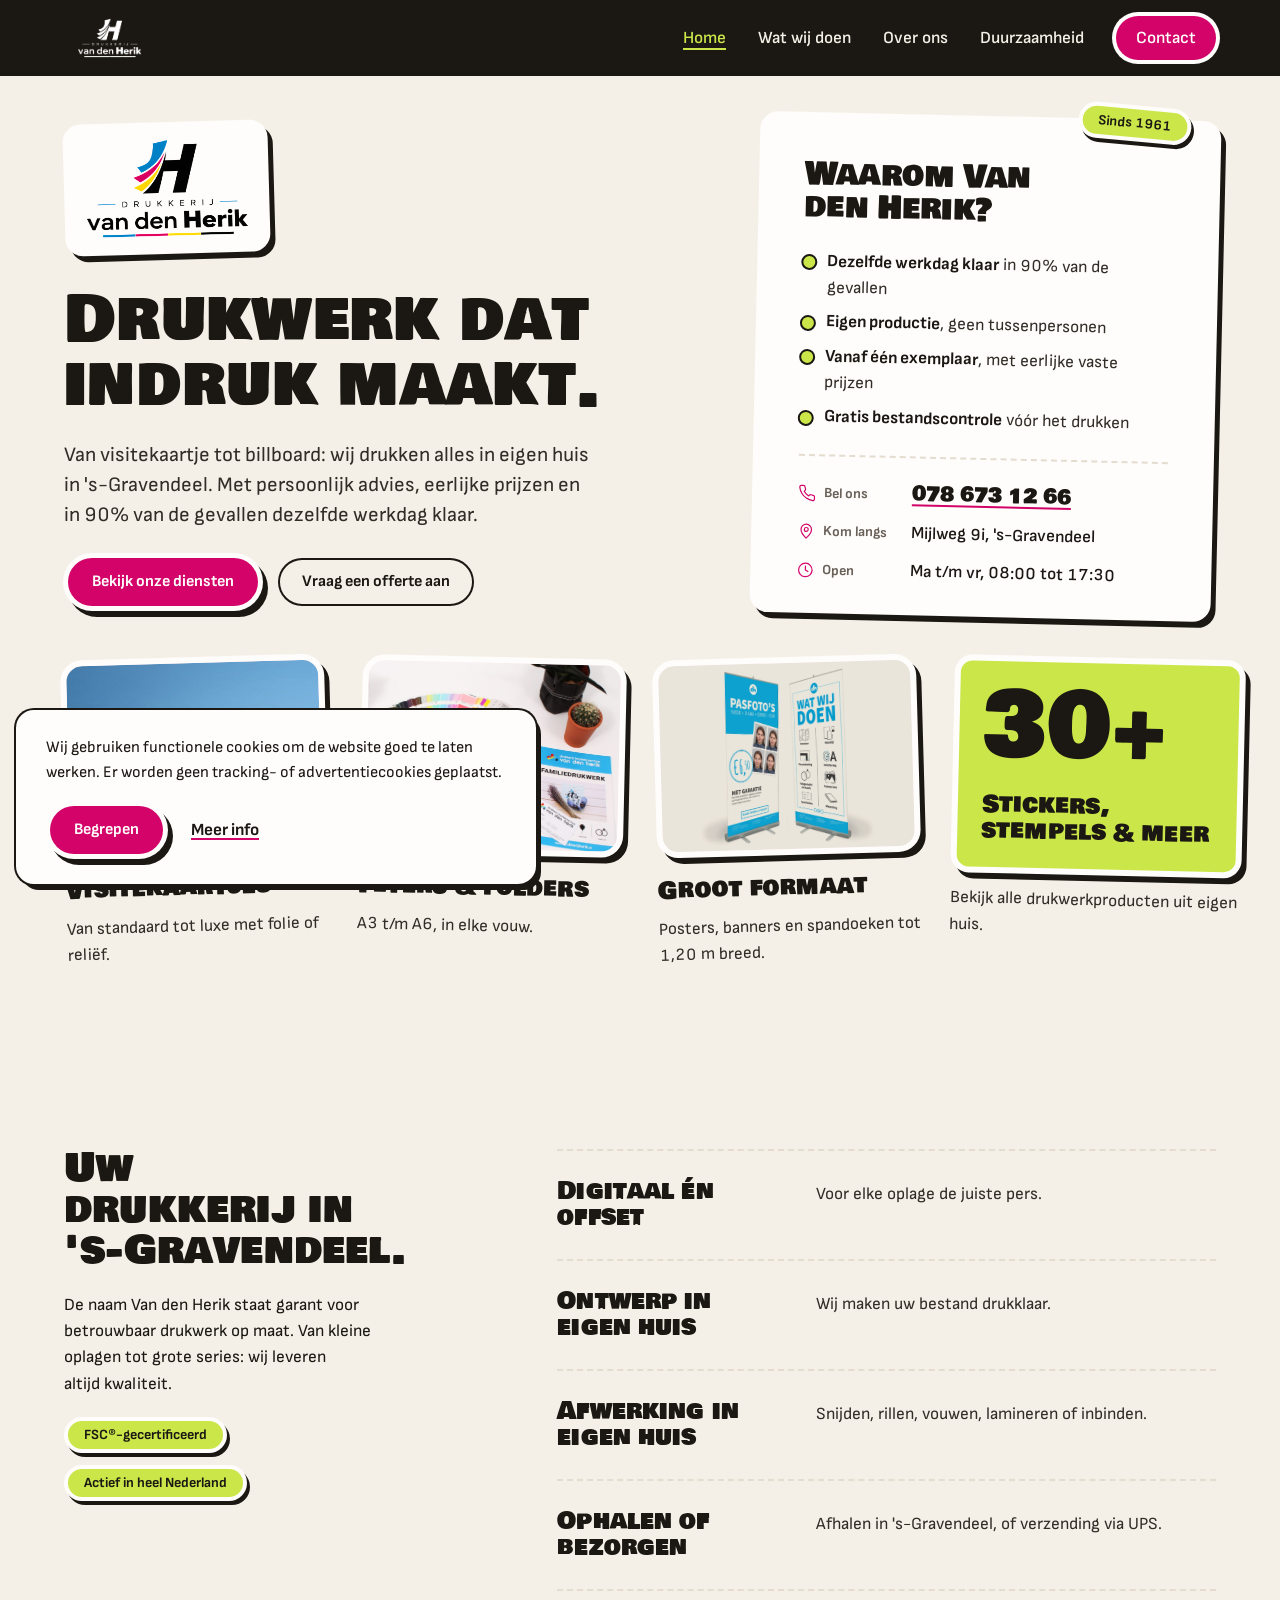
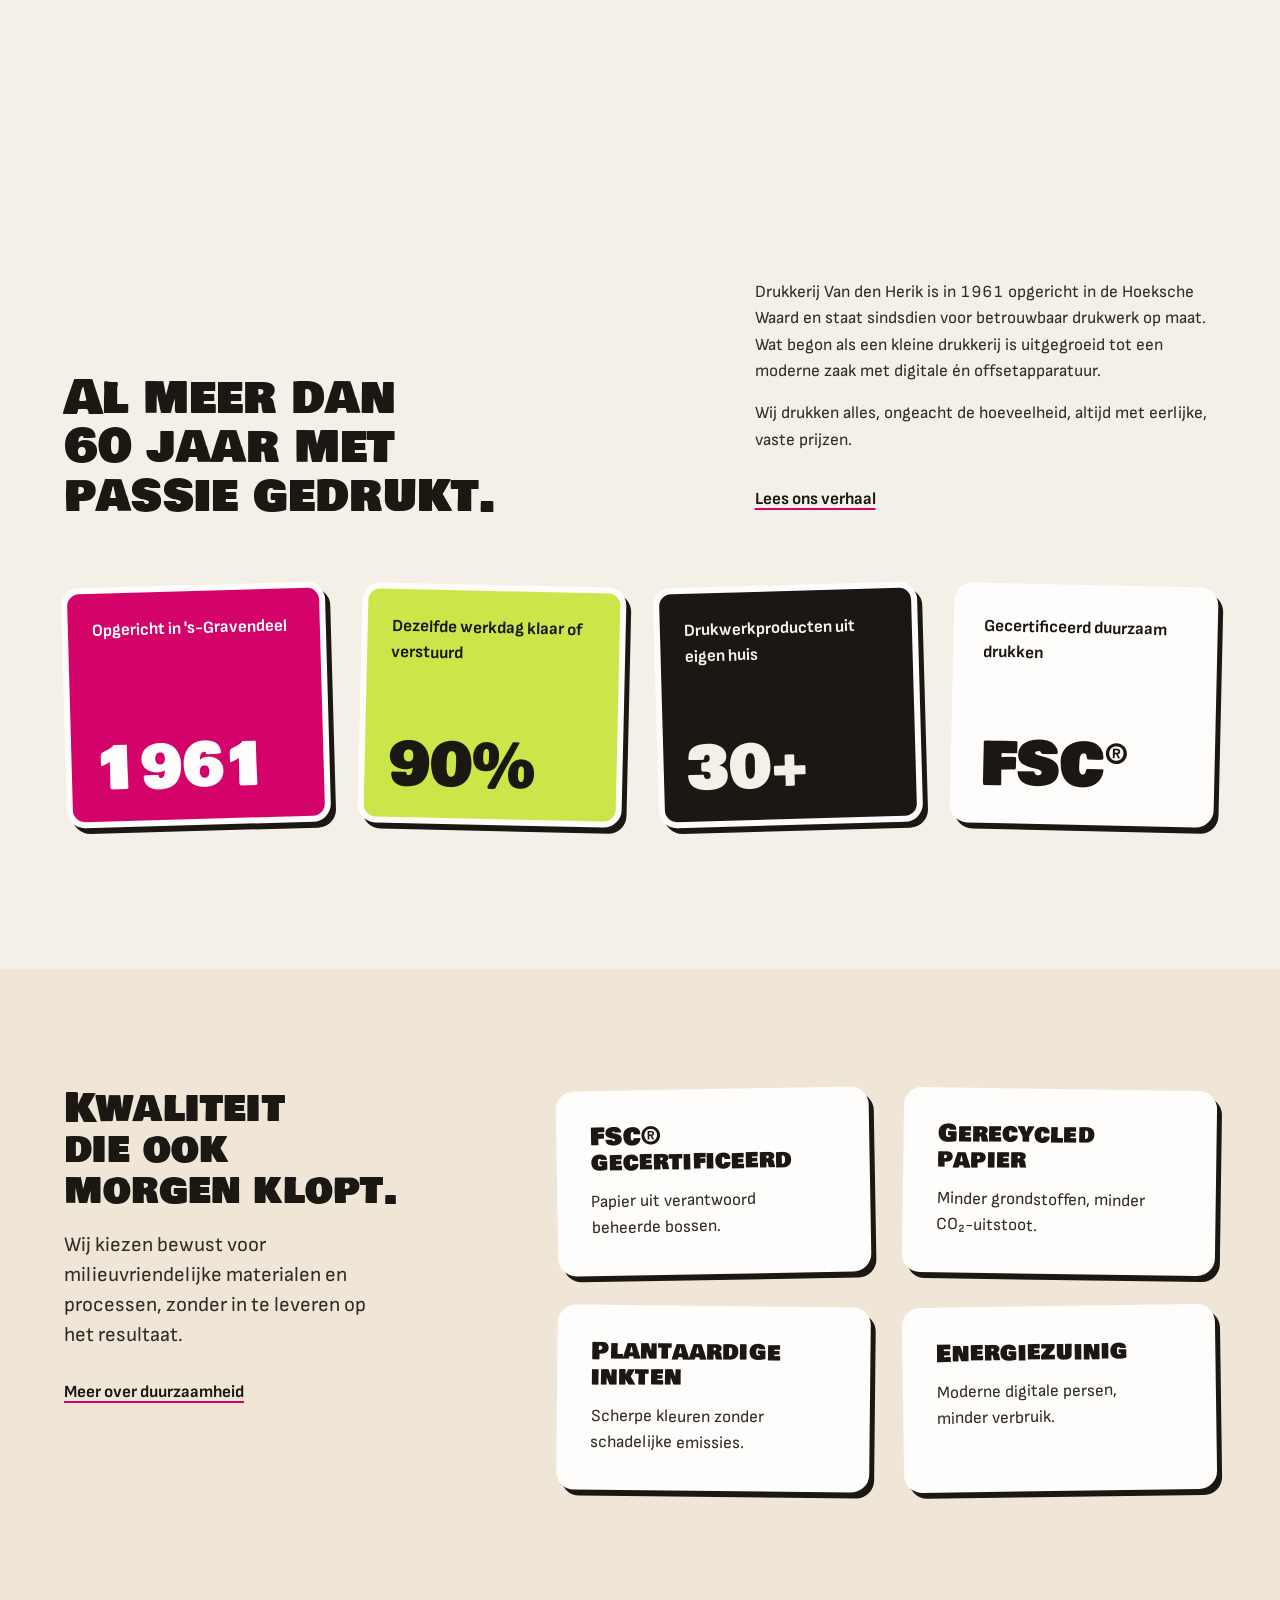
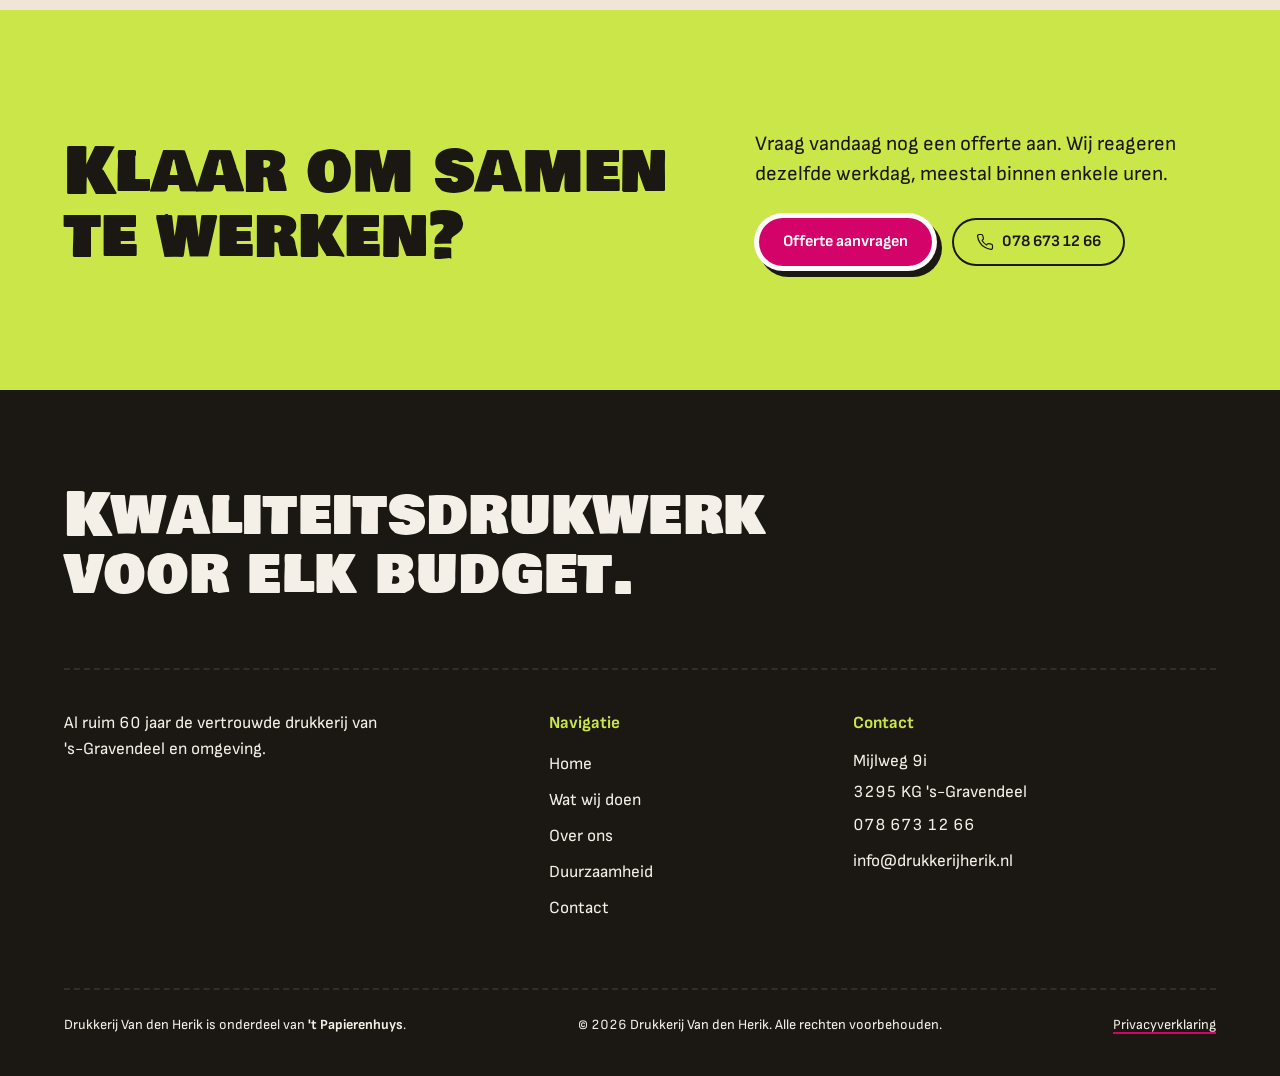
<file: index.html>
<!DOCTYPE html>
<html lang="nl">
<head>
  <meta charset="UTF-8" />
  <meta name="viewport" content="width=device-width, initial-scale=1.0" />
  <title>Drukkerij Van den Herik: kwaliteitsdrukwerk sinds 1961</title>
  <meta name="description" content="Drukkerij Van den Herik levert kwalitatief hoogwaardig drukwerk: visitekaartjes, flyers, folders, banners en meer. Snel, betrouwbaar en scherp geprijsd." />
  <link rel="canonical" href="https://drukkerijherik.nl/" />
  <meta property="og:type" content="website" />
  <meta property="og:site_name" content="Drukkerij Van den Herik" />
  <meta property="og:locale" content="nl_NL" />
  <meta property="og:title" content="Drukkerij Van den Herik: kwaliteitsdrukwerk sinds 1961" />
  <meta property="og:description" content="Drukkerij Van den Herik levert kwalitatief hoogwaardig drukwerk: visitekaartjes, flyers, folders, banners en meer. Snel, betrouwbaar en scherp geprijsd." />
  <meta property="og:url" content="https://drukkerijherik.nl/" />
  <meta property="og:image" content="https://drukkerijherik.nl/og-image.jpg" />
  <meta property="og:image:width" content="1200" />
  <meta property="og:image:height" content="630" />
  <meta property="og:image:alt" content="Drukpers van Drukkerij Van den Herik in volle productie" />
  <meta name="twitter:card" content="summary_large_image" />
  <meta name="twitter:title" content="Drukkerij Van den Herik: kwaliteitsdrukwerk sinds 1961" />
  <meta name="twitter:description" content="Drukkerij Van den Herik levert kwalitatief hoogwaardig drukwerk: visitekaartjes, flyers, folders, banners en meer. Snel, betrouwbaar en scherp geprijsd." />
  <meta name="twitter:image" content="https://drukkerijherik.nl/og-image.jpg" />
  <meta name="twitter:image:alt" content="Drukpers van Drukkerij Van den Herik in volle productie" />
  <link rel="icon" href="logo.png" type="image/png" />
  <link rel="preconnect" href="https://fonts.googleapis.com" />
  <link rel="preconnect" href="https://fonts.gstatic.com" crossorigin />
  <link href="https://fonts.googleapis.com/css2?family=Bowlby+One+SC&amp;family=Sofia+Sans:wght@400;600;700&amp;display=swap" rel="stylesheet" />
  <script>document.documentElement.classList.add('js');</script>
  <link rel="stylesheet" href="css/style.css" />
  <script type="application/ld+json">
  {
    "@context": "https://schema.org",
    "@graph": [
      {
        "@type": "LocalBusiness",
        "@id": "https://drukkerijherik.nl/#bedrijf",
        "name": "Drukkerij Van den Herik",
        "alternateName": "'t Papierenhuys",
        "image": "https://drukkerijherik.nl/logo.png",
        "logo": "https://drukkerijherik.nl/logo.png",
        "url": "https://drukkerijherik.nl/",
        "telephone": "+31786731266",
        "email": "info@drukkerijherik.nl",
        "priceRange": "€€",
        "foundingDate": "1961",
        "address": {
          "@type": "PostalAddress",
          "streetAddress": "Mijlweg 9i",
          "postalCode": "3295 KG",
          "addressLocality": "'s-Gravendeel",
          "addressRegion": "Zuid-Holland",
          "addressCountry": "NL"
        },
        "openingHoursSpecification": [{
          "@type": "OpeningHoursSpecification",
          "dayOfWeek": ["Monday", "Tuesday", "Wednesday", "Thursday", "Friday"],
          "opens": "08:00",
          "closes": "17:30"
        }]
      },
      {
        "@type": "WebSite",
        "@id": "https://drukkerijherik.nl/#website",
        "name": "Drukkerij Van den Herik",
        "url": "https://drukkerijherik.nl/",
        "publisher": { "@id": "https://drukkerijherik.nl/#bedrijf" },
        "inLanguage": "nl-NL"
      },
      {
        "@type": "WebPage",
        "@id": "https://drukkerijherik.nl/#webpagina",
        "url": "https://drukkerijherik.nl/",
        "name": "Drukkerij Van den Herik: kwaliteitsdrukwerk sinds 1961",
        "isPartOf": { "@id": "https://drukkerijherik.nl/#website" },
        "about": { "@id": "https://drukkerijherik.nl/#bedrijf" },
        "inLanguage": "nl-NL"
      }
    ]
  }
  </script>
</head>
<body>
  <a class="skip-link" href="#main">Naar de inhoud</a>
  <svg class="icoon-sprite" aria-hidden="true" focusable="false" width="0" height="0">
    <symbol id="i-klok" viewBox="0 0 24 24" fill="none" stroke="currentColor" stroke-width="1.6" stroke-linecap="round" stroke-linejoin="round">
      <circle cx="12" cy="12" r="9"/><path d="M12 6.8V12l3.4 2"/>
    </symbol>
    <symbol id="i-zegel" viewBox="0 0 24 24" fill="none" stroke="currentColor" stroke-width="1.6" stroke-linecap="round" stroke-linejoin="round">
      <circle cx="12" cy="9" r="6"/><path d="M8.4 14.2 7 22l5-2.6 5 2.6-1.4-7.8"/>
    </symbol>
    <symbol id="i-gesprek" viewBox="0 0 24 24" fill="none" stroke="currentColor" stroke-width="1.6" stroke-linecap="round" stroke-linejoin="round">
      <path d="M21 11.5a8.4 8.4 0 0 1-9 8.4 8.9 8.9 0 0 1-3.4-.7L3 21l1.8-5.4A8.4 8.4 0 1 1 21 11.5z"/>
    </symbol>
    <symbol id="i-prijs" viewBox="0 0 24 24" fill="none" stroke="currentColor" stroke-width="1.6" stroke-linecap="round" stroke-linejoin="round">
      <path d="M3.5 3.5h7.6l9.4 9.4-7.6 7.6-9.4-9.4z"/><circle cx="7.8" cy="7.8" r="1.5"/>
    </symbol>
    <symbol id="i-blad" viewBox="0 0 24 24" fill="none" stroke="currentColor" stroke-width="1.6" stroke-linecap="round" stroke-linejoin="round">
      <path d="M11 20.5a7 7 0 0 1-1.2-13.9C15.5 5.5 19 2.5 19 2.5s2 6-1 11a7 7 0 0 1-7 7z"/><path d="M6 21.5c0-4 2-8 5-10"/>
    </symbol>
    <symbol id="i-boom" viewBox="0 0 24 24" fill="none" stroke="currentColor" stroke-width="1.6" stroke-linecap="round" stroke-linejoin="round">
      <path d="M12 3 7 10h3l-4 6h4v5h4v-5h4l-4-6h3z"/>
    </symbol>
    <symbol id="i-kringloop" viewBox="0 0 24 24" fill="none" stroke="currentColor" stroke-width="1.6" stroke-linecap="round" stroke-linejoin="round">
      <path d="M20 12a8 8 0 1 1-2.3-5.6"/><path d="M20 3v4h-4"/>
    </symbol>
    <symbol id="i-bliksem" viewBox="0 0 24 24" fill="none" stroke="currentColor" stroke-width="1.6" stroke-linecap="round" stroke-linejoin="round">
      <path d="M13 2 4 14h6l-1 8 9-12h-6z"/>
    </symbol>
    <symbol id="i-pin" viewBox="0 0 24 24" fill="none" stroke="currentColor" stroke-width="1.6" stroke-linecap="round" stroke-linejoin="round">
      <path d="M12 21.5s-7-6.1-7-11.5a7 7 0 0 1 14 0c0 5.4-7 11.5-7 11.5z"/><circle cx="12" cy="10" r="2.6"/>
    </symbol>
    <symbol id="i-telefoon" viewBox="0 0 24 24" fill="none" stroke="currentColor" stroke-width="1.6" stroke-linecap="round" stroke-linejoin="round">
      <path d="M22 16.9v3a2 2 0 0 1-2.2 2 19.8 19.8 0 0 1-8.6-3.1 19.5 19.5 0 0 1-6-6A19.8 19.8 0 0 1 2.1 4.2 2 2 0 0 1 4.1 2h3a2 2 0 0 1 2 1.7c.1 1 .4 1.9.7 2.8a2 2 0 0 1-.5 2.1L8.1 9.9a16 16 0 0 0 6 6l1.3-1.3a2 2 0 0 1 2.1-.4c.9.3 1.8.6 2.8.7a2 2 0 0 1 1.7 2z"/>
    </symbol>
  </svg>
  <div id="scroll-voortgang" aria-hidden="true"></div>

  <!-- ===== NAVIGATIE ===== -->
  <nav class="navbar">
    <div class="container navbar__inner">
      <a href="/" class="navbar__logo">
        <img src="logo-licht.png" width="1774" height="887" alt="Drukkerij Van den Herik" class="navbar__logo-img" />
      </a>

      <button class="hamburger" id="hamburger" aria-label="Menu openen">
        <span></span><span></span><span></span>
      </button>

      <ul class="navbar__menu" id="nav-menu">
        <li><a href="/" class="actief">Home</a></li>
        <li><a href="diensten">Wat wij doen</a></li>
        <li><a href="over-ons">Over ons</a></li>
        <li><a href="duurzaamheid">Duurzaamheid</a></li>
        <li><a href="contact" class="knop--nav-cta">Contact</a></li>
      </ul>
    </div>
  </nav>

  <main id="main">

    <!-- ===== HERO: Index, de producten zijn het beeld ===== -->
    <header class="hero hero--index" id="hero">
      <div class="container">
        <div class="hero__kop hero__kop--balie">
          <div class="hero__merk">
            <img src="logo-kleur.png" width="640" height="384" alt="Logo Drukkerij Van den Herik" class="hero__logo diecut kantel-l" />
            <h1>Drukwerk dat indruk maakt.</h1>
            <p class="lead">Van visitekaartje tot billboard: wij drukken alles in eigen huis in <span class="heel">'s-Gravendeel</span>. Met persoonlijk advies, eerlijke prijzen en in 90% van de gevallen dezelfde werkdag klaar.</p>
            <div class="knoppen">
              <a href="diensten" class="knop knop--primair">Bekijk onze diensten</a>
              <a href="contact" class="knop">Vraag een offerte aan</a>
            </div>
          </div>
          <aside class="balie diecut kantel-r" aria-labelledby="balie-titel">
            <span class="tag balie__tag">Sinds 1961</span>
            <h2 class="balie__titel" id="balie-titel">Waarom Van den Herik?</h2>
            <ul class="product__lijst balie__lijst">
              <li><strong>Dezelfde werkdag klaar</strong> in 90% van de gevallen</li>
              <li><strong>Eigen productie</strong>, geen tussenpersonen</li>
              <li><strong>Vanaf één exemplaar</strong>, met eerlijke vaste prijzen</li>
              <li><strong>Gratis bestandscontrole</strong> vóór het drukken</li>
            </ul>
            <dl class="balie__info">
              <div class="balie__rij"><dt><svg aria-hidden="true"><use href="#i-telefoon"/></svg>Bel ons</dt><dd><a href="tel:+31786731266" class="balie__tel">078 673 12 66</a></dd></div>
              <div class="balie__rij"><dt><svg aria-hidden="true"><use href="#i-pin"/></svg>Kom langs</dt><dd>Mijlweg 9i, <span class="heel">'s-Gravendeel</span></dd></div>
              <div class="balie__rij"><dt><svg aria-hidden="true"><use href="#i-klok"/></svg>Open</dt><dd>Ma t/m vr, 08:00 tot 17:30</dd></div>
            </dl>
          </aside>
        </div>

        <ul class="catalogus" aria-label="Wat wij drukken">
          <li>
            <a href="diensten" class="kaart">
              <span class="foto"><img src="foto-visitekaartjes.jpg" width="1200" height="900" alt="Uitgewaaierde visitekaartjes van Drukkerij Van den Herik" fetchpriority="high" /></span>
              <span class="kaart__titel">Visitekaartjes</span>
              <span class="kaart__regel">Van standaard tot luxe met folie of reliëf.</span>
            </a>
          </li>
          <li>
            <a href="diensten" class="kaart">
              <span class="foto"><img src="foto-flyers.jpg" width="1200" height="900" alt="Flyer Familiedrukwerk met envelop, pen en kleurwaaier" /></span>
              <span class="kaart__titel">Flyers &amp; folders</span>
              <span class="kaart__regel">A3 t/m A6, in elke vouw.</span>
            </a>
          </li>
          <li>
            <a href="diensten" class="kaart">
              <span class="foto"><img src="foto-spandoeken.jpg" width="1200" height="900" alt="Twee roll-up banners van Drukkerij Van den Herik" /></span>
              <span class="kaart__titel">Groot formaat</span>
              <span class="kaart__regel">Posters, banners en spandoeken tot 1,20&nbsp;m breed.</span>
            </a>
          </li>
          <li>
            <a href="diensten" class="kaart">
              <span class="vulling vulling--limoen">
                <span class="kaart__getal">30+</span>
                <span class="kaart__titel">Stickers, stempels &amp; meer</span>
              </span>
              <span class="kaart__regel">Bekijk alle drukwerkproducten uit eigen huis.</span>
            </a>
          </li>
        </ul>
      </div>
    </header>

    <!-- ===== WAT U VAN ONS KRIJGT: rijen ===== -->
    <section class="sectie" id="intro">
      <div class="container raster">
        <div class="zij">
          <h2>Uw drukkerij in <span class="heel">'s-Gravendeel.</span></h2>
          <p>De naam Van den Herik staat garant voor betrouwbaar drukwerk op maat. Van kleine oplagen tot grote series: wij leveren altijd kwaliteit.</p>
          <ul class="tags" aria-label="In het kort">
            <li class="tag">FSC®-gecertificeerd</li>
            <li class="tag">Actief in heel Nederland</li>
          </ul>
        </div>
        <ul class="rijen">
          <li class="rij"><span class="rij__titel">Digitaal én offset</span><span class="rij__tekst">Voor elke oplage de juiste pers.</span></li>
          <li class="rij"><span class="rij__titel">Ontwerp in eigen huis</span><span class="rij__tekst">Wij maken uw bestand drukklaar.</span></li>
          <li class="rij"><span class="rij__titel">Afwerking in eigen huis</span><span class="rij__tekst">Snijden, rillen, vouwen, lamineren of inbinden.</span></li>
          <li class="rij"><span class="rij__titel">Ophalen of bezorgen</span><span class="rij__tekst">Afhalen in 's-Gravendeel, of verzending via UPS.</span></li>
        </ul>
      </div>
    </section>

    <!-- ===== SINDS 1961: cijfers als gestanste vullingen ===== -->
    <section class="sectie">
      <div class="container">
        <div class="kop kop--split">
          <h2>Al meer dan 60 jaar met passie gedrukt.</h2>
          <div class="kop__tekst">
            <p>Drukkerij Van den Herik is in 1961 opgericht in de Hoeksche Waard en staat sindsdien voor betrouwbaar drukwerk op maat. Wat begon als een kleine drukkerij is uitgegroeid tot een moderne zaak met digitale én offsetapparatuur.</p>
            <p>Wij drukken alles, ongeacht de hoeveelheid, altijd met eerlijke, vaste prijzen.</p>
            <a href="over-ons" class="tekstlink">Lees ons verhaal</a>
          </div>
        </div>
        <dl class="cijfers">
          <div class="cijfer vulling vulling--roze">
            <dt class="cijfer__label">Opgericht in <span class="heel">'s-Gravendeel</span></dt>
            <dd class="cijfer__getal">1961</dd>
          </div>
          <div class="cijfer vulling vulling--limoen">
            <dt class="cijfer__label">Dezelfde werkdag klaar of verstuurd</dt>
            <dd class="cijfer__getal">90%</dd>
          </div>
          <div class="cijfer vulling vulling--inkt">
            <dt class="cijfer__label">Drukwerkproducten uit eigen huis</dt>
            <dd class="cijfer__getal">30+</dd>
          </div>
          <div class="cijfer vulling vulling--wit">
            <dt class="cijfer__label">Gecertificeerd duurzaam drukken</dt>
            <dd class="cijfer__getal">FSC<sup>®</sup></dd>
          </div>
        </dl>
      </div>
    </section>

    <!-- ===== DUURZAAM: kop opzij, vier kaarten ===== -->
    <section class="band band--papier">
      <div class="container raster">
        <div class="zij">
          <h2>Kwaliteit die ook morgen klopt.</h2>
          <p class="lead">Wij kiezen bewust voor milieuvriendelijke materialen en processen, zonder in te leveren op het resultaat.</p>
          <a href="duurzaamheid" class="tekstlink">Meer over duurzaamheid</a>
        </div>
        <ul class="feitkaarten body">
          <li class="feitkaart diecut"><h3>FSC® gecertificeerd</h3><p>Papier uit verantwoord beheerde bossen.</p></li>
          <li class="feitkaart diecut"><h3>Gerecycled papier</h3><p>Minder grondstoffen, minder CO₂-uitstoot.</p></li>
          <li class="feitkaart diecut"><h3>Plantaardige inkten</h3><p>Scherpe kleuren zonder schadelijke emissies.</p></li>
          <li class="feitkaart diecut"><h3>Energiezuinig</h3><p>Moderne digitale persen, minder verbruik.</p></li>
        </ul>
      </div>
    </section>

    <!-- ===== SLOT: limoen veld ===== -->
    <section class="band band--limoen">
      <div class="container slot">
        <h2>Klaar om samen te werken?</h2>
        <div class="slot__tekst">
          <p class="lead">Vraag vandaag nog een offerte aan. Wij reageren dezelfde werkdag, meestal binnen enkele uren.</p>
          <div class="knoppen">
            <a href="contact" class="knop knop--primair">Offerte aanvragen</a>
            <a href="tel:+31786731266" class="knop"><svg aria-hidden="true"><use href="#i-telefoon"/></svg>078 673 12 66</a>
          </div>
        </div>
      </div>
    </section>

  </main>

  <!-- ===== FOOTER: het statement ===== -->
  <footer class="footer">
    <div class="container">
      <p class="footer__statement">Kwaliteits&shy;drukwerk voor elk budget.</p>
      <div class="footer__raster">
        <div>
          <p class="footer__beschrijving">Al ruim 60 jaar de vertrouwde drukkerij van <span class="heel">'s-Gravendeel</span> en omgeving.</p>
        </div>
        <div>
          <p class="footer__koptekst">Navigatie</p>
          <ul class="footer__links">
            <li><a href="/">Home</a></li>
            <li><a href="diensten">Wat wij doen</a></li>
            <li><a href="over-ons">Over ons</a></li>
            <li><a href="duurzaamheid">Duurzaamheid</a></li>
            <li><a href="contact">Contact</a></li>
          </ul>
        </div>
        <div>
          <p class="footer__koptekst">Contact</p>
          <ul class="footer__links">
            <li>Mijlweg 9i</li>
            <li>3295 KG <span class="heel">'s-Gravendeel</span></li>
            <li><a href="tel:+31786731266">078 673 12 66</a></li>
            <li><a href="mailto:info@drukkerijherik.nl">info@drukkerijherik.nl</a></li>
          </ul>
        </div>
      </div>
      <div class="footer__bodem">
        <span>Drukkerij Van den Herik is onderdeel van <strong class="footer__merknaam">'t Papierenhuys</strong>.</span>
        <span>&copy; 2026 Drukkerij Van den Herik. Alle rechten voorbehouden.</span>
        <a href="privacy" class="footer__privacy">Privacyverklaring</a>
      </div>
    </div>
  </footer>

  <script src="js/main.js"></script>
</body>
</html>
</file>
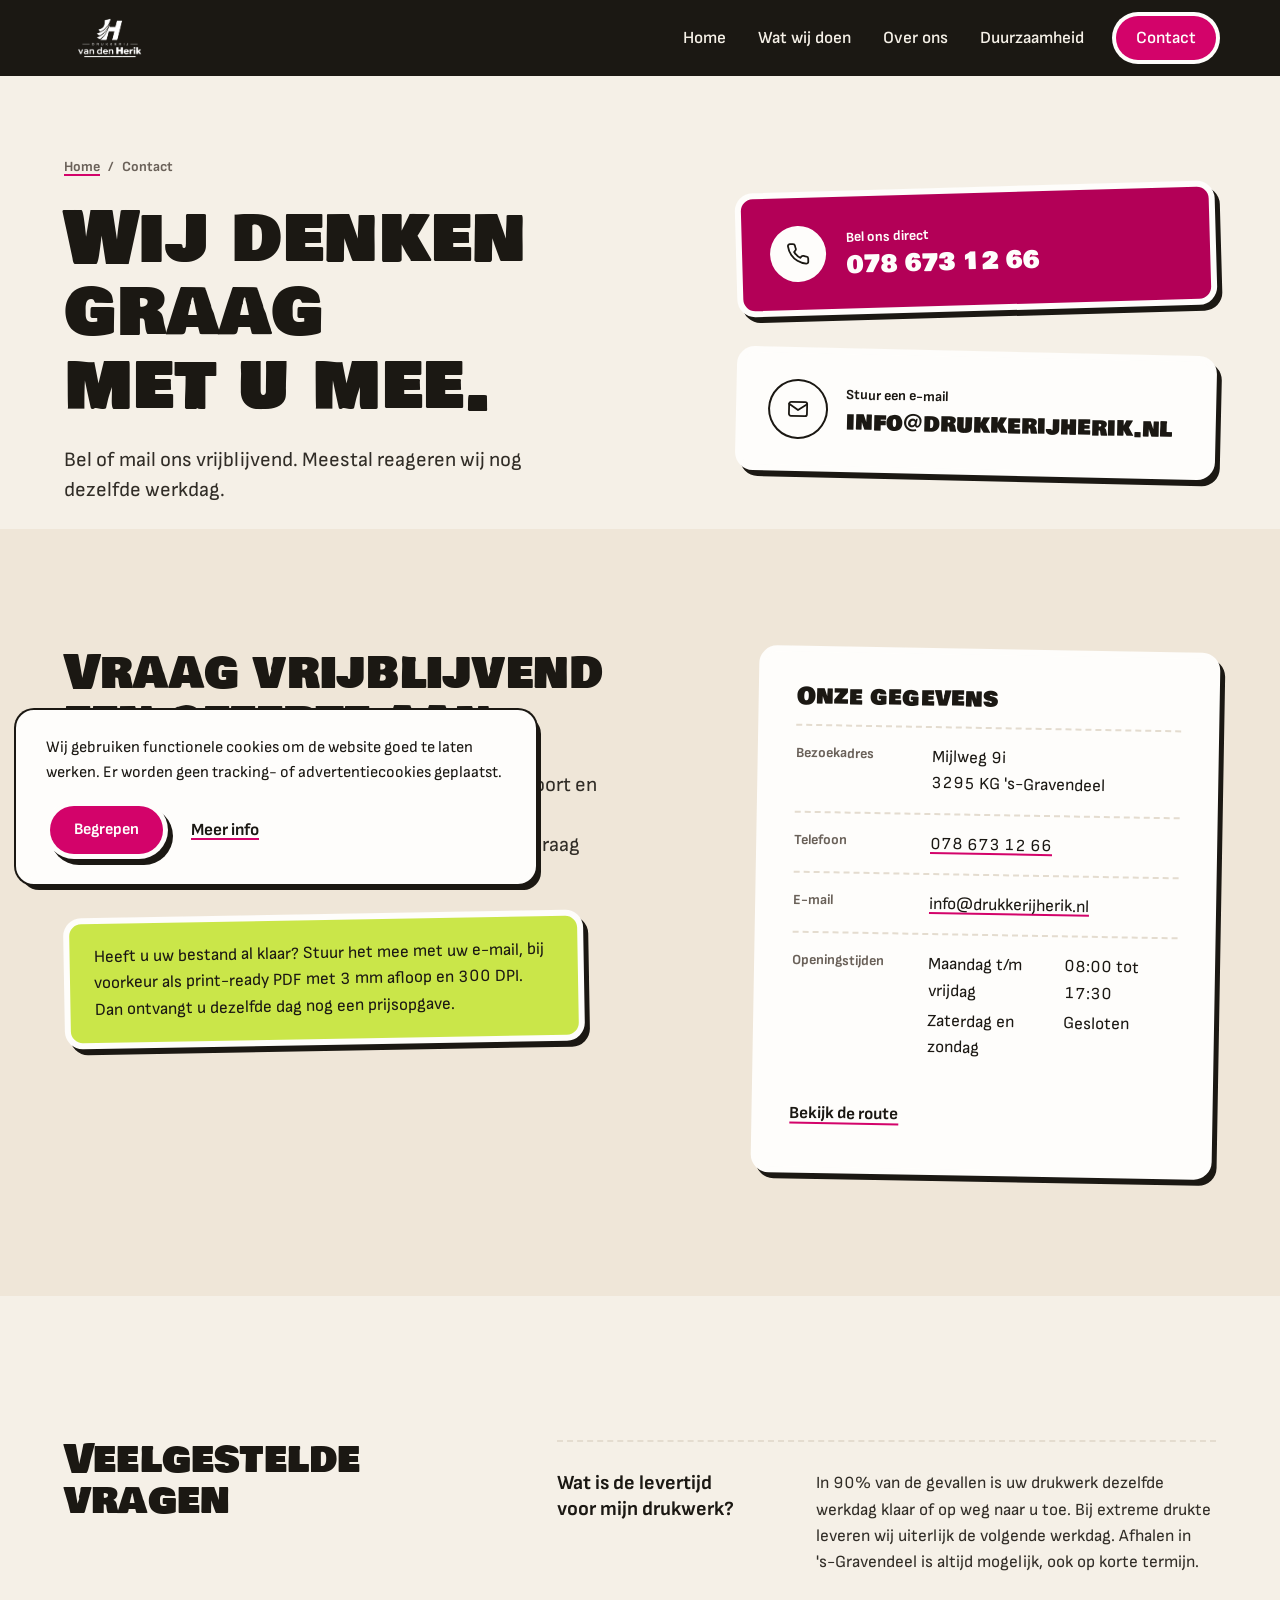
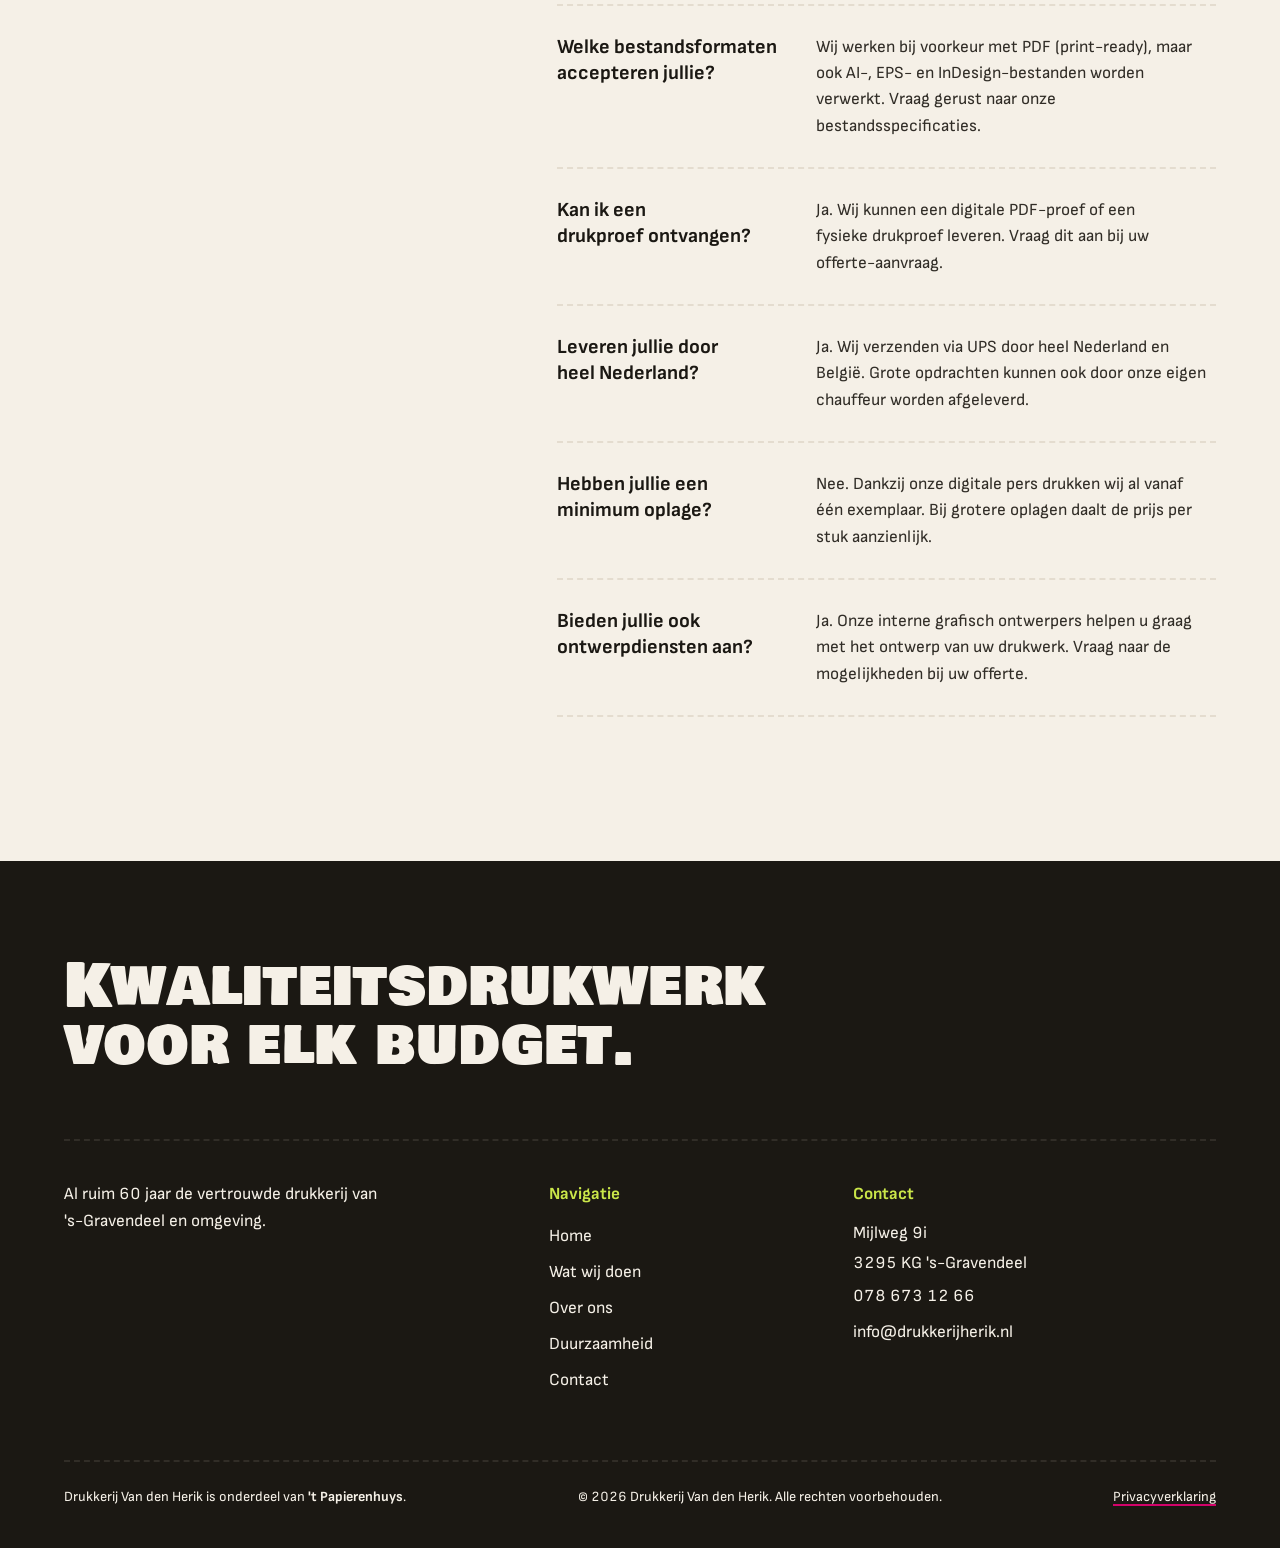
<file: contact.html>
<!DOCTYPE html>
<html lang="nl">
<head>
  <meta charset="UTF-8" />
  <meta name="viewport" content="width=device-width, initial-scale=1.0" />
  <title>Contact | Drukkerij Van den Herik</title>
  <meta name="description" content="Neem contact op met Drukkerij Van den Herik. Vraag een offerte aan, stel uw vraag of kom langs op ons adres in 's-Gravendeel." />
  <link rel="canonical" href="https://drukkerijherik.nl/contact" />
  <meta property="og:type" content="website" />
  <meta property="og:site_name" content="Drukkerij Van den Herik" />
  <meta property="og:locale" content="nl_NL" />
  <meta property="og:title" content="Contact | Drukkerij Van den Herik" />
  <meta property="og:description" content="Neem contact op met Drukkerij Van den Herik. Vraag een offerte aan, stel uw vraag of kom langs op ons adres in 's-Gravendeel." />
  <meta property="og:url" content="https://drukkerijherik.nl/contact" />
  <meta property="og:image" content="https://drukkerijherik.nl/og-image.jpg" />
  <meta property="og:image:width" content="1200" />
  <meta property="og:image:height" content="630" />
  <meta property="og:image:alt" content="Drukpers van Drukkerij Van den Herik in volle productie" />
  <meta name="twitter:card" content="summary_large_image" />
  <meta name="twitter:title" content="Contact | Drukkerij Van den Herik" />
  <meta name="twitter:description" content="Neem contact op met Drukkerij Van den Herik. Vraag een offerte aan, stel uw vraag of kom langs op ons adres in 's-Gravendeel." />
  <meta name="twitter:image" content="https://drukkerijherik.nl/og-image.jpg" />
  <meta name="twitter:image:alt" content="Drukpers van Drukkerij Van den Herik in volle productie" />
  <link rel="icon" href="logo.png" type="image/png" />
  <link rel="preconnect" href="https://fonts.googleapis.com" />
  <link rel="preconnect" href="https://fonts.gstatic.com" crossorigin />
  <link href="https://fonts.googleapis.com/css2?family=Bowlby+One+SC&amp;family=Sofia+Sans:wght@400;600;700&amp;display=swap" rel="stylesheet" />
  <script>document.documentElement.classList.add('js');</script>
  <link rel="stylesheet" href="css/style.css" />
  <script type="application/ld+json">
  {
    "@context": "https://schema.org",
    "@graph": [
      {
        "@type": "LocalBusiness",
        "@id": "https://drukkerijherik.nl/#bedrijf",
        "name": "Drukkerij Van den Herik",
        "alternateName": "'t Papierenhuys",
        "image": "https://drukkerijherik.nl/logo.png",
        "logo": "https://drukkerijherik.nl/logo.png",
        "url": "https://drukkerijherik.nl/",
        "telephone": "+31786731266",
        "email": "info@drukkerijherik.nl",
        "priceRange": "€€",
        "foundingDate": "1961",
        "address": {
          "@type": "PostalAddress",
          "streetAddress": "Mijlweg 9i",
          "postalCode": "3295 KG",
          "addressLocality": "'s-Gravendeel",
          "addressRegion": "Zuid-Holland",
          "addressCountry": "NL"
        },
        "openingHoursSpecification": [{
          "@type": "OpeningHoursSpecification",
          "dayOfWeek": ["Monday", "Tuesday", "Wednesday", "Thursday", "Friday"],
          "opens": "08:00",
          "closes": "17:30"
        }]
      },
      {
        "@type": "ContactPage",
        "@id": "https://drukkerijherik.nl/contact#webpagina",
        "url": "https://drukkerijherik.nl/contact",
        "name": "Contact | Drukkerij Van den Herik",
        "isPartOf": { "@id": "https://drukkerijherik.nl/#website" },
        "about": { "@id": "https://drukkerijherik.nl/#bedrijf" },
        "inLanguage": "nl-NL"
      },
      {
        "@type": "BreadcrumbList",
        "@id": "https://drukkerijherik.nl/contact#broodkruimel",
        "itemListElement": [
          { "@type": "ListItem", "position": 1, "name": "Home", "item": "https://drukkerijherik.nl/" },
          { "@type": "ListItem", "position": 2, "name": "Contact", "item": "https://drukkerijherik.nl/contact" }
        ]
      }
    ]
  }
  </script>
</head>
<body>
  <a class="skip-link" href="#main">Naar de inhoud</a>
  <div id="scroll-voortgang" aria-hidden="true"></div>

  <!-- ===== NAVIGATIE ===== -->
  <nav class="navbar">
    <div class="container navbar__inner">
      <a href="/" class="navbar__logo">
        <img src="logo-licht.png" width="1774" height="887" alt="Drukkerij Van den Herik" class="navbar__logo-img" />
      </a>
      <button class="hamburger" id="hamburger" aria-label="Menu openen">
        <span></span><span></span><span></span>
      </button>
      <ul class="navbar__menu" id="nav-menu">
        <li><a href="/">Home</a></li>
        <li><a href="diensten">Wat wij doen</a></li>
        <li><a href="over-ons">Over ons</a></li>
        <li><a href="duurzaamheid">Duurzaamheid</a></li>
        <li><a href="contact" class="actief knop--nav-cta">Contact</a></li>
      </ul>
    </div>
  </nav>

  <main id="main">

    <!-- ===== HERO: Counter, de actie is het beeld ===== -->
    <header class="hero hero--counter">
      <div class="container hero__raster hero__raster--counter">
        <div class="hero__links">
          <p class="broodkruimel"><a href="/">Home</a><span aria-hidden="true">/</span>Contact</p>
          <h1>Wij denken graag met u mee.</h1>
          <p class="lead">Bel of mail ons vrijblijvend. Meestal reageren wij nog dezelfde werkdag.</p>
        </div>
        <div class="acties">
          <a href="tel:+31786731266" class="actie vulling vulling--roze kantel-l">
            <span class="actie__icoon" aria-hidden="true"><svg viewBox="0 0 24 24" fill="none" stroke="currentColor" stroke-width="1.8" stroke-linecap="round" stroke-linejoin="round"><path d="M22 16.9v3a2 2 0 0 1-2.2 2 19.8 19.8 0 0 1-8.6-3.1 19.5 19.5 0 0 1-6-6A19.8 19.8 0 0 1 2.1 4.2 2 2 0 0 1 4.1 2h3a2 2 0 0 1 2 1.7c.1 1 .4 1.9.7 2.8a2 2 0 0 1-.5 2.1L8.1 9.9a16 16 0 0 0 6 6l1.3-1.3a2 2 0 0 1 2.1-.5c.9.3 1.8.6 2.8.7a2 2 0 0 1 1.7 2z"/></svg></span>
            <span class="actie__label">Bel ons direct</span>
            <span class="actie__waarde">078 673 12 66</span>
          </a>
          <a href="mailto:info@drukkerijherik.nl" class="actie vulling vulling--wit kantel-r">
            <span class="actie__icoon" aria-hidden="true"><svg viewBox="0 0 24 24" fill="none" stroke="currentColor" stroke-width="1.8" stroke-linecap="round" stroke-linejoin="round"><rect x="3" y="5" width="18" height="14" rx="2"/><path d="m3 7 9 6 9-6"/></svg></span>
            <span class="actie__label">Stuur een e-mail</span>
            <span class="actie__waarde">info@drukkerijherik.nl</span>
          </a>
        </div>
      </div>
    </header>

    <!-- ===== OFFERTE EN GEGEVENS ===== -->
    <section class="band band--papier">
      <div class="container raster">
        <div class="contact__tekst">
          <h2>Vraag vrijblijvend een offerte aan.</h2>
          <p class="lead">Vertel ons wat u nodig heeft (oplage, formaat, papiersoort en gewenste leverdatum) en wij sturen u een scherpe prijsopgave. Weet u het nog niet precies? Wij denken graag met u mee.</p>
          <p class="notitie vulling vulling--limoen">Heeft u uw bestand al klaar? Stuur het mee met uw e-mail, bij voorkeur als print-ready PDF met 3&nbsp;mm afloop en 300&nbsp;DPI. Dan ontvangt u dezelfde dag nog een prijsopgave.</p>
        </div>
        <aside class="gegevens diecut contact__gegevens">
          <h2>Onze gegevens</h2>
          <dl>
            <div class="gegevens__rij"><dt>Bezoekadres</dt><dd>Mijlweg 9i<br />3295 KG <span class="heel">'s-Gravendeel</span></dd></div>
            <div class="gegevens__rij"><dt>Telefoon</dt><dd><a href="tel:+31786731266">078 673 12 66</a></dd></div>
            <div class="gegevens__rij"><dt>E-mail</dt><dd><a href="mailto:info@drukkerijherik.nl" class="ct-mail">info@drukkerijherik.nl</a></dd></div>
            <div class="gegevens__rij"><dt>Openingstijden</dt><dd class="uren"><span>Maandag t/m vrijdag</span><span>08:00 tot 17:30</span><span>Zaterdag en zondag</span><span>Gesloten</span></dd></div>
          </dl>
          <a class="tekstlink" href="https://www.google.com/maps/search/?api=1&amp;query=Mijlweg+9i+3295+KG+%27s-Gravendeel" target="_blank" rel="noopener">Bekijk de route</a>
        </aside>
      </div>
    </section>

    <!-- ===== VEELGESTELDE VRAGEN: rijen ===== -->
    <section class="sectie">
      <div class="container raster">
        <div class="zij">
          <h2>Veelgestelde vragen</h2>
        </div>
        <div class="vragen body">
          <div class="vraag"><h3>Wat is de levertijd voor mijn drukwerk?</h3><p>In 90% van de gevallen is uw drukwerk dezelfde werkdag klaar of op weg naar u toe. Bij extreme drukte leveren wij uiterlijk de volgende werkdag. Afhalen in <span class="heel">'s-Gravendeel</span> is altijd mogelijk, ook op korte termijn.</p></div>
          <div class="vraag"><h3>Welke bestandsformaten accepteren jullie?</h3><p>Wij werken bij voorkeur met PDF (print-ready), maar ook AI-, EPS- en InDesign-bestanden worden verwerkt. Vraag gerust naar onze bestandsspecificaties.</p></div>
          <div class="vraag"><h3>Kan ik een drukproef ontvangen?</h3><p>Ja. Wij kunnen een digitale PDF-proef of een fysieke drukproef leveren. Vraag dit aan bij uw offerte-aanvraag.</p></div>
          <div class="vraag"><h3>Leveren jullie door heel Nederland?</h3><p>Ja. Wij verzenden via UPS door heel Nederland en België. Grote opdrachten kunnen ook door onze eigen chauffeur worden afgeleverd.</p></div>
          <div class="vraag"><h3>Hebben jullie een minimum oplage?</h3><p>Nee. Dankzij onze digitale pers drukken wij al vanaf één exemplaar. Bij grotere oplagen daalt de prijs per stuk aanzienlijk.</p></div>
          <div class="vraag"><h3>Bieden jullie ook ontwerpdiensten aan?</h3><p>Ja. Onze interne grafisch ontwerpers helpen u graag met het ontwerp van uw drukwerk. Vraag naar de mogelijkheden bij uw offerte.</p></div>
        </div>
      </div>
    </section>

  </main>

  <!-- ===== FOOTER: het statement ===== -->
  <footer class="footer">
    <div class="container">
      <p class="footer__statement">Kwaliteits&shy;drukwerk voor elk budget.</p>
      <div class="footer__raster">
        <div>
          <p class="footer__beschrijving">Al ruim 60 jaar de vertrouwde drukkerij van <span class="heel">'s-Gravendeel</span> en omgeving.</p>
        </div>
        <div>
          <p class="footer__koptekst">Navigatie</p>
          <ul class="footer__links">
            <li><a href="/">Home</a></li>
            <li><a href="diensten">Wat wij doen</a></li>
            <li><a href="over-ons">Over ons</a></li>
            <li><a href="duurzaamheid">Duurzaamheid</a></li>
            <li><a href="contact">Contact</a></li>
          </ul>
        </div>
        <div>
          <p class="footer__koptekst">Contact</p>
          <ul class="footer__links">
            <li>Mijlweg 9i</li>
            <li>3295 KG <span class="heel">'s-Gravendeel</span></li>
            <li><a href="tel:+31786731266">078 673 12 66</a></li>
            <li><a href="mailto:info@drukkerijherik.nl">info@drukkerijherik.nl</a></li>
          </ul>
        </div>
      </div>
      <div class="footer__bodem">
        <span>Drukkerij Van den Herik is onderdeel van <strong class="footer__merknaam">'t Papierenhuys</strong>.</span>
        <span>&copy; 2026 Drukkerij Van den Herik. Alle rechten voorbehouden.</span>
        <a href="privacy" class="footer__privacy">Privacyverklaring</a>
      </div>
    </div>
  </footer>

  <script src="js/main.js"></script>
</body>
</html>
</file>
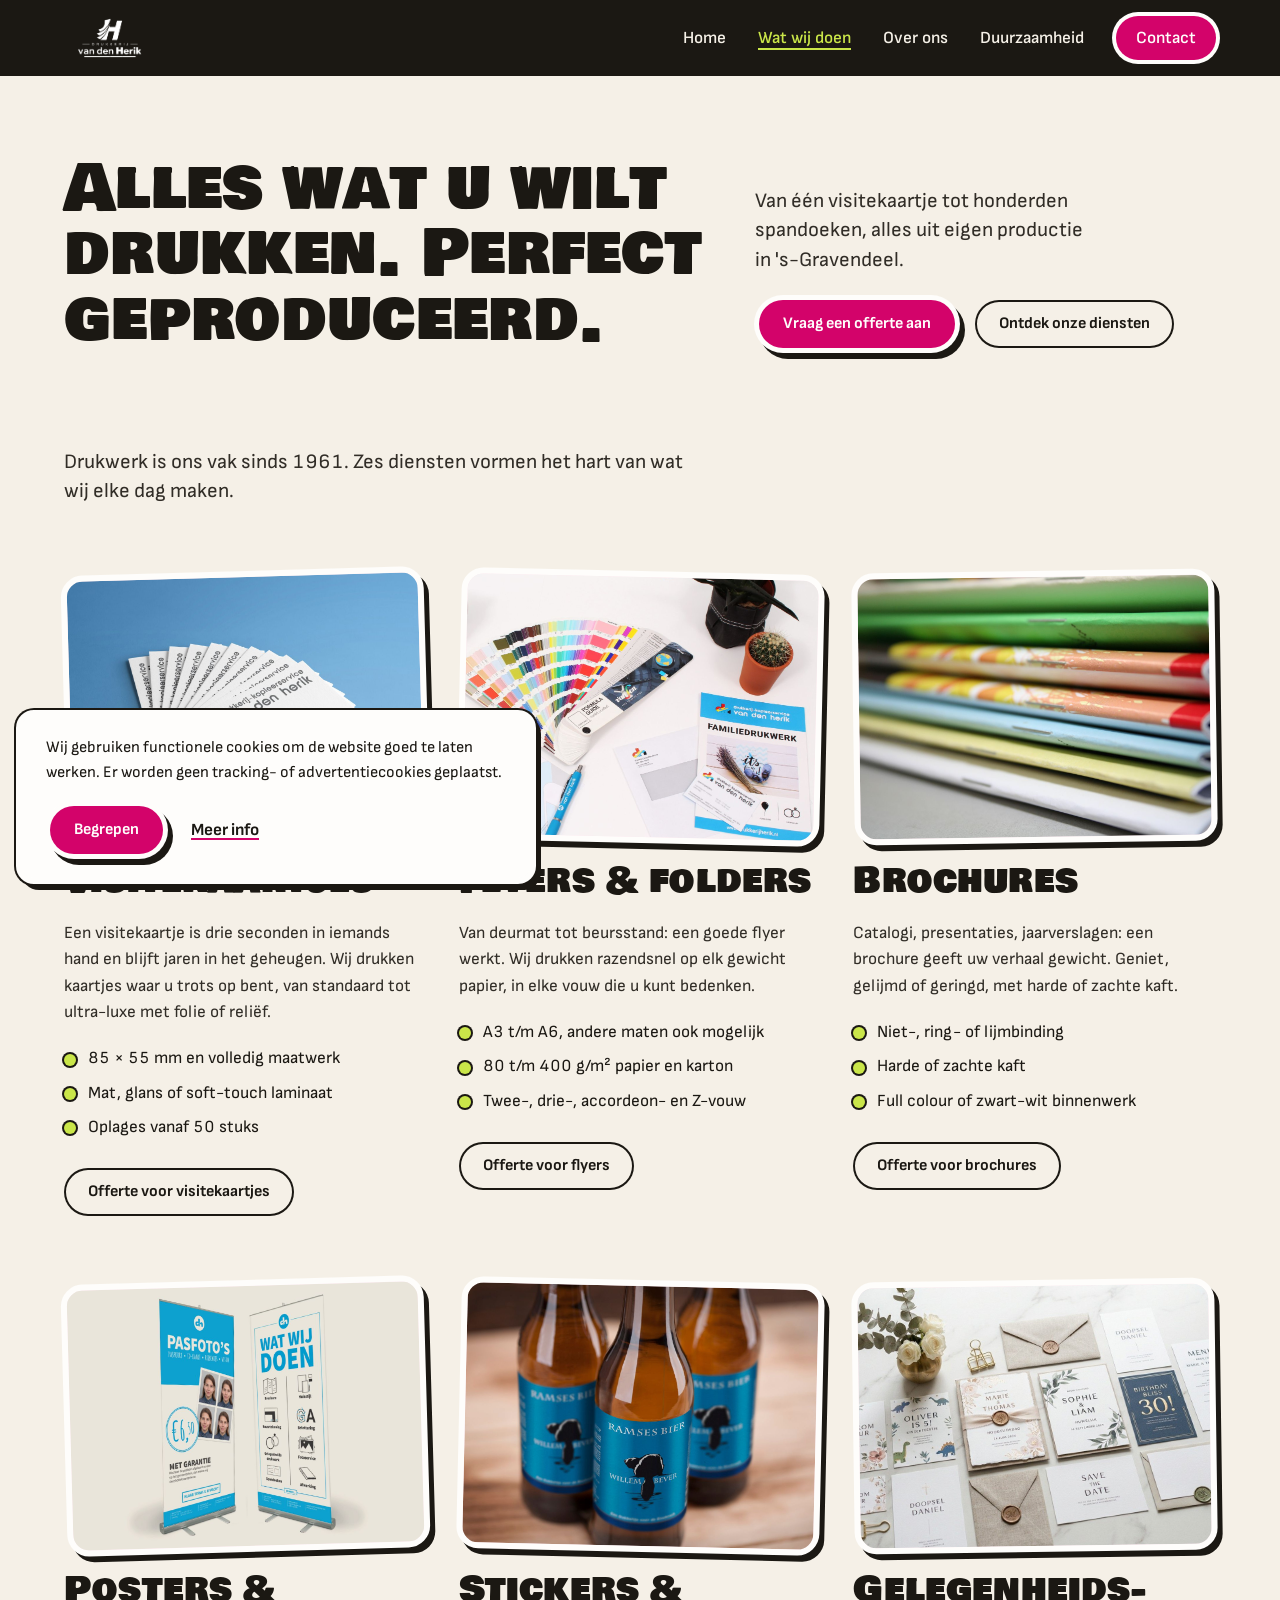
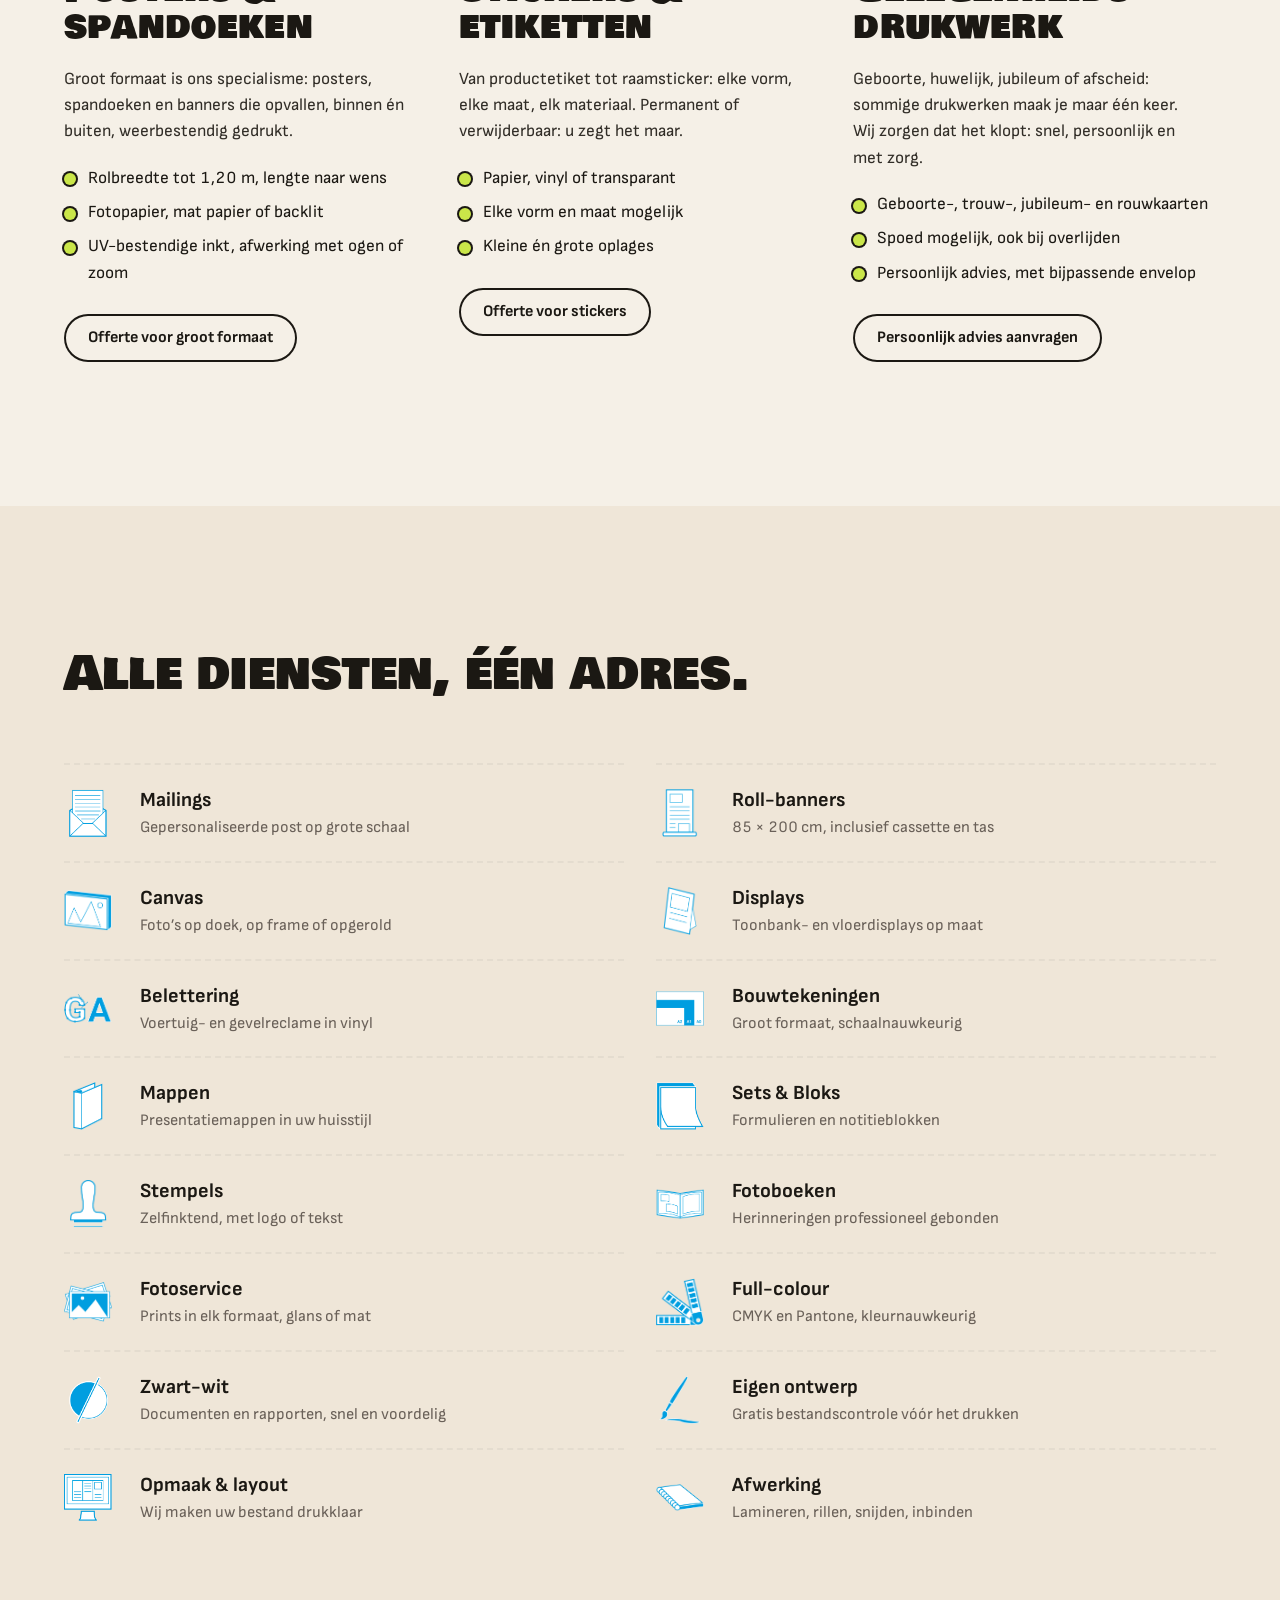
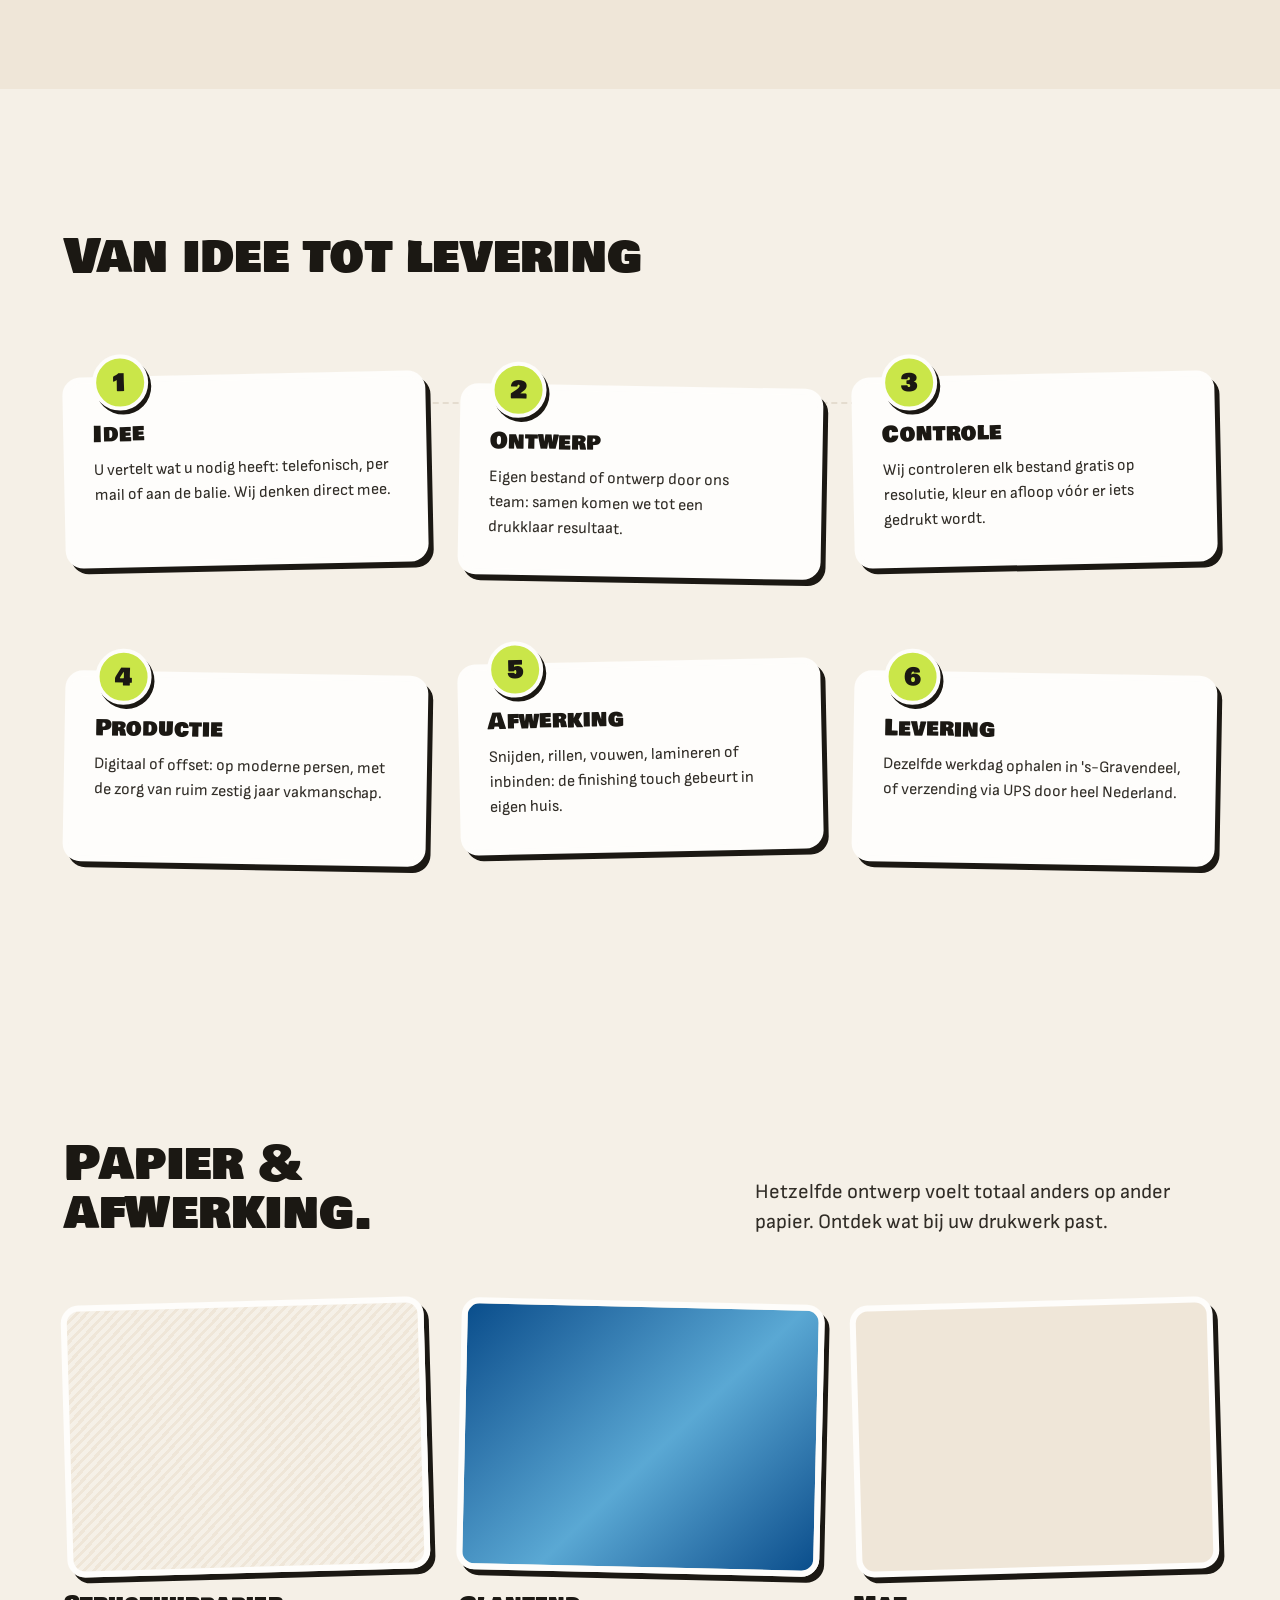
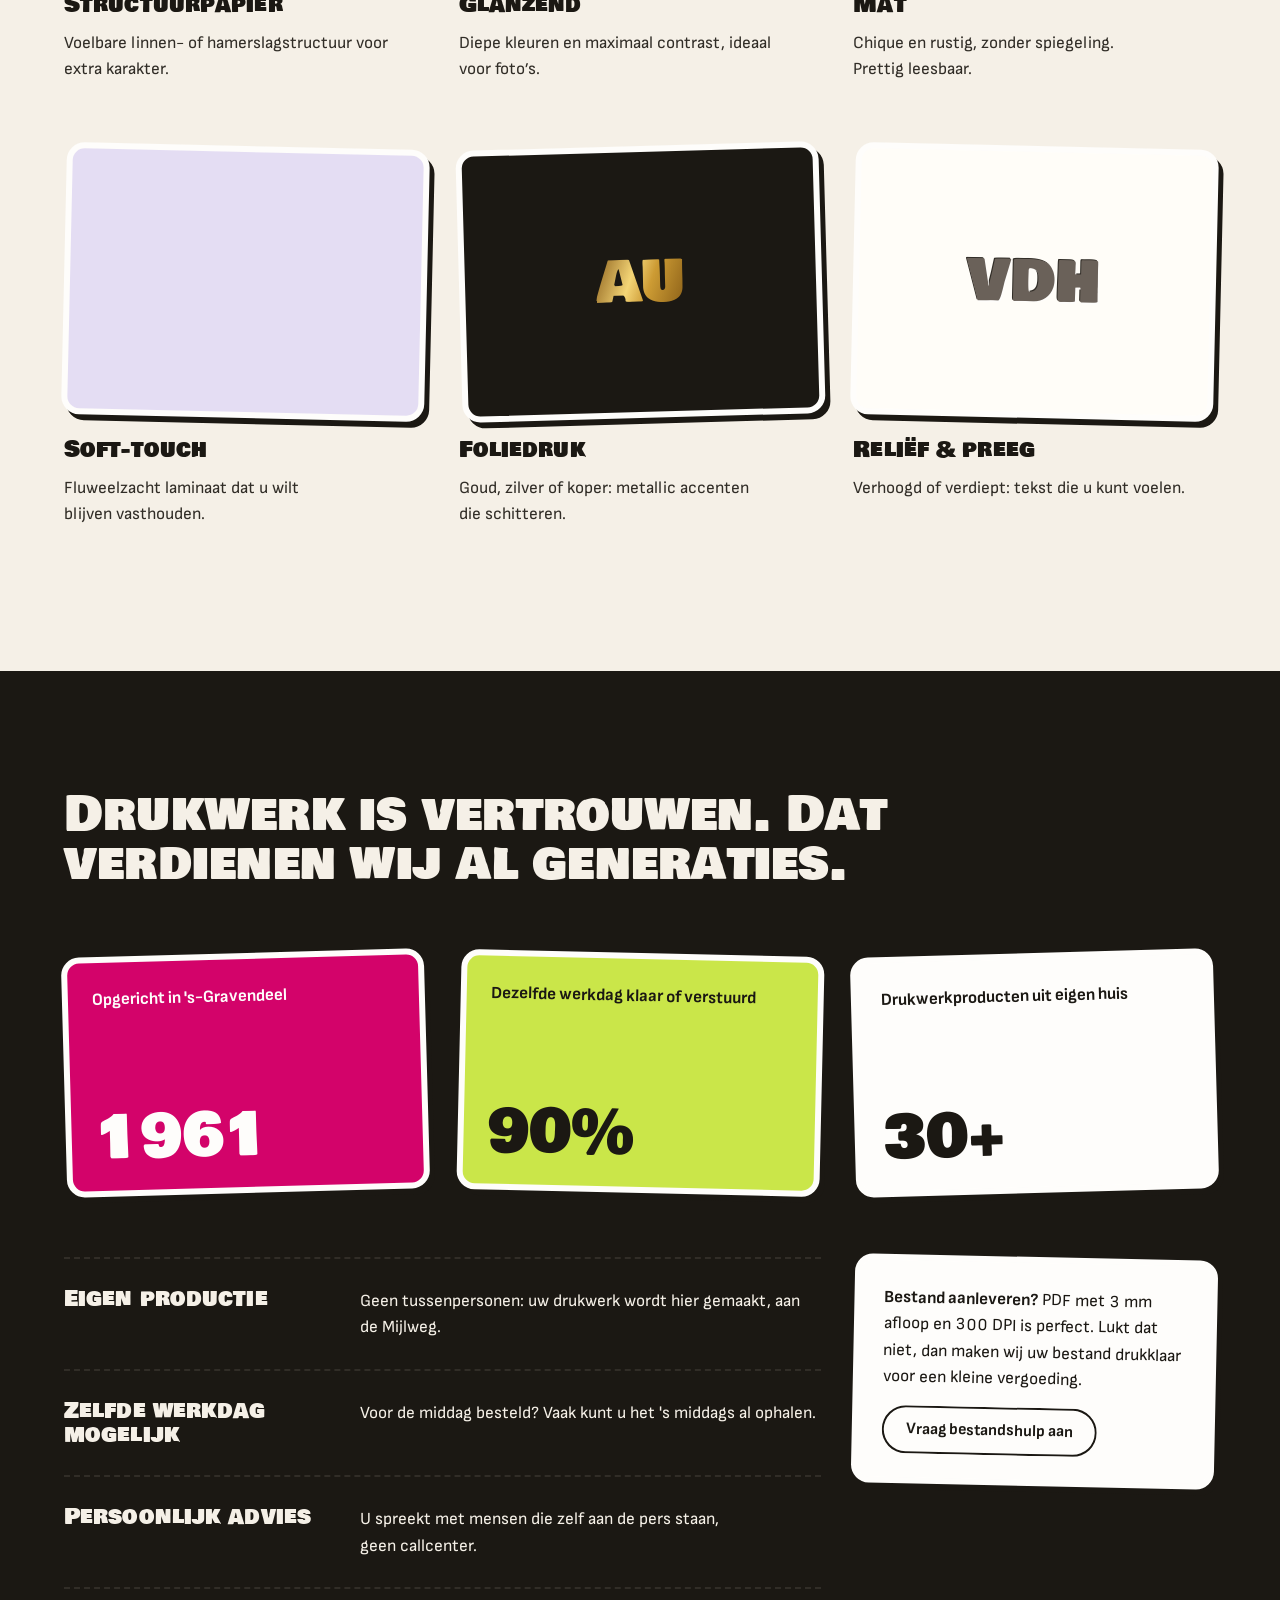
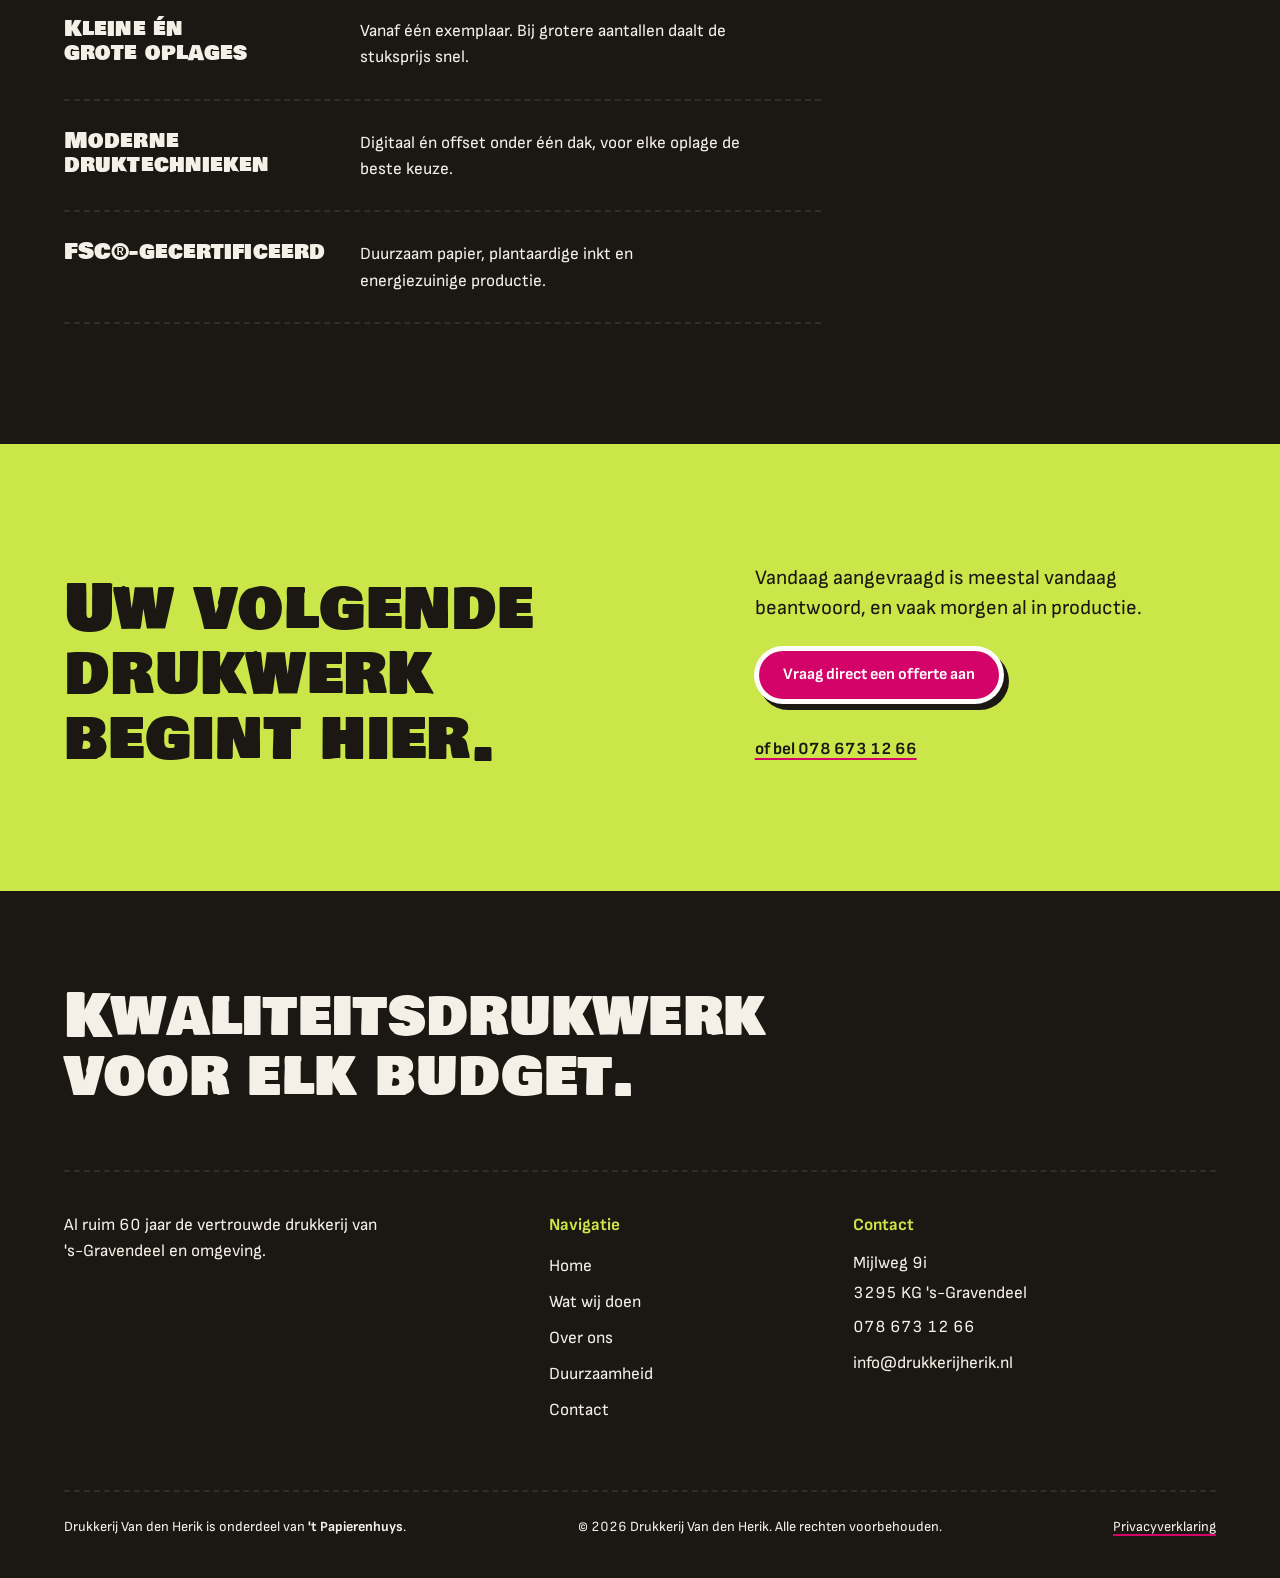
<file: diensten.html>
<!DOCTYPE html>
<html lang="nl">
<head>
  <meta charset="UTF-8" />
  <meta name="viewport" content="width=device-width, initial-scale=1.0" />
  <title>Wat wij doen | Drukkerij Van den Herik</title>
  <meta name="description" content="Ontdek het volledige dienstenpakket van Drukkerij Van den Herik: visitekaartjes, flyers, brochures, groot formaat, stickers en gelegenheidsdrukwerk. Alles uit eigen productie." />
  <link rel="canonical" href="https://drukkerijherik.nl/diensten" />
  <meta property="og:type" content="website" />
  <meta property="og:site_name" content="Drukkerij Van den Herik" />
  <meta property="og:locale" content="nl_NL" />
  <meta property="og:title" content="Wat wij doen | Drukkerij Van den Herik" />
  <meta property="og:description" content="Ontdek het volledige dienstenpakket van Drukkerij Van den Herik: visitekaartjes, flyers, brochures, groot formaat, stickers en gelegenheidsdrukwerk." />
  <meta property="og:url" content="https://drukkerijherik.nl/diensten" />
  <meta property="og:image" content="https://drukkerijherik.nl/og-image.jpg" />
  <meta property="og:image:width" content="1200" />
  <meta property="og:image:height" content="630" />
  <meta property="og:image:alt" content="Drukpers van Drukkerij Van den Herik in volle productie" />
  <meta name="twitter:card" content="summary_large_image" />
  <meta name="twitter:title" content="Wat wij doen | Drukkerij Van den Herik" />
  <meta name="twitter:description" content="Ontdek het volledige dienstenpakket van Drukkerij Van den Herik: visitekaartjes, flyers, brochures, groot formaat, stickers en gelegenheidsdrukwerk." />
  <meta name="twitter:image" content="https://drukkerijherik.nl/og-image.jpg" />
  <meta name="twitter:image:alt" content="Drukpers van Drukkerij Van den Herik in volle productie" />
  <link rel="icon" href="logo.png" type="image/png" />
  <link rel="preconnect" href="https://fonts.googleapis.com" />
  <link rel="preconnect" href="https://fonts.gstatic.com" crossorigin />
  <link href="https://fonts.googleapis.com/css2?family=Bowlby+One+SC&amp;family=Sofia+Sans:wght@400;600;700&amp;display=swap" rel="stylesheet" />
  <script>document.documentElement.classList.add('js');</script>
  <link rel="stylesheet" href="css/style.css" />
  <script type="application/ld+json">
  {
    "@context": "https://schema.org",
    "@graph": [
      {
        "@type": "LocalBusiness",
        "@id": "https://drukkerijherik.nl/#bedrijf",
        "name": "Drukkerij Van den Herik",
        "alternateName": "'t Papierenhuys",
        "image": "https://drukkerijherik.nl/logo.png",
        "logo": "https://drukkerijherik.nl/logo.png",
        "url": "https://drukkerijherik.nl/",
        "telephone": "+31786731266",
        "email": "info@drukkerijherik.nl",
        "priceRange": "€€",
        "foundingDate": "1961",
        "address": {
          "@type": "PostalAddress",
          "streetAddress": "Mijlweg 9i",
          "postalCode": "3295 KG",
          "addressLocality": "'s-Gravendeel",
          "addressRegion": "Zuid-Holland",
          "addressCountry": "NL"
        },
        "openingHoursSpecification": [{
          "@type": "OpeningHoursSpecification",
          "dayOfWeek": ["Monday", "Tuesday", "Wednesday", "Thursday", "Friday"],
          "opens": "08:00",
          "closes": "17:30"
        }],
        "hasOfferCatalog": { "@id": "https://drukkerijherik.nl/diensten#aanbod" }
      },
      {
        "@type": "WebPage",
        "@id": "https://drukkerijherik.nl/diensten#webpagina",
        "url": "https://drukkerijherik.nl/diensten",
        "name": "Wat wij doen | Drukkerij Van den Herik",
        "description": "Ontdek het volledige dienstenpakket van Drukkerij Van den Herik: visitekaartjes, flyers, brochures, groot formaat, stickers en gelegenheidsdrukwerk.",
        "isPartOf": { "@id": "https://drukkerijherik.nl/#website" },
        "about": { "@id": "https://drukkerijherik.nl/#bedrijf" },
        "mainEntity": { "@id": "https://drukkerijherik.nl/diensten#aanbod" },
        "primaryImageOfPage": "https://drukkerijherik.nl/foto-visitekaartjes.jpg",
        "inLanguage": "nl-NL"
      },
      {
        "@type": "BreadcrumbList",
        "@id": "https://drukkerijherik.nl/diensten#broodkruimel",
        "itemListElement": [
          { "@type": "ListItem", "position": 1, "name": "Home", "item": "https://drukkerijherik.nl/" },
          { "@type": "ListItem", "position": 2, "name": "Wat wij doen", "item": "https://drukkerijherik.nl/diensten" }
        ]
      },
      {
        "@type": "OfferCatalog",
        "@id": "https://drukkerijherik.nl/diensten#aanbod",
        "name": "Drukwerk en diensten van Drukkerij Van den Herik",
        "url": "https://drukkerijherik.nl/diensten",
        "itemListElement": [
          { "@type": "Offer", "position": 1, "itemOffered": { "@type": "Service", "name": "Visitekaartjes", "description": "Visitekaartjes van standaard tot ultra-luxe met folie of reliëf.", "provider": { "@id": "https://drukkerijherik.nl/#bedrijf" }, "areaServed": { "@type": "Country", "name": "Nederland" }, "image": "https://drukkerijherik.nl/foto-visitekaartjes.jpg" } },
          { "@type": "Offer", "position": 2, "itemOffered": { "@type": "Service", "name": "Flyers & folders", "description": "Flyers en folders op elk gewicht papier, in elke vouw.", "provider": { "@id": "https://drukkerijherik.nl/#bedrijf" }, "areaServed": { "@type": "Country", "name": "Nederland" }, "image": "https://drukkerijherik.nl/foto-flyers.jpg" } },
          { "@type": "Offer", "position": 3, "itemOffered": { "@type": "Service", "name": "Brochures", "description": "Catalogi, presentaties en jaarverslagen: geniet, gelijmd of geringd, met harde of zachte kaft.", "provider": { "@id": "https://drukkerijherik.nl/#bedrijf" }, "areaServed": { "@type": "Country", "name": "Nederland" }, "image": "https://drukkerijherik.nl/foto-brochures.jpg" } },
          { "@type": "Offer", "position": 4, "itemOffered": { "@type": "Service", "name": "Posters & spandoeken", "description": "Posters, spandoeken en banners in groot formaat, weerbestendig gedrukt voor binnen en buiten.", "provider": { "@id": "https://drukkerijherik.nl/#bedrijf" }, "areaServed": { "@type": "Country", "name": "Nederland" }, "image": "https://drukkerijherik.nl/foto-spandoeken.jpg" } },
          { "@type": "Offer", "position": 5, "itemOffered": { "@type": "Service", "name": "Stickers & etiketten", "description": "Productetiketten en raamstickers in elke vorm, maat en elk materiaal, permanent of verwijderbaar.", "provider": { "@id": "https://drukkerijherik.nl/#bedrijf" }, "areaServed": { "@type": "Country", "name": "Nederland" }, "image": "https://drukkerijherik.nl/foto-etiketten.jpg" } },
          { "@type": "Offer", "position": 6, "itemOffered": { "@type": "Service", "name": "Gelegenheidsdrukwerk", "description": "Kaarten voor geboorte, huwelijk, jubileum en rouw: snel, persoonlijk en met zorg gedrukt.", "provider": { "@id": "https://drukkerijherik.nl/#bedrijf" }, "areaServed": { "@type": "Country", "name": "Nederland" }, "image": "https://drukkerijherik.nl/foto-gelegenheid.jpg" } },
          { "@type": "Offer", "position": 7, "itemOffered": { "@type": "Service", "name": "Mailings", "description": "Gepersonaliseerde post op grote schaal.", "provider": { "@id": "https://drukkerijherik.nl/#bedrijf" }, "areaServed": { "@type": "Country", "name": "Nederland" } } },
          { "@type": "Offer", "position": 8, "itemOffered": { "@type": "Service", "name": "Roll-banners", "description": "Roll-banners van 85 × 200 cm, inclusief cassette en tas.", "provider": { "@id": "https://drukkerijherik.nl/#bedrijf" }, "areaServed": { "@type": "Country", "name": "Nederland" } } },
          { "@type": "Offer", "position": 9, "itemOffered": { "@type": "Service", "name": "Canvas", "description": "Foto’s op doek, op frame of opgerold.", "provider": { "@id": "https://drukkerijherik.nl/#bedrijf" }, "areaServed": { "@type": "Country", "name": "Nederland" } } },
          { "@type": "Offer", "position": 10, "itemOffered": { "@type": "Service", "name": "Displays", "description": "Toonbank- en vloerdisplays op maat.", "provider": { "@id": "https://drukkerijherik.nl/#bedrijf" }, "areaServed": { "@type": "Country", "name": "Nederland" } } },
          { "@type": "Offer", "position": 11, "itemOffered": { "@type": "Service", "name": "Belettering", "description": "Voertuig- en gevelreclame in vinyl.", "provider": { "@id": "https://drukkerijherik.nl/#bedrijf" }, "areaServed": { "@type": "Country", "name": "Nederland" } } },
          { "@type": "Offer", "position": 12, "itemOffered": { "@type": "Service", "name": "Bouwtekeningen", "description": "Bouwtekeningen in groot formaat, schaalnauwkeurig geprint.", "provider": { "@id": "https://drukkerijherik.nl/#bedrijf" }, "areaServed": { "@type": "Country", "name": "Nederland" } } },
          { "@type": "Offer", "position": 13, "itemOffered": { "@type": "Service", "name": "Mappen", "description": "Presentatiemappen in uw huisstijl.", "provider": { "@id": "https://drukkerijherik.nl/#bedrijf" }, "areaServed": { "@type": "Country", "name": "Nederland" } } },
          { "@type": "Offer", "position": 14, "itemOffered": { "@type": "Service", "name": "Sets & bloks", "description": "Formulieren en notitieblokken.", "provider": { "@id": "https://drukkerijherik.nl/#bedrijf" }, "areaServed": { "@type": "Country", "name": "Nederland" } } },
          { "@type": "Offer", "position": 15, "itemOffered": { "@type": "Service", "name": "Stempels", "description": "Zelfinktende stempels met logo of tekst.", "provider": { "@id": "https://drukkerijherik.nl/#bedrijf" }, "areaServed": { "@type": "Country", "name": "Nederland" } } },
          { "@type": "Offer", "position": 16, "itemOffered": { "@type": "Service", "name": "Fotoboeken", "description": "Herinneringen professioneel gebonden.", "provider": { "@id": "https://drukkerijherik.nl/#bedrijf" }, "areaServed": { "@type": "Country", "name": "Nederland" } } },
          { "@type": "Offer", "position": 17, "itemOffered": { "@type": "Service", "name": "Fotoservice", "description": "Fotoprints in elk formaat, glans of mat.", "provider": { "@id": "https://drukkerijherik.nl/#bedrijf" }, "areaServed": { "@type": "Country", "name": "Nederland" } } },
          { "@type": "Offer", "position": 18, "itemOffered": { "@type": "Service", "name": "Full-colour drukwerk", "description": "Kleurnauwkeurig drukken in CMYK en Pantone.", "provider": { "@id": "https://drukkerijherik.nl/#bedrijf" }, "areaServed": { "@type": "Country", "name": "Nederland" } } },
          { "@type": "Offer", "position": 19, "itemOffered": { "@type": "Service", "name": "Zwart-wit drukwerk", "description": "Documenten en rapporten, snel en voordelig.", "provider": { "@id": "https://drukkerijherik.nl/#bedrijf" }, "areaServed": { "@type": "Country", "name": "Nederland" } } },
          { "@type": "Offer", "position": 20, "itemOffered": { "@type": "Service", "name": "Bestandscontrole eigen ontwerp", "description": "Gratis bestandscontrole van uw eigen ontwerp vóór het drukken.", "provider": { "@id": "https://drukkerijherik.nl/#bedrijf" }, "areaServed": { "@type": "Country", "name": "Nederland" } } },
          { "@type": "Offer", "position": 21, "itemOffered": { "@type": "Service", "name": "Opmaak & layout", "description": "Wij maken uw bestand drukklaar.", "provider": { "@id": "https://drukkerijherik.nl/#bedrijf" }, "areaServed": { "@type": "Country", "name": "Nederland" } } },
          { "@type": "Offer", "position": 22, "itemOffered": { "@type": "Service", "name": "Afwerking", "description": "Lamineren, rillen, snijden en inbinden in eigen huis.", "provider": { "@id": "https://drukkerijherik.nl/#bedrijf" }, "areaServed": { "@type": "Country", "name": "Nederland" } } }
        ]
      }
    ]
  }
  </script>
</head>
<body>
  <a class="skip-link" href="#main">Naar de inhoud</a>
  <div id="scroll-voortgang" aria-hidden="true"></div>

  <!-- ===== NAVIGATIE ===== -->
  <nav class="navbar">
    <div class="container navbar__inner">
      <a href="/" class="navbar__logo">
        <img src="logo-licht.png" width="1774" height="887" alt="Drukkerij Van den Herik" class="navbar__logo-img" />
      </a>
      <button class="hamburger" id="hamburger" aria-label="Menu openen">
        <span></span><span></span><span></span>
      </button>
      <ul class="navbar__menu" id="nav-menu">
        <li><a href="/">Home</a></li>
        <li><a href="diensten" class="actief">Wat wij doen</a></li>
        <li><a href="over-ons">Over ons</a></li>
        <li><a href="duurzaamheid">Duurzaamheid</a></li>
        <li><a href="contact" class="knop--nav-cta">Contact</a></li>
      </ul>
    </div>
  </nav>

  <main id="main">

    <!-- ===== HERO: Banner, de catalogus begint boven de vouw ===== -->
    <header class="hero hero--banner" id="dp-hero">
      <div class="container hero__kop">
        <h1>Alles wat u wilt drukken. Perfect geproduceerd.</h1>
        <div class="hero__tekst">
          <p class="lead">Van één visitekaartje tot honderden spandoeken, alles uit eigen productie in <span class="heel">'s-Gravendeel</span>.</p>
          <div class="knoppen">
            <a href="contact" class="knop knop--primair">Vraag een offerte aan</a>
            <a href="#dp-hoofdstukken" class="knop">Ontdek onze diensten</a>
          </div>
        </div>
      </div>
    </header>

    <!-- ===== DE ZES DIENSTEN: catalogus ===== -->
    <section class="sectie sectie--catalogus" id="dp-hoofdstukken" aria-label="Onze zes diensten">
      <div class="container">
        <p class="lead catalogus__intro">Drukwerk is ons vak sinds 1961. Zes diensten vormen het hart van wat wij elke dag maken.</p>
        <div class="catalogus catalogus--3">
          <article class="product" id="visitekaartjes">
            <span class="foto"><img src="foto-visitekaartjes.jpg" width="1200" height="900" alt="Uitgewaaierde visitekaartjes van Drukkerij Van den Herik op een blauwe ondergrond" /></span>
            <h2>Visitekaartjes</h2>
            <p>Een visitekaartje is drie seconden in iemands hand en blijft jaren in het geheugen. Wij drukken kaartjes waar u trots op bent, van standaard tot ultra-luxe met folie of reliëf.</p>
            <ul class="product__lijst">
              <li>85 × 55&nbsp;mm en volledig maatwerk</li>
              <li>Mat, glans of soft-touch laminaat</li>
              <li>Oplages vanaf 50 stuks</li>
            </ul>
            <a href="contact" class="knop">Offerte voor visitekaartjes</a>
          </article>
          <article class="product" id="flyers">
            <span class="foto"><img src="foto-flyers.jpg" width="1200" height="900" alt="Flyer Familiedrukwerk met envelop, pen en kleurwaaier" /></span>
            <h2>Flyers &amp; folders</h2>
            <p>Van deurmat tot beursstand: een goede flyer werkt. Wij drukken razendsnel op elk gewicht papier, in elke vouw die u kunt bedenken.</p>
            <ul class="product__lijst">
              <li>A3 t/m A6, andere maten ook mogelijk</li>
              <li>80 t/m 400 g/m² papier en karton</li>
              <li>Twee-, drie-, accordeon- en Z-vouw</li>
            </ul>
            <a href="contact" class="knop">Offerte voor flyers</a>
          </article>
          <article class="product" id="brochures">
            <span class="foto"><img src="foto-brochures.jpg" width="1200" height="900" alt="Stapel brochures met gekleurde omslagen" loading="lazy" decoding="async" /></span>
            <h2>Brochures</h2>
            <p>Catalogi, presentaties, jaarverslagen: een brochure geeft uw verhaal gewicht. Geniet, gelijmd of geringd, met harde of zachte kaft.</p>
            <ul class="product__lijst">
              <li>Niet-, ring- of lijmbinding</li>
              <li>Harde of zachte kaft</li>
              <li>Full colour of zwart-wit binnenwerk</li>
            </ul>
            <a href="contact" class="knop">Offerte voor brochures</a>
          </article>
          <article class="product" id="groot-formaat">
            <span class="foto"><img src="foto-spandoeken.jpg" width="1200" height="900" alt="Twee roll-up banners van Drukkerij Van den Herik" loading="lazy" decoding="async" /></span>
            <h2>Posters &amp; spandoeken</h2>
            <p>Groot formaat is ons specialisme: posters, spandoeken en banners die opvallen, binnen én buiten, weerbestendig gedrukt.</p>
            <ul class="product__lijst">
              <li>Rolbreedte tot 1,20&nbsp;m, lengte naar wens</li>
              <li>Fotopapier, mat papier of backlit</li>
              <li>UV-bestendige inkt, afwerking met ogen of zoom</li>
            </ul>
            <a href="contact" class="knop">Offerte voor groot formaat</a>
          </article>
          <article class="product" id="stickers">
            <span class="foto"><img src="foto-etiketten.jpg" width="1200" height="900" alt="Flesjes Ramses Bier met bedrukte etiketten" loading="lazy" decoding="async" /></span>
            <h2>Stickers &amp; etiketten</h2>
            <p>Van productetiket tot raamsticker: elke vorm, elke maat, elk materiaal. Permanent of verwijderbaar: u zegt het maar.</p>
            <ul class="product__lijst">
              <li>Papier, vinyl of transparant</li>
              <li>Elke vorm en maat mogelijk</li>
              <li>Kleine én grote oplages</li>
            </ul>
            <a href="contact" class="knop">Offerte voor stickers</a>
          </article>
          <article class="product" id="gelegenheid">
            <span class="foto"><img src="foto-gelegenheid.jpg" width="1408" height="768" alt="Trouwkaarten, geboortekaartjes, uitnodigingen en een menukaart met enveloppen en lakzegels" loading="lazy" decoding="async" /></span>
            <h2>Gelegenheids&shy;drukwerk</h2>
            <p>Geboorte, huwelijk, jubileum of afscheid: sommige drukwerken maak je maar één keer. Wij zorgen dat het klopt: snel, persoonlijk en met zorg.</p>
            <ul class="product__lijst">
              <li>Geboorte-, trouw-, jubileum- en rouwkaarten</li>
              <li>Spoed mogelijk, ook bij overlijden</li>
              <li>Persoonlijk advies, met bijpassende envelop</li>
            </ul>
            <a href="contact" class="knop">Persoonlijk advies aanvragen</a>
          </article>
        </div>
      </div>
    </section>

    <!-- ===== ALLE DIENSTEN: index ===== -->
    <section class="sectie band--papier">
      <div class="container">
        <div class="kop">
          <h2>Alle diensten, één adres.</h2>
        </div>
        <div class="index">
          <a href="contact" class="index__rij"><img src="Mailings.png" width="272" height="345" alt="" loading="lazy" /><span class="index__naam">Mailings</span><span class="index__sub">Gepersonaliseerde post op grote schaal</span></a>
          <a href="contact" class="index__rij"><img src="Roll-banners.png" width="304" height="416" alt="" loading="lazy" /><span class="index__naam">Roll-banners</span><span class="index__sub">85 × 200&nbsp;cm, inclusief cassette en tas</span></a>
          <a href="contact" class="index__rij"><img src="Canvas.png" width="417" height="359" alt="" loading="lazy" /><span class="index__naam">Canvas</span><span class="index__sub">Foto’s op doek, op frame of opgerold</span></a>
          <a href="contact" class="index__rij"><img src="Displays.png" width="301" height="423" alt="" loading="lazy" /><span class="index__naam">Displays</span><span class="index__sub">Toonbank- en vloerdisplays op maat</span></a>
          <a href="contact" class="index__rij"><img src="Belettering.png" width="412" height="253" alt="" loading="lazy" /><span class="index__naam">Belettering</span><span class="index__sub">Voertuig- en gevelreclame in vinyl</span></a>
          <a href="contact" class="index__rij"><img src="Bouwtekeningen.png" width="573" height="423" alt="" loading="lazy" /><span class="index__naam">Bouwtekeningen</span><span class="index__sub">Groot formaat, schaalnauwkeurig</span></a>
          <a href="contact" class="index__rij"><img src="Mappen.png" width="235" height="388" alt="" loading="lazy" /><span class="index__naam">Mappen</span><span class="index__sub">Presentatiemappen in uw huisstijl</span></a>
          <a href="contact" class="index__rij"><img src="Sets-&amp;-bloks.png" width="344" height="351" alt="" loading="lazy" /><span class="index__naam">Sets &amp; Bloks</span><span class="index__sub">Formulieren en notitieblokken</span></a>
          <a href="contact" class="index__rij"><img src="Stempels.png" width="308" height="398" alt="" loading="lazy" /><span class="index__naam">Stempels</span><span class="index__sub">Zelfinktend, met logo of tekst</span></a>
          <a href="contact" class="index__rij"><img src="Fotoboeken.png" width="498" height="308" alt="" loading="lazy" /><span class="index__naam">Fotoboeken</span><span class="index__sub">Herinneringen professioneel gebonden</span></a>
          <a href="contact" class="index__rij"><img src="Fotoservice.png" width="383" height="326" alt="" loading="lazy" /><span class="index__naam">Fotoservice</span><span class="index__sub">Prints in elk formaat, glans of mat</span></a>
          <a href="contact" class="index__rij"><img src="Full-color.png" width="398" height="404" alt="" loading="lazy" /><span class="index__naam">Full-colour</span><span class="index__sub">CMYK en Pantone, kleurnauwkeurig</span></a>
          <a href="contact" class="index__rij"><img src="Zwart-Wit.png" width="282" height="329" alt="" loading="lazy" /><span class="index__naam">Zwart-wit</span><span class="index__sub">Documenten en rapporten, snel en voordelig</span></a>
          <a href="contact" class="index__rij"><img src="Eigen-ontwerp.png" width="384" height="442" alt="" loading="lazy" /><span class="index__naam">Eigen ontwerp</span><span class="index__sub">Gratis bestandscontrole vóór het drukken</span></a>
          <a href="contact" class="index__rij"><img src="Layout.png" width="375" height="360" alt="" loading="lazy" /><span class="index__naam">Opmaak &amp; layout</span><span class="index__sub">Wij maken uw bestand drukklaar</span></a>
          <a href="contact" class="index__rij"><img src="Afwerking.png" width="496" height="284" alt="" loading="lazy" /><span class="index__naam">Afwerking</span><span class="index__sub">Lamineren, rillen, snijden, inbinden</span></a>
        </div>
      </div>
    </section>

    <!-- ===== VAN IDEE TOT LEVERING: stappen ===== -->
    <section class="sectie">
      <div class="container">
        <div class="kop">
          <h2>Van idee tot levering</h2>
        </div>
        <ol class="stappen" style="--n: 3">
          <li class="stap"><h3>Idee</h3><p>U vertelt wat u nodig heeft: telefonisch, per mail of aan de balie. Wij denken direct mee.</p></li>
          <li class="stap"><h3>Ontwerp</h3><p>Eigen bestand of ontwerp door ons team: samen komen we tot een drukklaar resultaat.</p></li>
          <li class="stap"><h3>Controle</h3><p>Wij controleren elk bestand gratis op resolutie, kleur en afloop vóór er iets gedrukt wordt.</p></li>
          <li class="stap"><h3>Productie</h3><p>Digitaal of offset: op moderne persen, met de zorg van ruim zestig jaar vakmanschap.</p></li>
          <li class="stap"><h3>Afwerking</h3><p>Snijden, rillen, vouwen, lamineren of inbinden: de finishing touch gebeurt in eigen huis.</p></li>
          <li class="stap"><h3>Levering</h3><p>Dezelfde werkdag ophalen in <span class="heel">'s-Gravendeel</span>, of verzending via UPS door heel Nederland.</p></li>
        </ol>
      </div>
    </section>

    <!-- ===== PAPIER & AFWERKING: stalen ===== -->
    <section class="sectie">
      <div class="container">
        <div class="kop kop--split">
          <h2>Papier &amp; afwerking.</h2>
          <p class="lead">Hetzelfde ontwerp voelt totaal anders op ander papier. Ontdek wat bij uw drukwerk past.</p>
        </div>
        <div class="stalen">
          <div class="staal staal--structuur"><div class="staal__vlak" aria-hidden="true"></div><h3>Structuurpapier</h3><p>Voelbare linnen- of hamerslagstructuur voor extra karakter.</p></div>
          <div class="staal staal--glans"><div class="staal__vlak" aria-hidden="true"></div><h3>Glanzend</h3><p>Diepe kleuren en maximaal contrast, ideaal voor foto’s.</p></div>
          <div class="staal staal--mat"><div class="staal__vlak" aria-hidden="true"></div><h3>Mat</h3><p>Chique en rustig, zonder spiegeling. Prettig leesbaar.</p></div>
          <div class="staal staal--soft"><div class="staal__vlak" aria-hidden="true"></div><h3>Soft-touch</h3><p>Fluweelzacht laminaat dat u wilt blijven vasthouden.</p></div>
          <div class="staal staal--folie"><div class="staal__vlak" aria-hidden="true"><span class="staal__folie">AU</span></div><h3>Foliedruk</h3><p>Goud, zilver of koper: metallic accenten die schitteren.</p></div>
          <div class="staal staal--relief"><div class="staal__vlak" aria-hidden="true"><span class="staal__relief">VDH</span></div><h3>Reliëf &amp; preeg</h3><p>Verhoogd of verdiept: tekst die u kunt voelen.</p></div>
        </div>
      </div>
    </section>

    <!-- ===== WAAROM VAN DEN HERIK: inktband ===== -->
    <section class="band band--inkt">
      <div class="container">
        <div class="kop">
          <h2>Drukwerk is vertrouwen. Dat verdienen wij al generaties.</h2>
        </div>
        <dl class="cijfers cijfers--3">
          <div class="cijfer vulling vulling--roze"><dt class="cijfer__label">Opgericht in <span class="heel">'s-Gravendeel</span></dt><dd class="cijfer__getal">1961</dd></div>
          <div class="cijfer vulling vulling--limoen"><dt class="cijfer__label">Dezelfde werkdag klaar of verstuurd</dt><dd class="cijfer__getal">90%</dd></div>
          <div class="cijfer vulling vulling--wit"><dt class="cijfer__label">Drukwerkproducten uit eigen huis</dt><dd class="cijfer__getal">30+</dd></div>
        </dl>
        <div class="raster waarom">
          <ul class="rijen waarom__rijen">
            <li class="rij"><h3 class="rij__titel">Eigen productie</h3><p class="rij__tekst">Geen tussenpersonen: uw drukwerk wordt hier gemaakt, aan de Mijlweg.</p></li>
            <li class="rij"><h3 class="rij__titel">Zelfde werkdag mogelijk</h3><p class="rij__tekst">Voor de middag besteld? Vaak kunt u het 's middags al ophalen.</p></li>
            <li class="rij"><h3 class="rij__titel">Persoonlijk advies</h3><p class="rij__tekst">U spreekt met mensen die zelf aan de pers staan, geen callcenter.</p></li>
            <li class="rij"><h3 class="rij__titel">Kleine én grote oplages</h3><p class="rij__tekst">Vanaf één exemplaar. Bij grotere aantallen daalt de stuksprijs snel.</p></li>
            <li class="rij"><h3 class="rij__titel">Moderne druktechnieken</h3><p class="rij__tekst">Digitaal én offset onder één dak, voor elke oplage de beste keuze.</p></li>
            <li class="rij"><h3 class="rij__titel">FSC®-gecertificeerd</h3><p class="rij__tekst">Duurzaam papier, plantaardige inkt en energiezuinige productie.</p></li>
          </ul>
          <div class="waarom__bestand vulling vulling--wit">
            <p><strong>Bestand aanleveren?</strong> PDF met 3&nbsp;mm afloop en 300&nbsp;DPI is perfect. Lukt dat niet, dan maken wij uw bestand drukklaar voor een kleine vergoeding.</p>
            <a href="contact" class="knop">Vraag bestandshulp aan</a>
          </div>
        </div>
      </div>
    </section>

    <!-- ===== SLOT: limoen veld ===== -->
    <section class="band band--limoen">
      <div class="container slot">
        <h2>Uw volgende drukwerk begint hier.</h2>
        <div class="slot__tekst">
          <p class="lead">Vandaag aangevraagd is meestal vandaag beantwoord, en vaak morgen al in productie.</p>
          <div class="knoppen">
            <a href="contact" class="knop knop--primair">Vraag direct een offerte aan</a>
          </div>
          <a href="tel:+31786731266" class="tekstlink">of bel 078 673 12 66</a>
        </div>
      </div>
    </section>

  </main>

  <!-- ===== FOOTER: het statement ===== -->
  <footer class="footer">
    <div class="container">
      <p class="footer__statement">Kwaliteits&shy;drukwerk voor elk budget.</p>
      <div class="footer__raster">
        <div>
          <p class="footer__beschrijving">Al ruim 60 jaar de vertrouwde drukkerij van <span class="heel">'s-Gravendeel</span> en omgeving.</p>
        </div>
        <div>
          <p class="footer__koptekst">Navigatie</p>
          <ul class="footer__links">
            <li><a href="/">Home</a></li>
            <li><a href="diensten">Wat wij doen</a></li>
            <li><a href="over-ons">Over ons</a></li>
            <li><a href="duurzaamheid">Duurzaamheid</a></li>
            <li><a href="contact">Contact</a></li>
          </ul>
        </div>
        <div>
          <p class="footer__koptekst">Contact</p>
          <ul class="footer__links">
            <li>Mijlweg 9i</li>
            <li>3295 KG <span class="heel">'s-Gravendeel</span></li>
            <li><a href="tel:+31786731266">078 673 12 66</a></li>
            <li><a href="mailto:info@drukkerijherik.nl">info@drukkerijherik.nl</a></li>
          </ul>
        </div>
      </div>
      <div class="footer__bodem">
        <span>Drukkerij Van den Herik is onderdeel van <strong class="footer__merknaam">'t Papierenhuys</strong>.</span>
        <span>&copy; 2026 Drukkerij Van den Herik. Alle rechten voorbehouden.</span>
        <a href="privacy" class="footer__privacy">Privacyverklaring</a>
      </div>
    </div>
  </footer>

  <script src="js/main.js"></script>
</body>
</html>
</file>
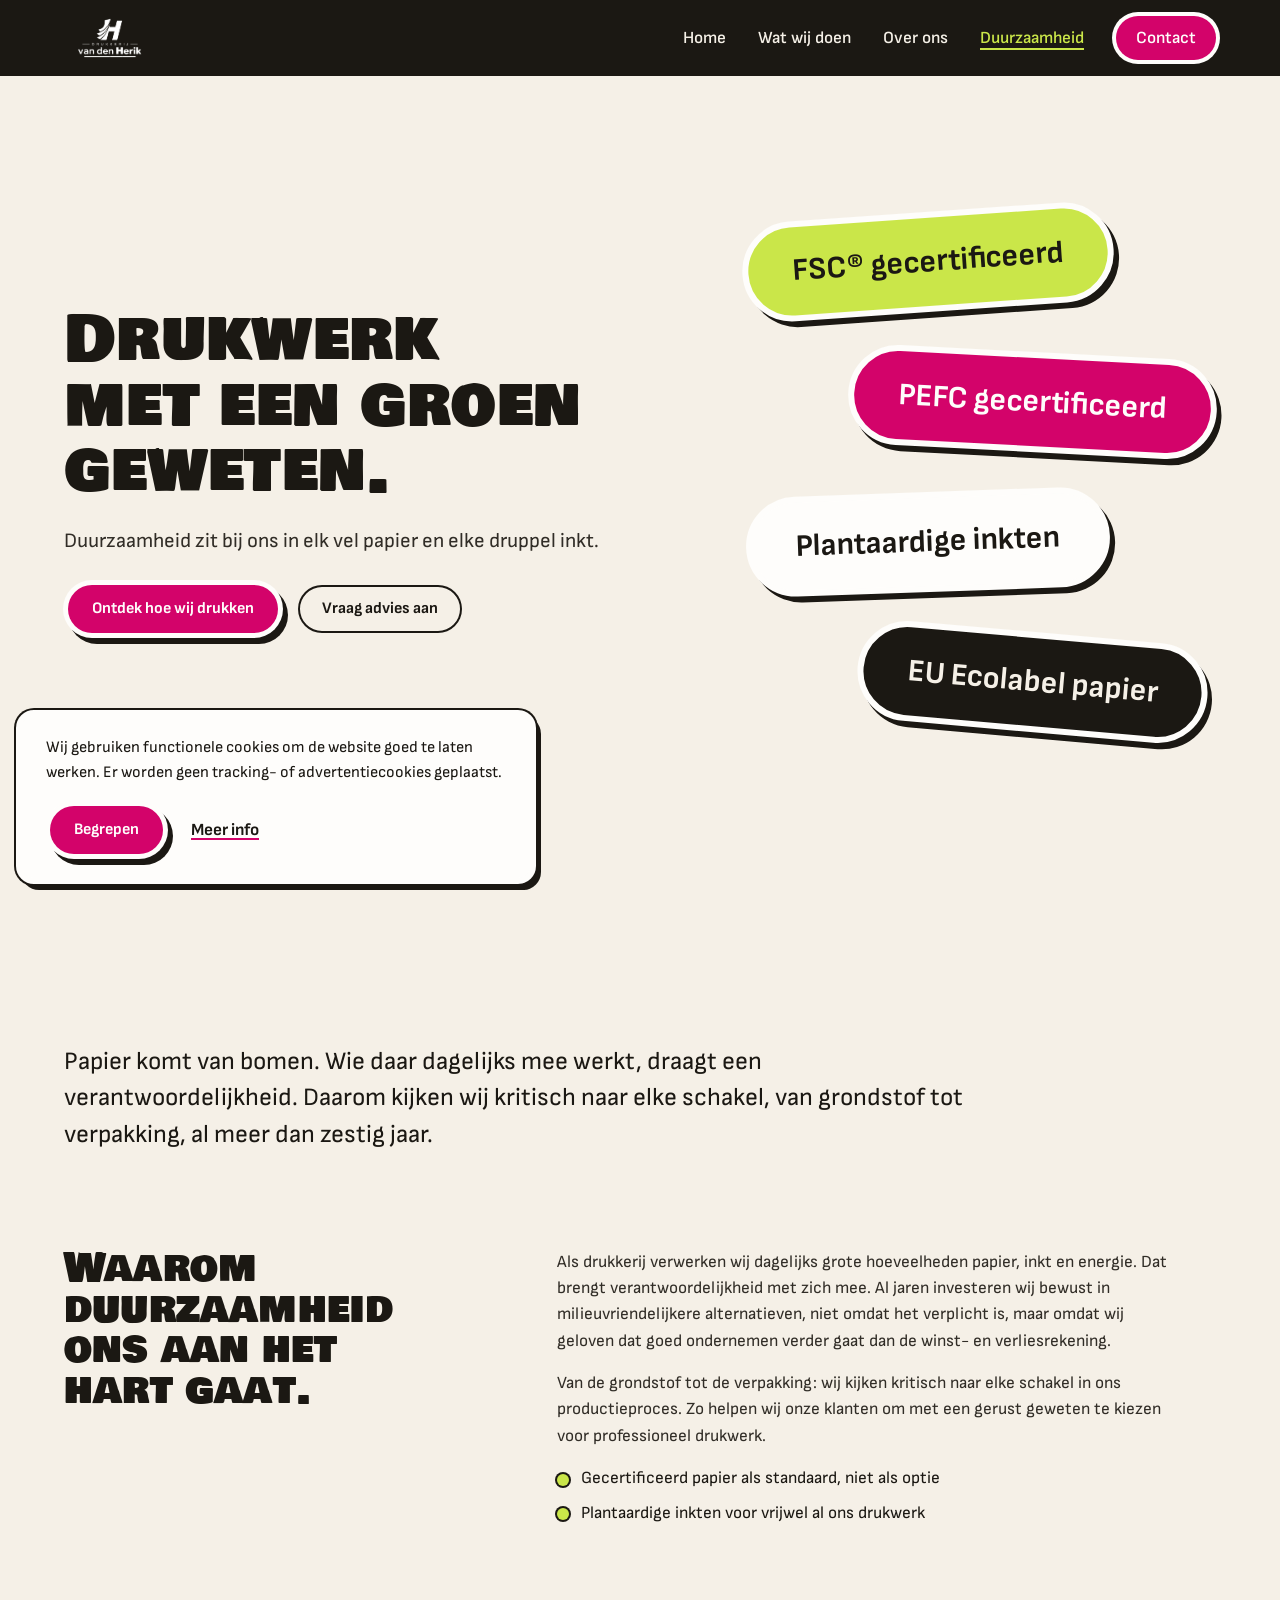
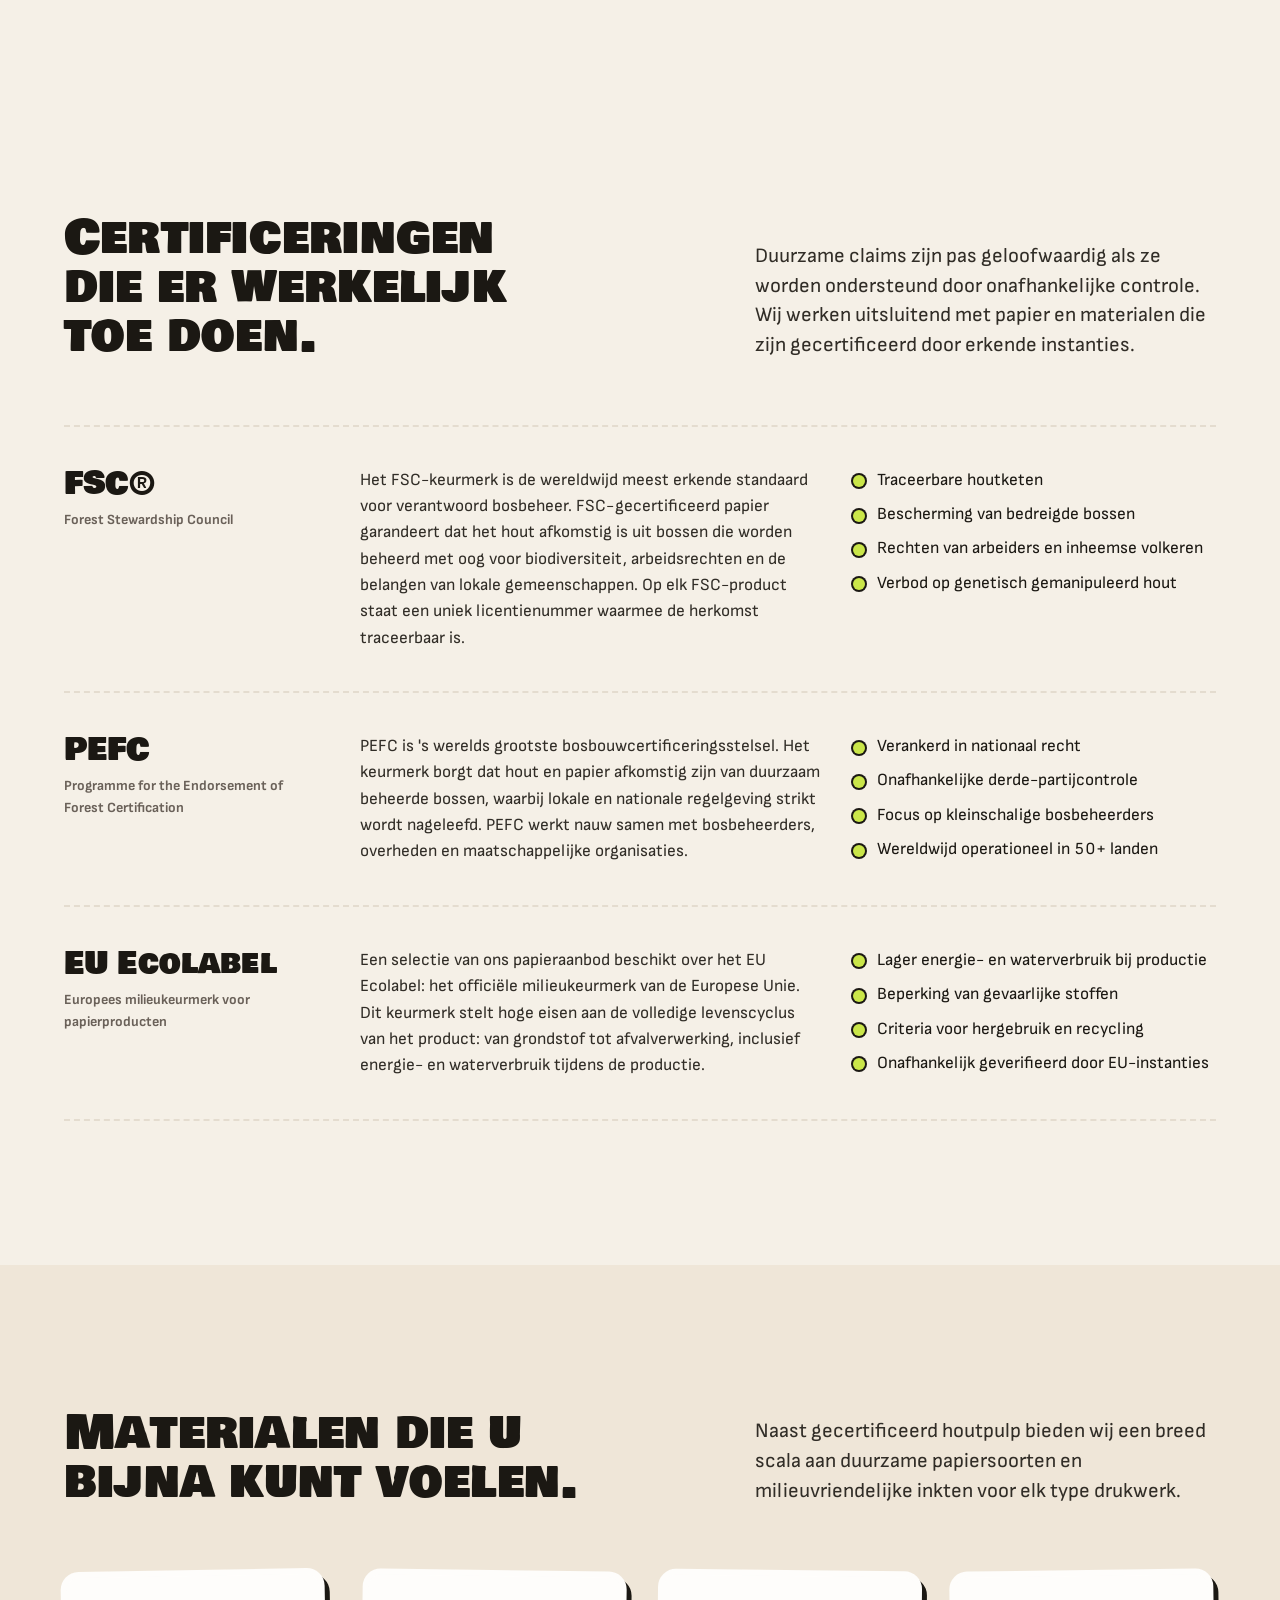
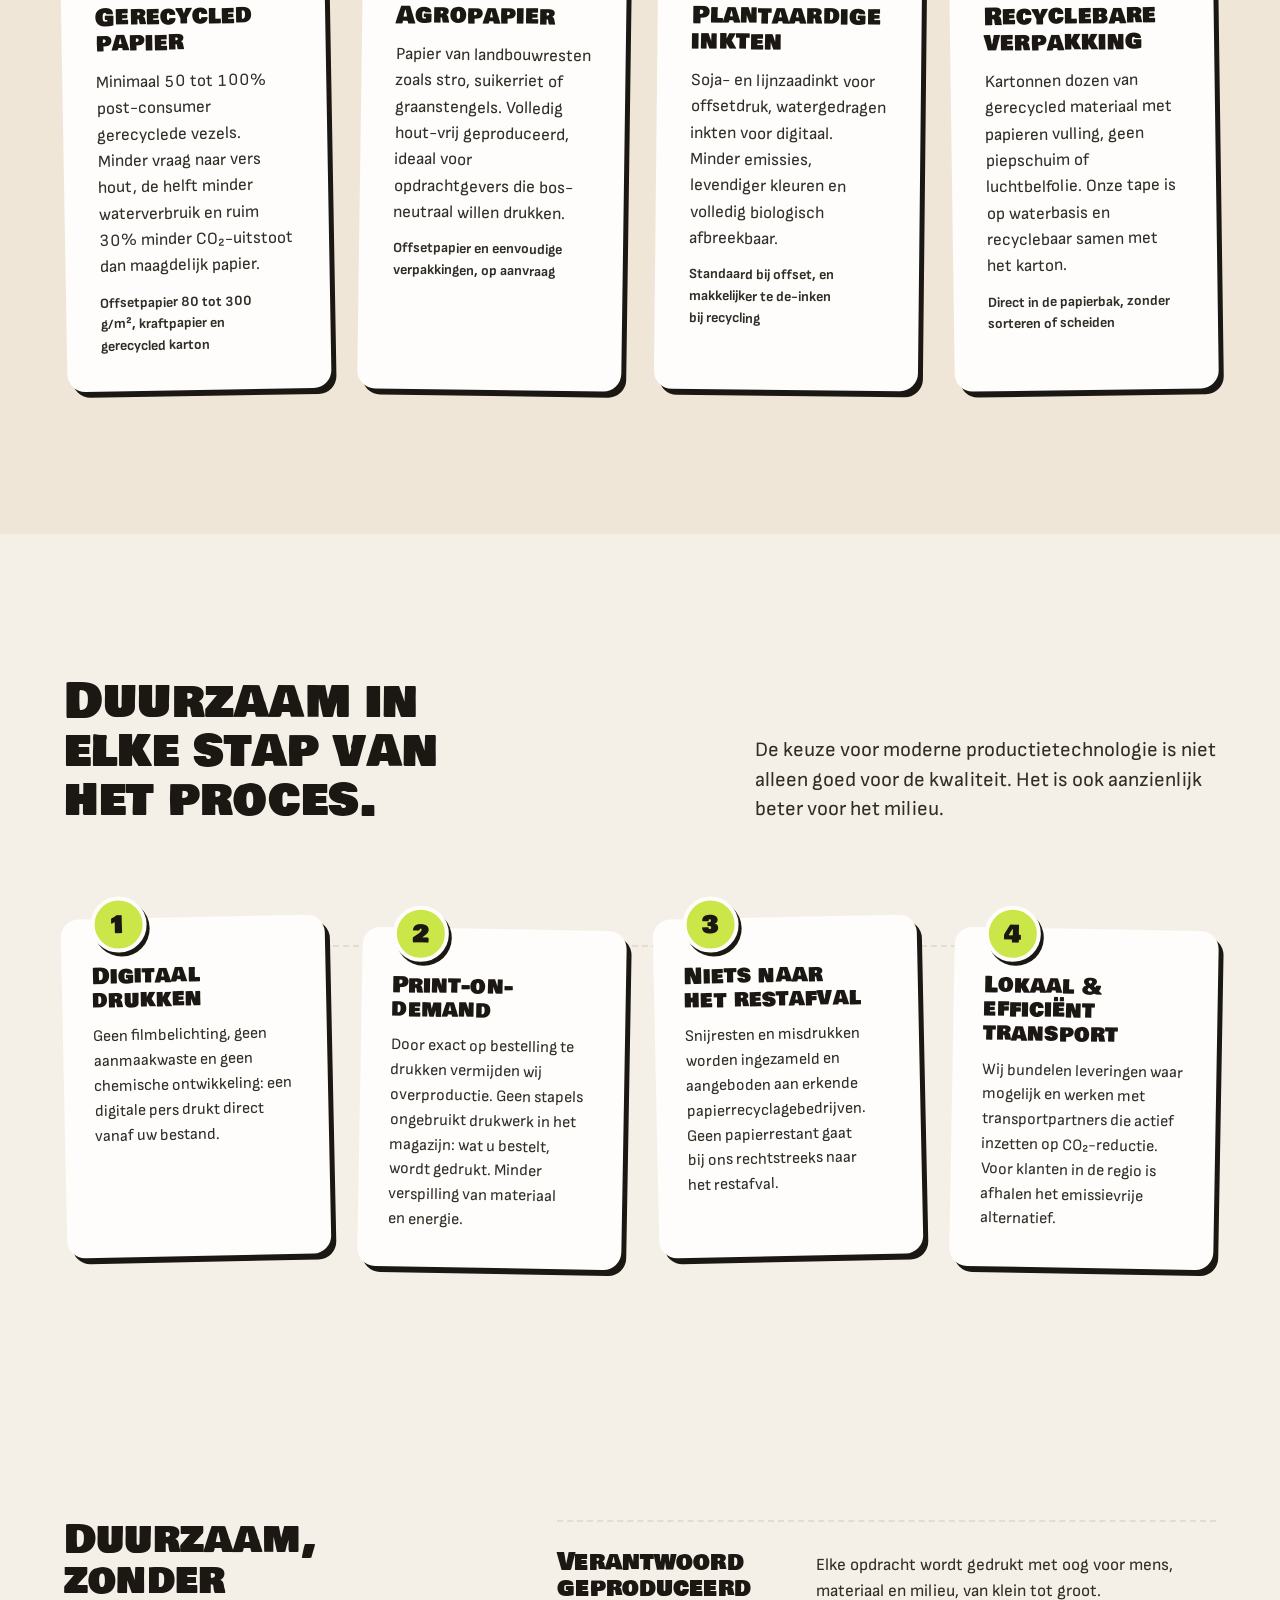
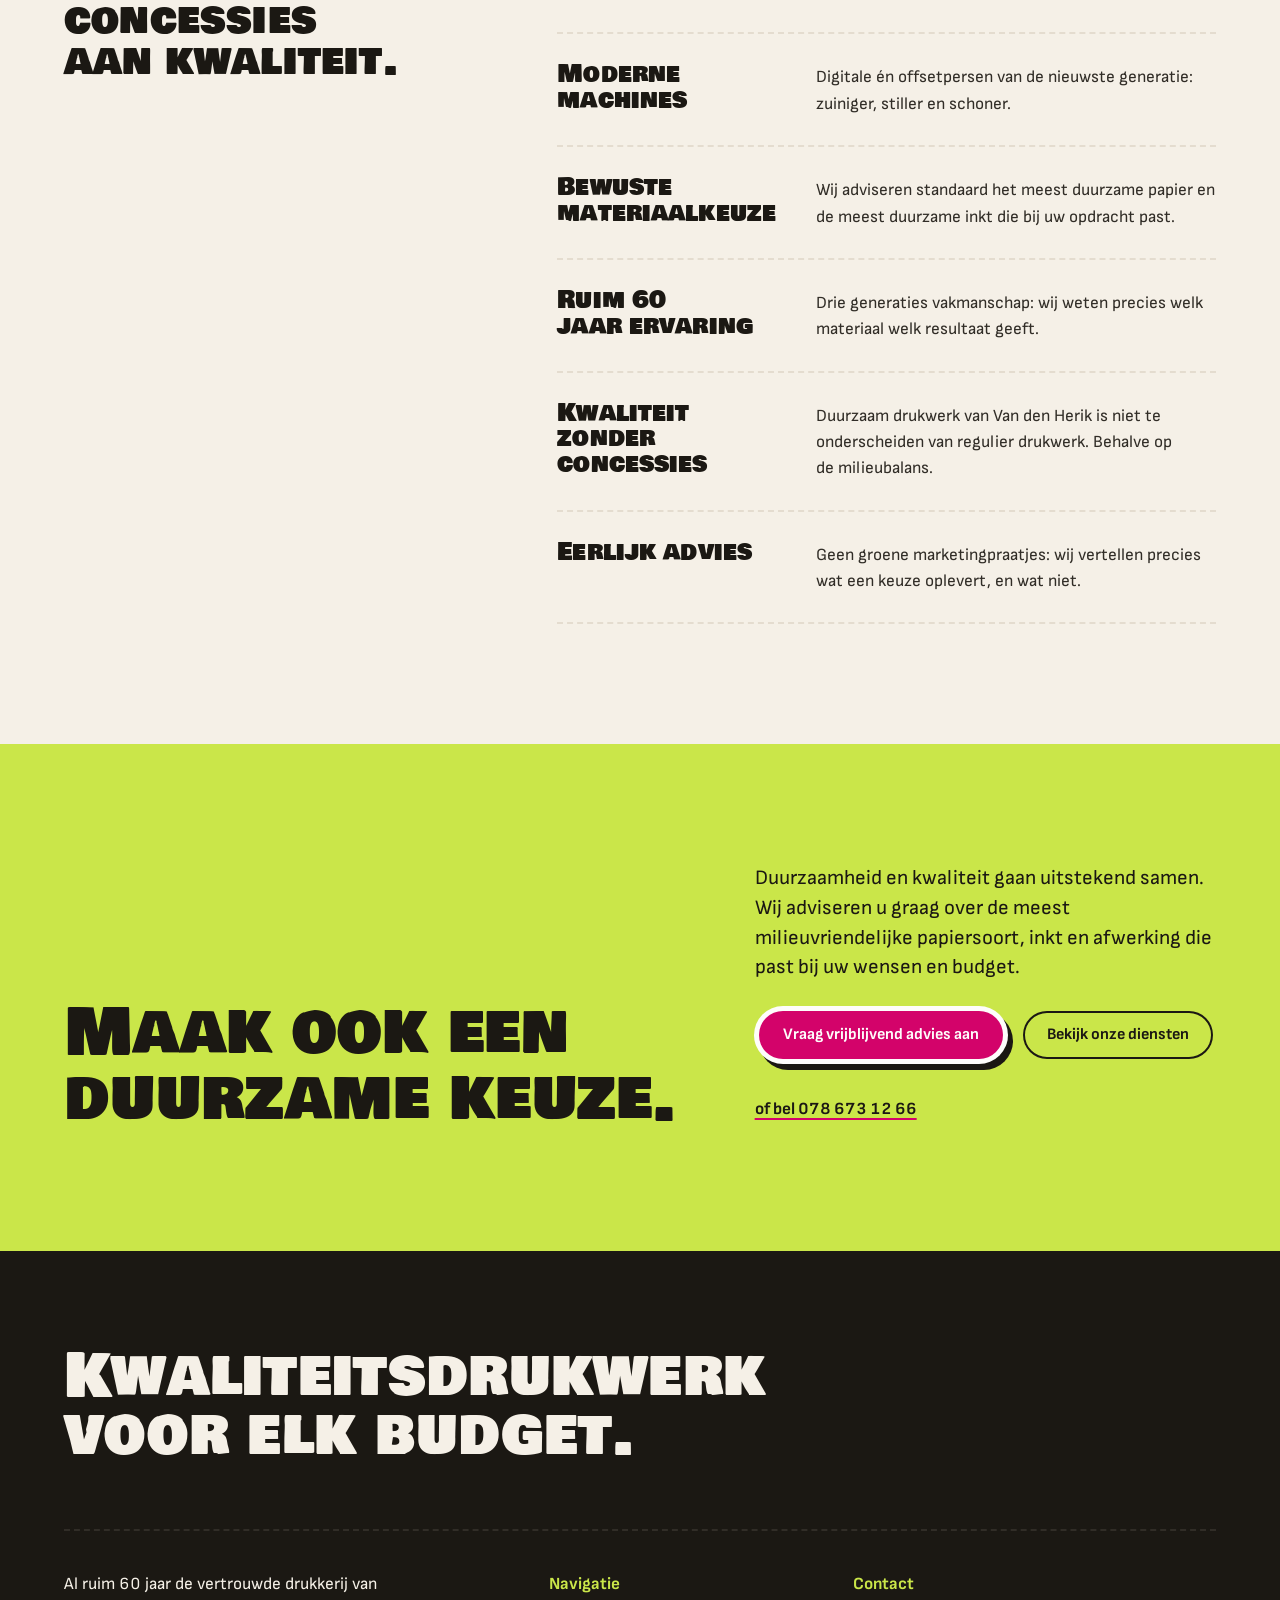
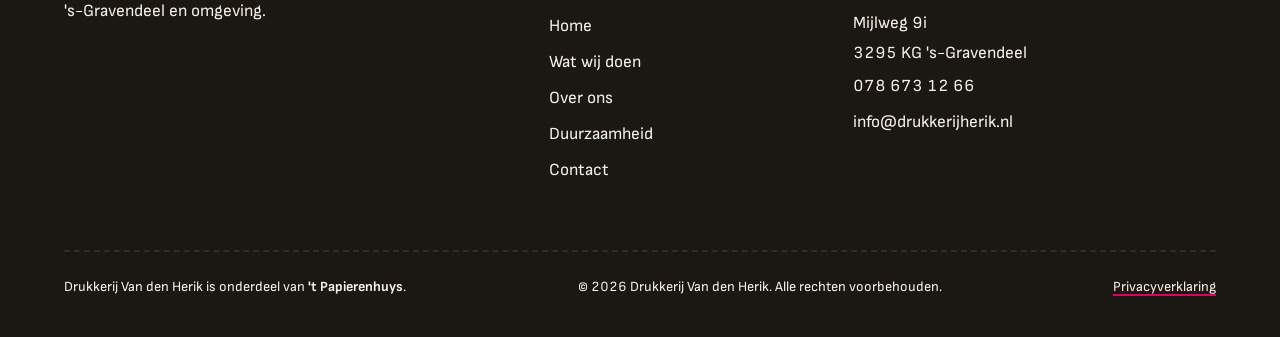
<file: duurzaamheid.html>
<!DOCTYPE html>
<html lang="nl">
<head>
  <meta charset="UTF-8" />
  <meta name="viewport" content="width=device-width, initial-scale=1.0" />
  <title>Duurzaamheid | Drukkerij Van den Herik, drukwerk met een groen geweten</title>
  <meta name="description" content="Drukkerij Van den Herik drukt duurzaam: FSC- en PEFC-gecertificeerd papier, plantaardige inkten, recyclebare verpakkingen en print-on-demand. Ontdek hoe wij verantwoord drukken." />
  <link rel="canonical" href="https://drukkerijherik.nl/duurzaamheid" />
  <meta property="og:type" content="website" />
  <meta property="og:site_name" content="Drukkerij Van den Herik" />
  <meta property="og:locale" content="nl_NL" />
  <meta property="og:title" content="Duurzaamheid | Drukkerij Van den Herik" />
  <meta property="og:description" content="Drukkerij Van den Herik drukt duurzaam: FSC- en PEFC-gecertificeerd papier, plantaardige inkten, recyclebare verpakkingen en print-on-demand." />
  <meta property="og:url" content="https://drukkerijherik.nl/duurzaamheid" />
  <meta property="og:image" content="https://drukkerijherik.nl/og-image.jpg" />
  <meta property="og:image:width" content="1200" />
  <meta property="og:image:height" content="630" />
  <meta property="og:image:alt" content="Drukpers van Drukkerij Van den Herik in volle productie" />
  <meta name="twitter:card" content="summary_large_image" />
  <meta name="twitter:title" content="Duurzaamheid | Drukkerij Van den Herik" />
  <meta name="twitter:description" content="FSC- en PEFC-gecertificeerd papier, plantaardige inkten, recyclebare verpakkingen en print-on-demand." />
  <meta name="twitter:image" content="https://drukkerijherik.nl/og-image.jpg" />
  <meta name="twitter:image:alt" content="Drukpers van Drukkerij Van den Herik in volle productie" />
  <link rel="icon" href="logo.png" type="image/png" />
  <link rel="preconnect" href="https://fonts.googleapis.com" />
  <link rel="preconnect" href="https://fonts.gstatic.com" crossorigin />
  <link href="https://fonts.googleapis.com/css2?family=Bowlby+One+SC&amp;family=Sofia+Sans:wght@400;600;700&amp;display=swap" rel="stylesheet" />
  <script>document.documentElement.classList.add('js');</script>
  <link rel="stylesheet" href="css/style.css" />
  <script type="application/ld+json">
  {
    "@context": "https://schema.org",
    "@graph": [
      {
        "@type": "LocalBusiness",
        "@id": "https://drukkerijherik.nl/#bedrijf",
        "name": "Drukkerij Van den Herik",
        "alternateName": "'t Papierenhuys",
        "image": "https://drukkerijherik.nl/logo.png",
        "logo": "https://drukkerijherik.nl/logo.png",
        "url": "https://drukkerijherik.nl/",
        "telephone": "+31786731266",
        "email": "info@drukkerijherik.nl",
        "priceRange": "€€",
        "foundingDate": "1961",
        "address": {
          "@type": "PostalAddress",
          "streetAddress": "Mijlweg 9i",
          "postalCode": "3295 KG",
          "addressLocality": "'s-Gravendeel",
          "addressRegion": "Zuid-Holland",
          "addressCountry": "NL"
        },
        "openingHoursSpecification": [{
          "@type": "OpeningHoursSpecification",
          "dayOfWeek": ["Monday", "Tuesday", "Wednesday", "Thursday", "Friday"],
          "opens": "08:00",
          "closes": "17:30"
        }]
      },
      {
        "@type": "WebPage",
        "@id": "https://drukkerijherik.nl/duurzaamheid#webpagina",
        "url": "https://drukkerijherik.nl/duurzaamheid",
        "name": "Duurzaamheid | Drukkerij Van den Herik",
        "description": "FSC- en PEFC-gecertificeerd papier, plantaardige inkten, recyclebare verpakkingen en print-on-demand.",
        "isPartOf": { "@id": "https://drukkerijherik.nl/#website" },
        "about": { "@id": "https://drukkerijherik.nl/#bedrijf" },
        "inLanguage": "nl-NL"
      },
      {
        "@type": "BreadcrumbList",
        "@id": "https://drukkerijherik.nl/duurzaamheid#broodkruimel",
        "itemListElement": [
          { "@type": "ListItem", "position": 1, "name": "Home", "item": "https://drukkerijherik.nl/" },
          { "@type": "ListItem", "position": 2, "name": "Duurzaamheid", "item": "https://drukkerijherik.nl/duurzaamheid" }
        ]
      }
    ]
  }
  </script>
</head>
<body class="pagina-duurzaamheid">
  <a class="skip-link" href="#main">Naar de inhoud</a>
  <div id="scroll-voortgang" aria-hidden="true"></div>

  <!-- ===== NAVIGATIE ===== -->
  <nav class="navbar">
    <div class="container navbar__inner">
      <a href="/" class="navbar__logo">
        <img src="logo-licht.png" width="1774" height="887" alt="Drukkerij Van den Herik" class="navbar__logo-img" />
      </a>
      <button class="hamburger" id="hamburger" aria-label="Menu openen">
        <span></span><span></span><span></span>
      </button>
      <ul class="navbar__menu" id="nav-menu">
        <li><a href="/">Home</a></li>
        <li><a href="diensten">Wat wij doen</a></li>
        <li><a href="over-ons">Over ons</a></li>
        <li><a href="duurzaamheid" class="actief">Duurzaamheid</a></li>
        <li><a href="contact" class="knop--nav-cta">Contact</a></li>
      </ul>
    </div>
  </nav>

  <main id="main">

    <!-- ===== HERO: de keurmerken als stickers ===== -->
    <header class="hero hero--stage" id="du-hero">
      <div class="container hero__raster hero__raster--counter">
        <div class="hero__links">
          <h1>Drukwerk met een groen geweten.</h1>
          <p class="lead">Duurzaamheid zit bij ons in elk vel papier en elke druppel inkt.</p>
          <div class="knoppen">
            <a href="#du-verhaal" class="knop knop--primair">Ontdek hoe wij drukken</a>
            <a href="contact" class="knop">Vraag advies aan</a>
          </div>
        </div>
        <ul class="stickervel" aria-label="Keurmerken en keuzes">
          <li class="tag tag--groot">FSC® gecertificeerd</li>
          <li class="tag tag--groot tag--roze">PEFC gecertificeerd</li>
          <li class="tag tag--groot tag--wit">Plantaardige inkten</li>
          <li class="tag tag--groot tag--inkt">EU Ecolabel papier</li>
        </ul>
      </div>
    </header>

    <!-- ===== WAAROM: de kernzin, dan de uitleg ===== -->
    <section class="sectie" id="du-verhaal">
      <div class="container">
        <p class="lead verhaal__intro">Papier komt van bomen. Wie daar dagelijks mee werkt, draagt een verantwoordelijkheid. Daarom kijken wij kritisch naar elke schakel, van grondstof tot verpakking, al meer dan zestig jaar.</p>
        <div class="raster">
          <div class="zij">
            <h2>Waarom duurzaamheid ons aan het hart gaat.</h2>
          </div>
          <div class="body tekstkolom">
            <p>Als drukkerij verwerken wij dagelijks grote hoeveelheden papier, inkt en energie. Dat brengt verantwoordelijkheid met zich mee. Al jaren investeren wij bewust in milieuvriendelijkere alternatieven, niet omdat het verplicht is, maar omdat wij geloven dat goed ondernemen verder gaat dan de winst- en verliesrekening.</p>
            <p>Van de grondstof tot de verpakking: wij kijken kritisch naar elke schakel in ons productieproces. Zo helpen wij onze klanten om met een gerust geweten te kiezen voor professioneel drukwerk.</p>
            <ul class="product__lijst">
              <li>Gecertificeerd papier als standaard, niet als optie</li>
              <li>Plantaardige inkten voor vrijwel al ons drukwerk</li>
            </ul>
          </div>
        </div>
      </div>
    </section>

    <!-- ===== CERTIFICERINGEN: rijen ===== -->
    <section class="sectie" aria-label="Onze certificeringen">
      <div class="container">
        <div class="kop kop--split">
          <h2>Certificeringen die er werkelijk toe doen.</h2>
          <p class="lead">Duurzame claims zijn pas geloofwaardig als ze worden ondersteund door onafhankelijke controle. Wij werken uitsluitend met papier en materialen die zijn gecertificeerd door erkende instanties.</p>
        </div>
        <div class="certs">
          <article class="cert">
            <div class="cert__naam"><h3>FSC®</h3><p class="label">Forest Stewardship Council</p></div>
            <p class="cert__tekst">Het FSC-keurmerk is de wereldwijd meest erkende standaard voor verantwoord bosbeheer. FSC-gecertificeerd papier garandeert dat het hout afkomstig is uit bossen die worden beheerd met oog voor biodiversiteit, arbeidsrechten en de belangen van lokale gemeenschappen. Op elk FSC-product staat een uniek licentienummer waarmee de herkomst traceerbaar is.</p>
            <ul class="product__lijst cert__punten">
              <li>Traceerbare houtketen</li>
              <li>Bescherming van bedreigde bossen</li>
              <li>Rechten van arbeiders en inheemse volkeren</li>
              <li>Verbod op genetisch gemanipuleerd hout</li>
            </ul>
          </article>
          <article class="cert">
            <div class="cert__naam"><h3>PEFC</h3><p class="label">Programme for the Endorsement of Forest Certification</p></div>
            <p class="cert__tekst">PEFC is 's werelds grootste bosbouwcertificeringsstelsel. Het keurmerk borgt dat hout en papier afkomstig zijn van duurzaam beheerde bossen, waarbij lokale en nationale regelgeving strikt wordt nageleefd. PEFC werkt nauw samen met bosbeheerders, overheden en maatschappelijke organisaties.</p>
            <ul class="product__lijst cert__punten">
              <li>Verankerd in nationaal recht</li>
              <li>Onafhankelijke derde-partijcontrole</li>
              <li>Focus op kleinschalige bosbeheerders</li>
              <li>Wereldwijd operationeel in 50+ landen</li>
            </ul>
          </article>
          <article class="cert">
            <div class="cert__naam"><h3>EU Ecolabel</h3><p class="label">Europees milieukeurmerk voor papierproducten</p></div>
            <p class="cert__tekst">Een selectie van ons papieraanbod beschikt over het EU Ecolabel: het officiële milieukeurmerk van de Europese Unie. Dit keurmerk stelt hoge eisen aan de volledige levenscyclus van het product: van grondstof tot afvalverwerking, inclusief energie- en waterverbruik tijdens de productie.</p>
            <ul class="product__lijst cert__punten">
              <li>Lager energie- en waterverbruik bij productie</li>
              <li>Beperking van gevaarlijke stoffen</li>
              <li>Criteria voor hergebruik en recycling</li>
              <li>Onafhankelijk geverifieerd door EU-instanties</li>
            </ul>
          </article>
        </div>
      </div>
    </section>

    <!-- ===== MATERIALEN: vier feitkaarten ===== -->
    <section class="sectie band--papier" aria-label="Milieuvriendelijke materialen">
      <div class="container">
        <div class="kop kop--split">
          <h2>Materialen die u bijna kunt voelen.</h2>
          <p class="lead">Naast gecertificeerd houtpulp bieden wij een breed scala aan duurzame papiersoorten en milieuvriendelijke inkten voor elk type drukwerk.</p>
        </div>
        <ul class="feitkaarten feitkaarten--4">
          <li class="feitkaart diecut"><h3>Gerecycled papier</h3><p>Minimaal 50 tot 100% post-consumer gerecyclede vezels. Minder vraag naar vers hout, de helft minder waterverbruik en ruim 30% minder CO₂-uitstoot dan maagdelijk papier.</p><p class="label">Offsetpapier 80 tot 300 g/m², kraftpapier en gerecycled karton</p></li>
          <li class="feitkaart diecut"><h3>Agropapier</h3><p>Papier van landbouwresten zoals stro, suikerriet of graanstengels. Volledig hout-vrij geproduceerd, ideaal voor opdrachtgevers die bos-neutraal willen drukken.</p><p class="label">Offsetpapier en eenvoudige verpakkingen, op aanvraag</p></li>
          <li class="feitkaart diecut"><h3>Plantaardige inkten</h3><p>Soja- en lijnzaadinkt voor offsetdruk, watergedragen inkten voor digitaal. Minder emissies, levendiger kleuren en volledig biologisch afbreekbaar.</p><p class="label">Standaard bij offset, en makkelijker te de-inken bij recycling</p></li>
          <li class="feitkaart diecut"><h3>Recyclebare verpakking</h3><p>Kartonnen dozen van gerecycled materiaal met papieren vulling, geen piepschuim of luchtbelfolie. Onze tape is op waterbasis en recyclebaar samen met het karton.</p><p class="label">Direct in de papierbak, zonder sorteren of scheiden</p></li>
        </ul>
      </div>
    </section>

    <!-- ===== PRODUCTIEPROCES: stappen ===== -->
    <section class="sectie" aria-label="Duurzame productie">
      <div class="container">
        <div class="kop kop--split">
          <h2>Duurzaam in elke stap van het proces.</h2>
          <p class="lead">De keuze voor moderne productietechnologie is niet alleen goed voor de kwaliteit. Het is ook aanzienlijk beter voor het milieu.</p>
        </div>
        <ol class="stappen" style="--n: 4">
          <li class="stap"><h3>Digitaal drukken</h3><p>Geen filmbelichting, geen aanmaakwaste en geen chemische ontwikkeling: een digitale pers drukt direct vanaf uw bestand.</p></li>
          <li class="stap"><h3>Print-on-demand</h3><p>Door exact op bestelling te drukken vermijden wij overproductie. Geen stapels ongebruikt drukwerk in het magazijn: wat u bestelt, wordt gedrukt. Minder verspilling van materiaal en energie.</p></li>
          <li class="stap"><h3>Niets naar het restafval</h3><p>Snijresten en misdrukken worden ingezameld en aangeboden aan erkende papierrecyclagebedrijven. Geen papierrestant gaat bij ons rechtstreeks naar het restafval.</p></li>
          <li class="stap"><h3>Lokaal &amp; efficiënt transport</h3><p>Wij bundelen leveringen waar mogelijk en werken met transportpartners die actief inzetten op CO₂-reductie. Voor klanten in de regio is afhalen het emissievrije alternatief.</p></li>
        </ol>
      </div>
    </section>

    <!-- ===== VERTROUWEN: rijen ===== -->
    <section class="sectie sectie--s" aria-label="Waar u op kunt vertrouwen">
      <div class="container raster">
        <div class="zij">
          <h2>Duurzaam, zonder concessies aan kwaliteit.</h2>
        </div>
        <ul class="rijen">
          <li class="rij"><h3 class="rij__titel">Verantwoord geproduceerd</h3><p class="rij__tekst">Elke opdracht wordt gedrukt met oog voor mens, materiaal en milieu, van klein tot groot.</p></li>
          <li class="rij"><h3 class="rij__titel">Moderne machines</h3><p class="rij__tekst">Digitale én offsetpersen van de nieuwste generatie: zuiniger, stiller en schoner.</p></li>
          <li class="rij"><h3 class="rij__titel">Bewuste materiaalkeuze</h3><p class="rij__tekst">Wij adviseren standaard het meest duurzame papier en de meest duurzame inkt die bij uw opdracht past.</p></li>
          <li class="rij"><h3 class="rij__titel">Ruim 60 jaar ervaring</h3><p class="rij__tekst">Drie generaties vakmanschap: wij weten precies welk materiaal welk resultaat geeft.</p></li>
          <li class="rij"><h3 class="rij__titel">Kwaliteit zonder concessies</h3><p class="rij__tekst">Duurzaam drukwerk van Van den Herik is niet te onderscheiden van regulier drukwerk. Behalve op de milieubalans.</p></li>
          <li class="rij"><h3 class="rij__titel">Eerlijk advies</h3><p class="rij__tekst">Geen groene marketingpraatjes: wij vertellen precies wat een keuze oplevert, en wat niet.</p></li>
        </ul>
      </div>
    </section>

    <!-- ===== SLOT: limoen veld ===== -->
    <section class="band band--limoen" aria-label="Vraag advies aan">
      <div class="container slot">
        <h2>Maak ook een duurzame keuze.</h2>
        <div class="slot__tekst">
          <p class="lead">Duurzaamheid en kwaliteit gaan uitstekend samen. Wij adviseren u graag over de meest milieuvriendelijke papiersoort, inkt en afwerking die past bij uw wensen en budget.</p>
          <div class="knoppen">
            <a href="contact" class="knop knop--primair">Vraag vrijblijvend advies aan</a>
            <a href="diensten" class="knop">Bekijk onze diensten</a>
          </div>
          <a href="tel:+31786731266" class="tekstlink">of bel 078 673 12 66</a>
        </div>
      </div>
    </section>

  </main>

  <!-- ===== FOOTER: het statement ===== -->
  <footer class="footer">
    <div class="container">
      <p class="footer__statement">Kwaliteits&shy;drukwerk voor elk budget.</p>
      <div class="footer__raster">
        <div>
          <p class="footer__beschrijving">Al ruim 60 jaar de vertrouwde drukkerij van <span class="heel">'s-Gravendeel</span> en omgeving.</p>
        </div>
        <div>
          <p class="footer__koptekst">Navigatie</p>
          <ul class="footer__links">
            <li><a href="/">Home</a></li>
            <li><a href="diensten">Wat wij doen</a></li>
            <li><a href="over-ons">Over ons</a></li>
            <li><a href="duurzaamheid">Duurzaamheid</a></li>
            <li><a href="contact">Contact</a></li>
          </ul>
        </div>
        <div>
          <p class="footer__koptekst">Contact</p>
          <ul class="footer__links">
            <li>Mijlweg 9i</li>
            <li>3295 KG <span class="heel">'s-Gravendeel</span></li>
            <li><a href="tel:+31786731266">078 673 12 66</a></li>
            <li><a href="mailto:info@drukkerijherik.nl">info@drukkerijherik.nl</a></li>
          </ul>
        </div>
      </div>
      <div class="footer__bodem">
        <span>Drukkerij Van den Herik is onderdeel van <strong class="footer__merknaam">'t Papierenhuys</strong>.</span>
        <span>&copy; 2026 Drukkerij Van den Herik. Alle rechten voorbehouden.</span>
        <a href="privacy" class="footer__privacy">Privacyverklaring</a>
      </div>
    </div>
  </footer>

  <script src="js/main.js"></script>
</body>
</html>
</file>
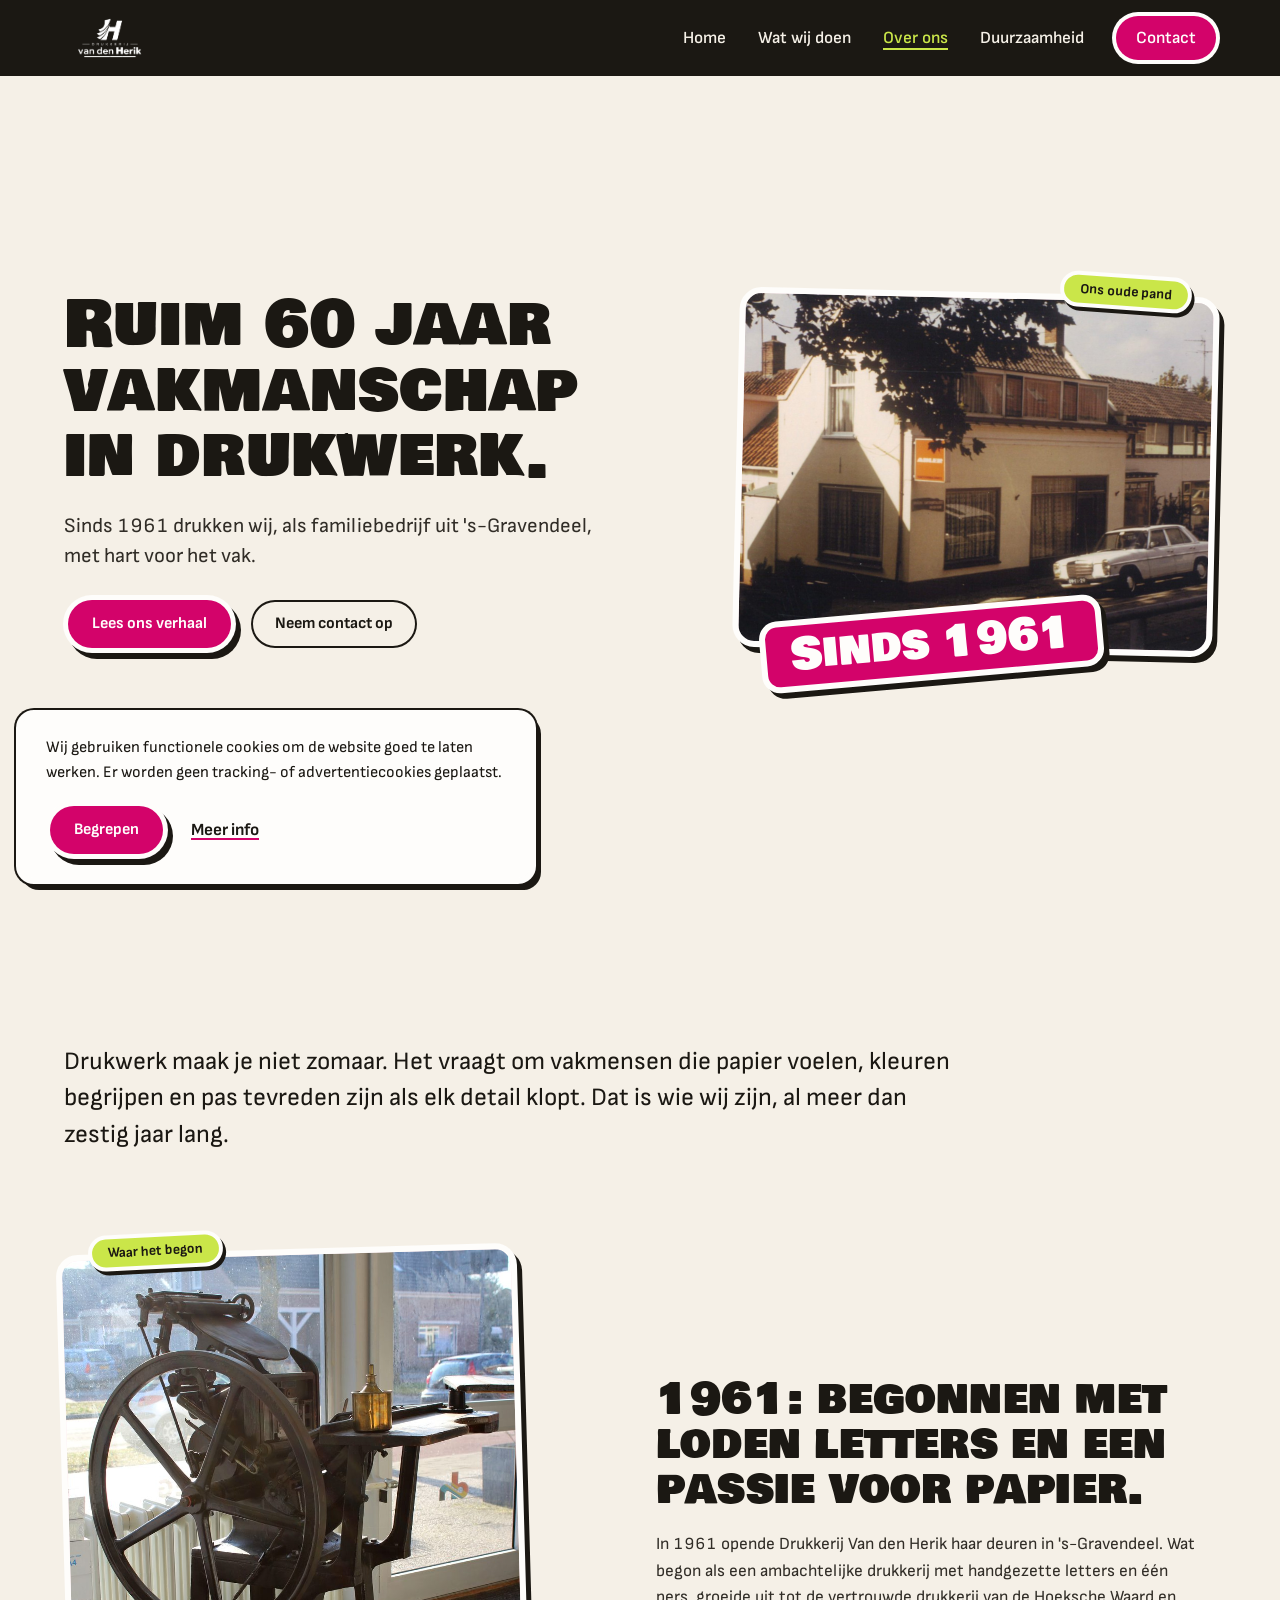
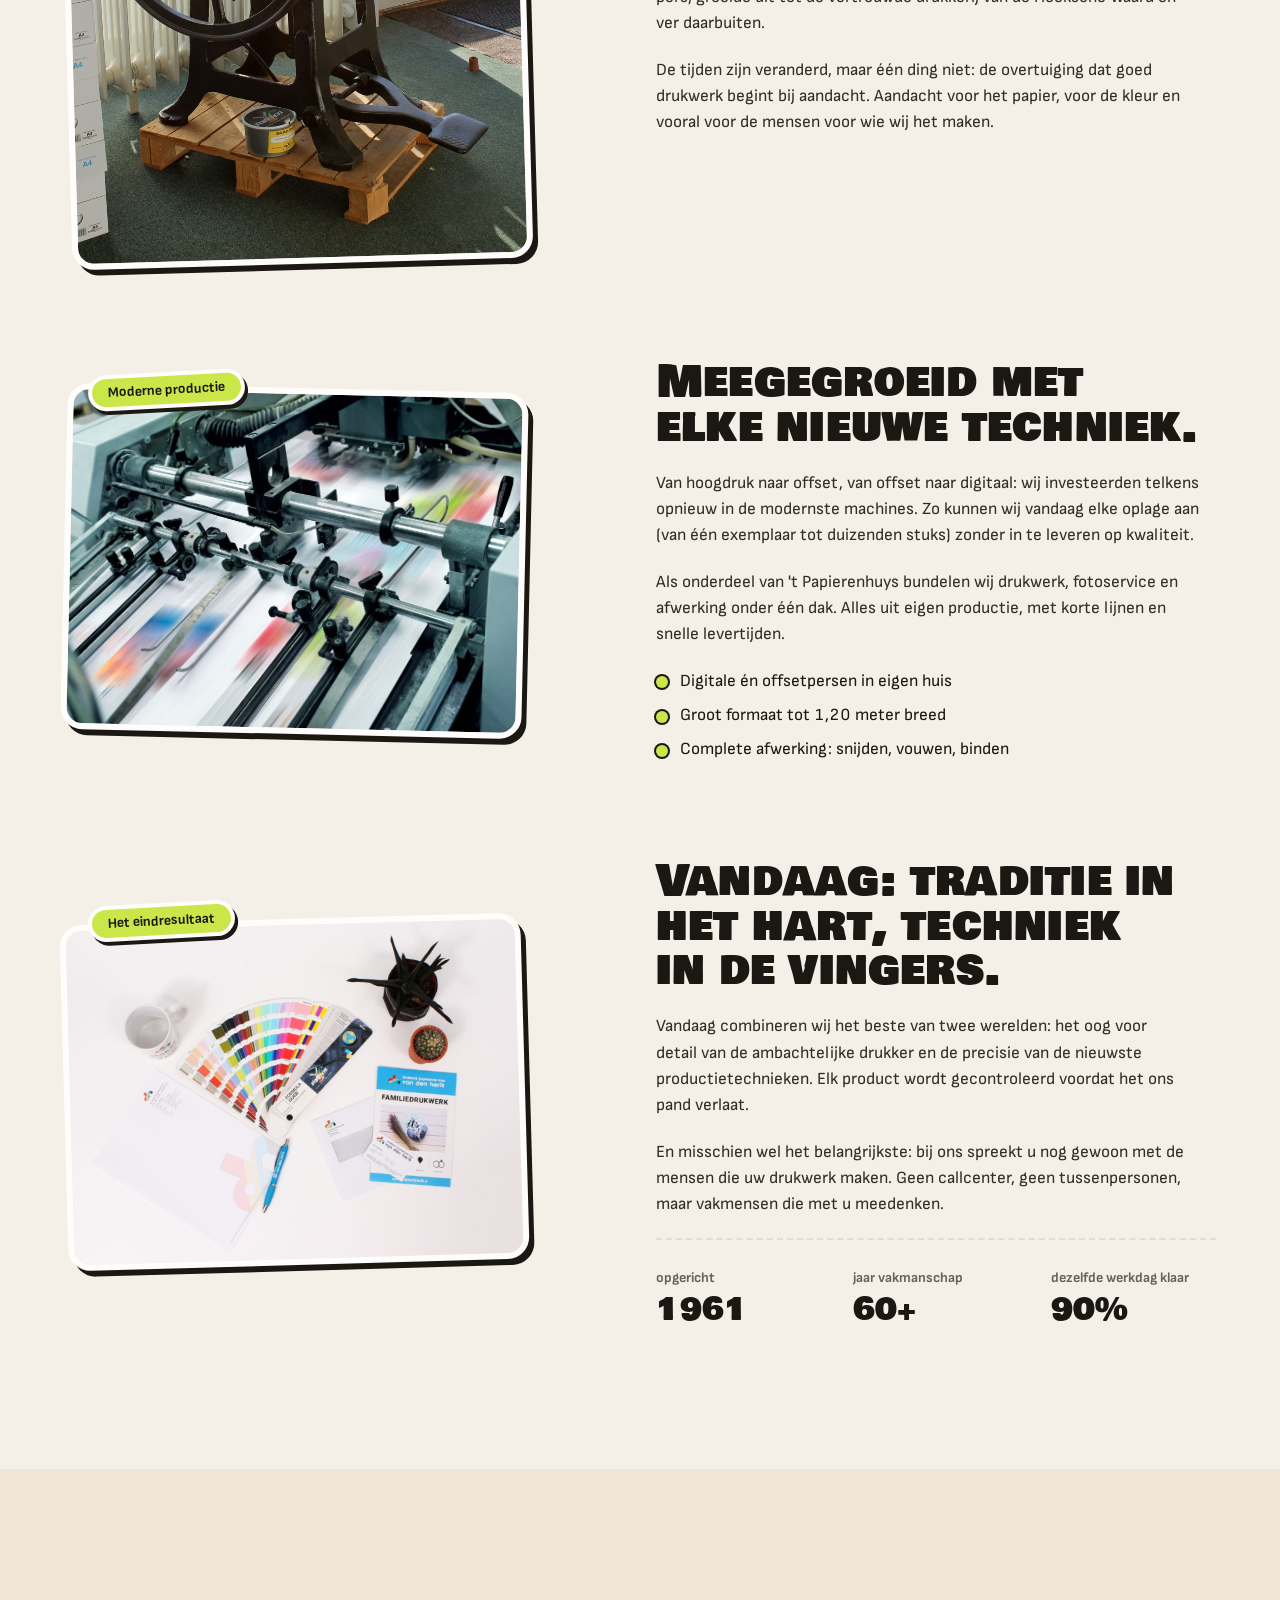
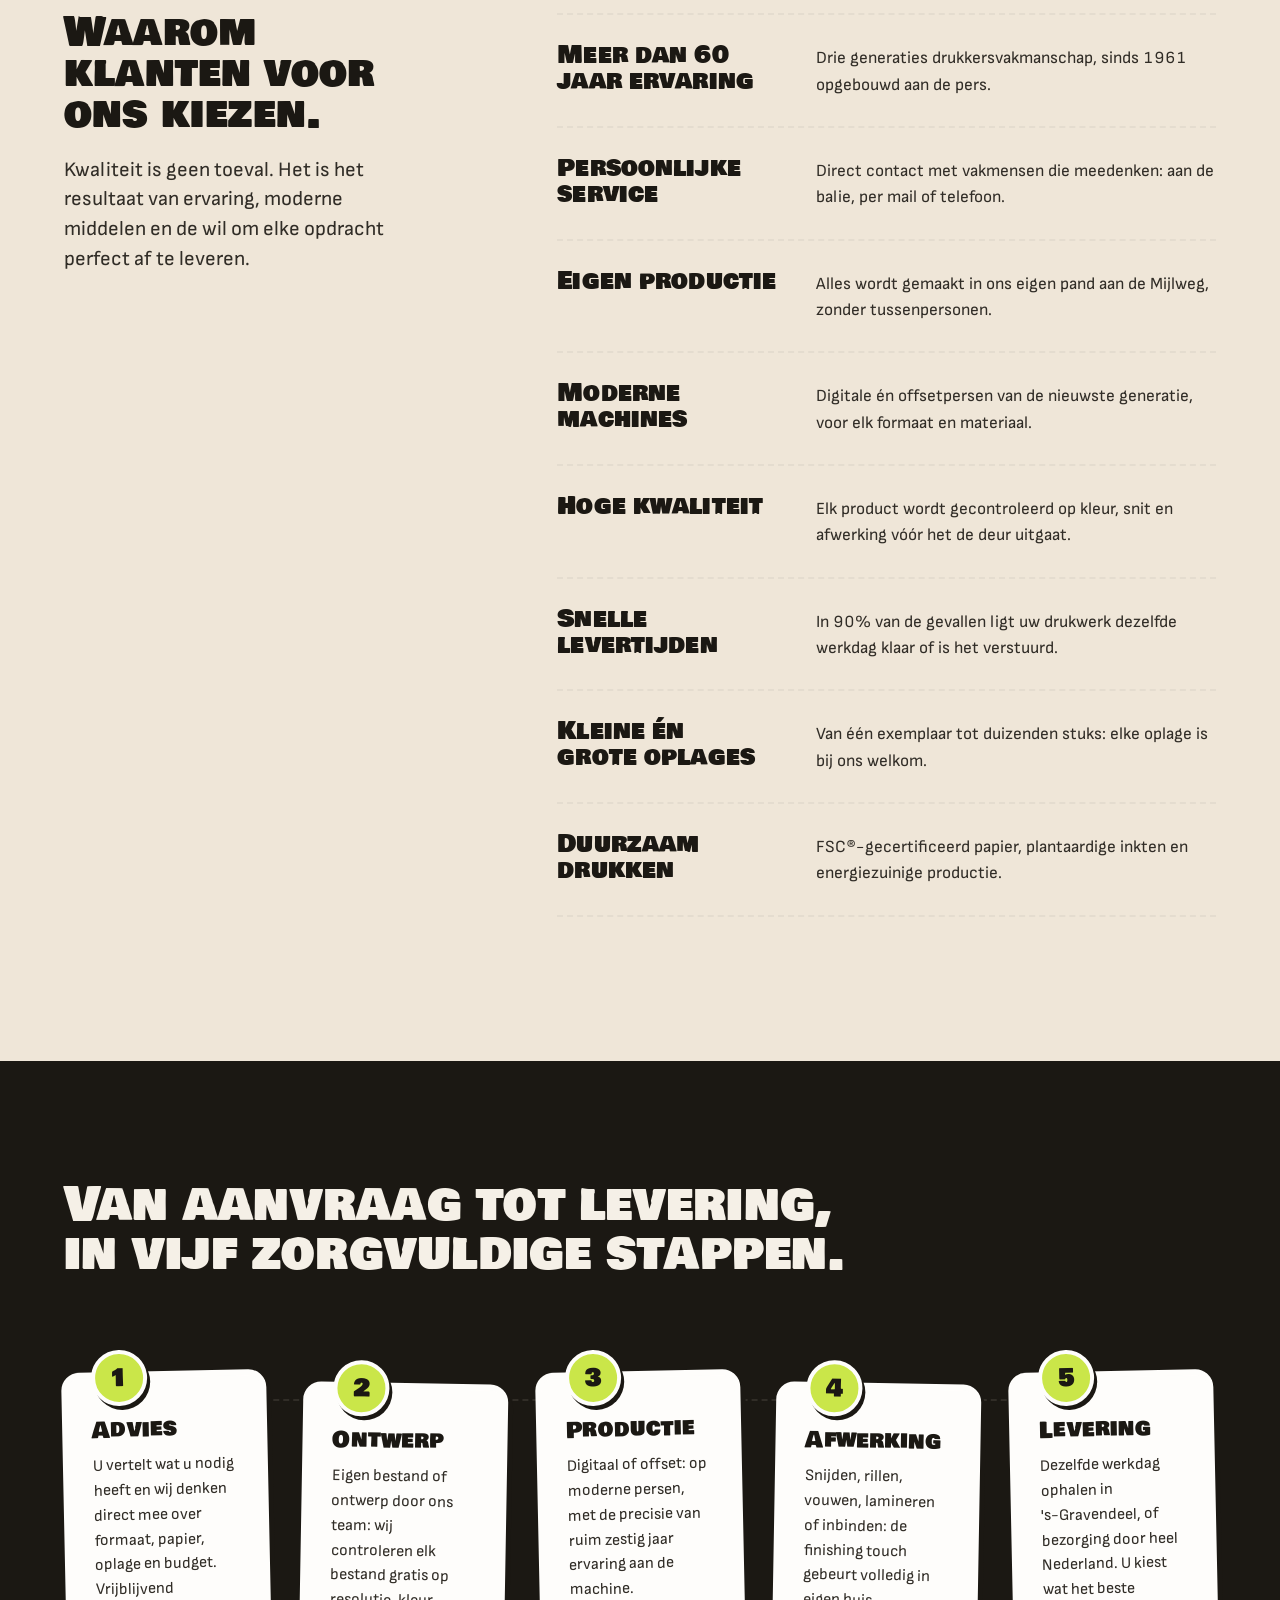
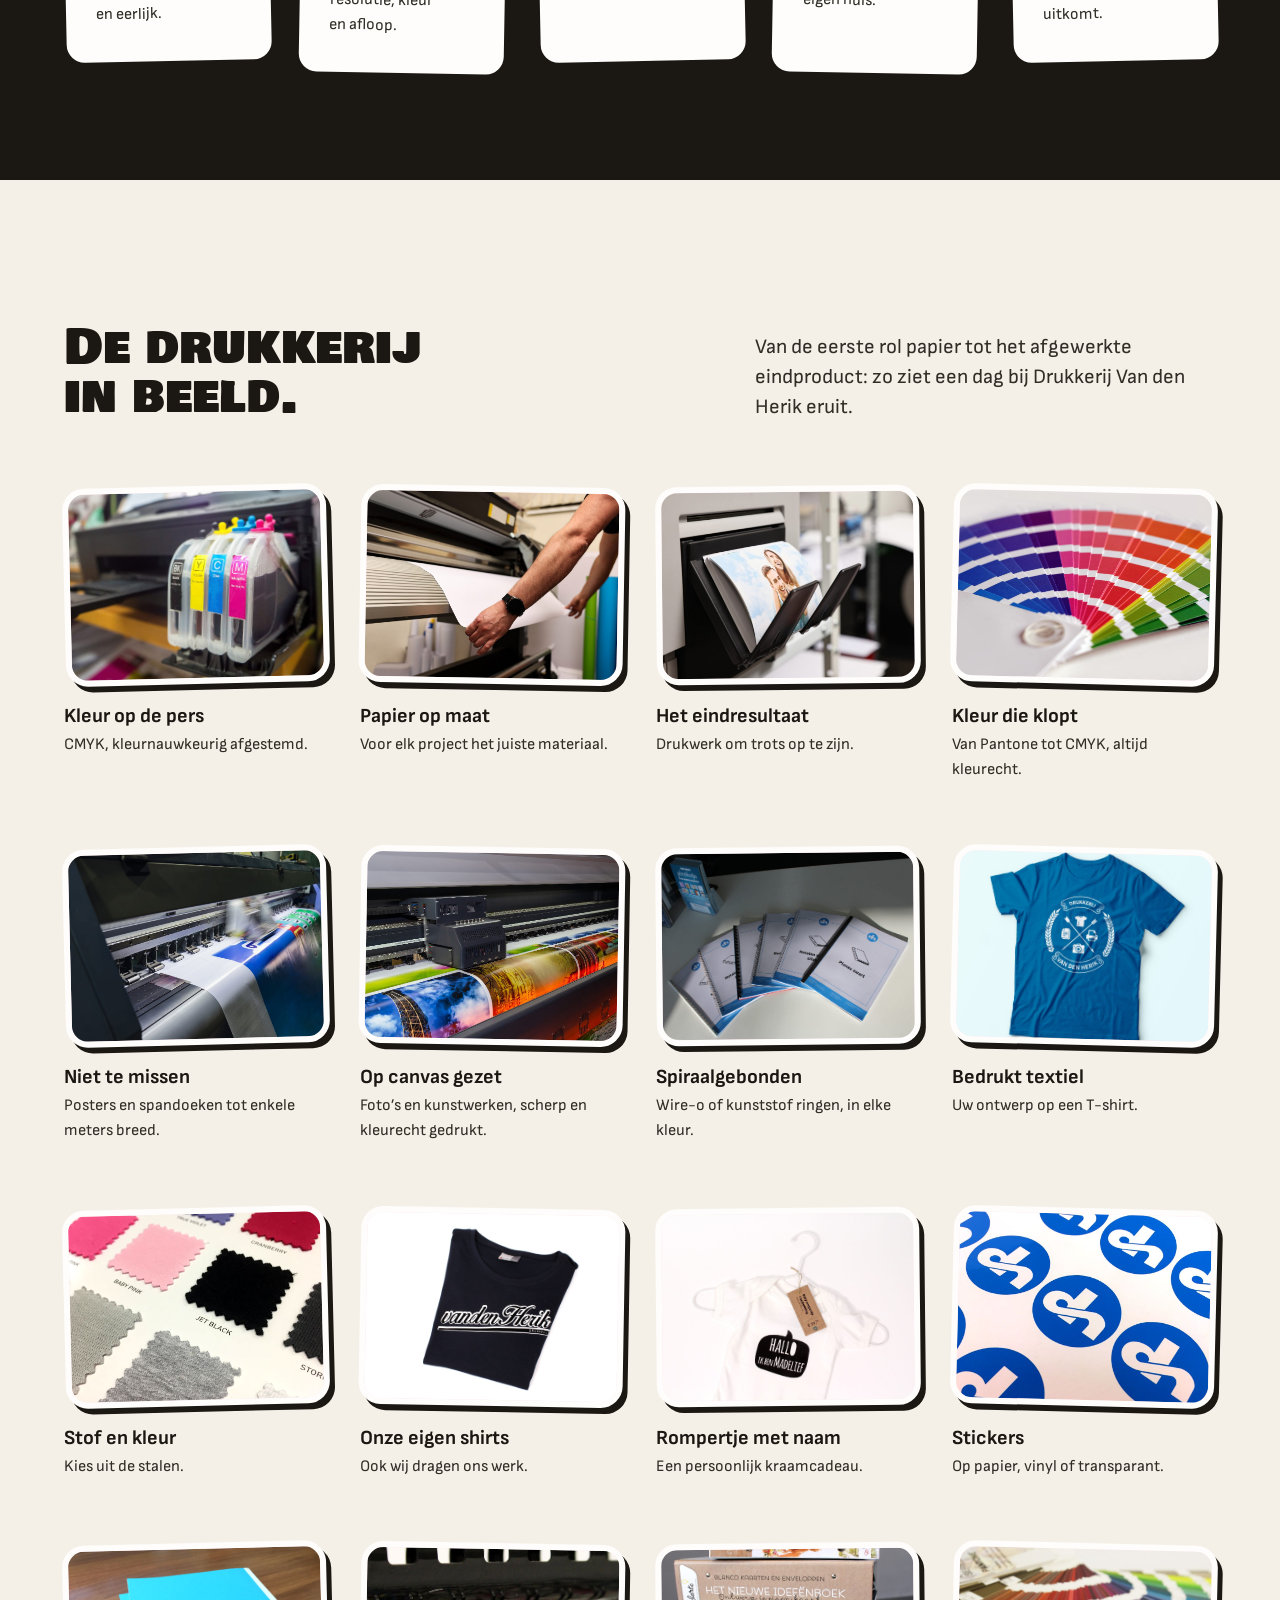
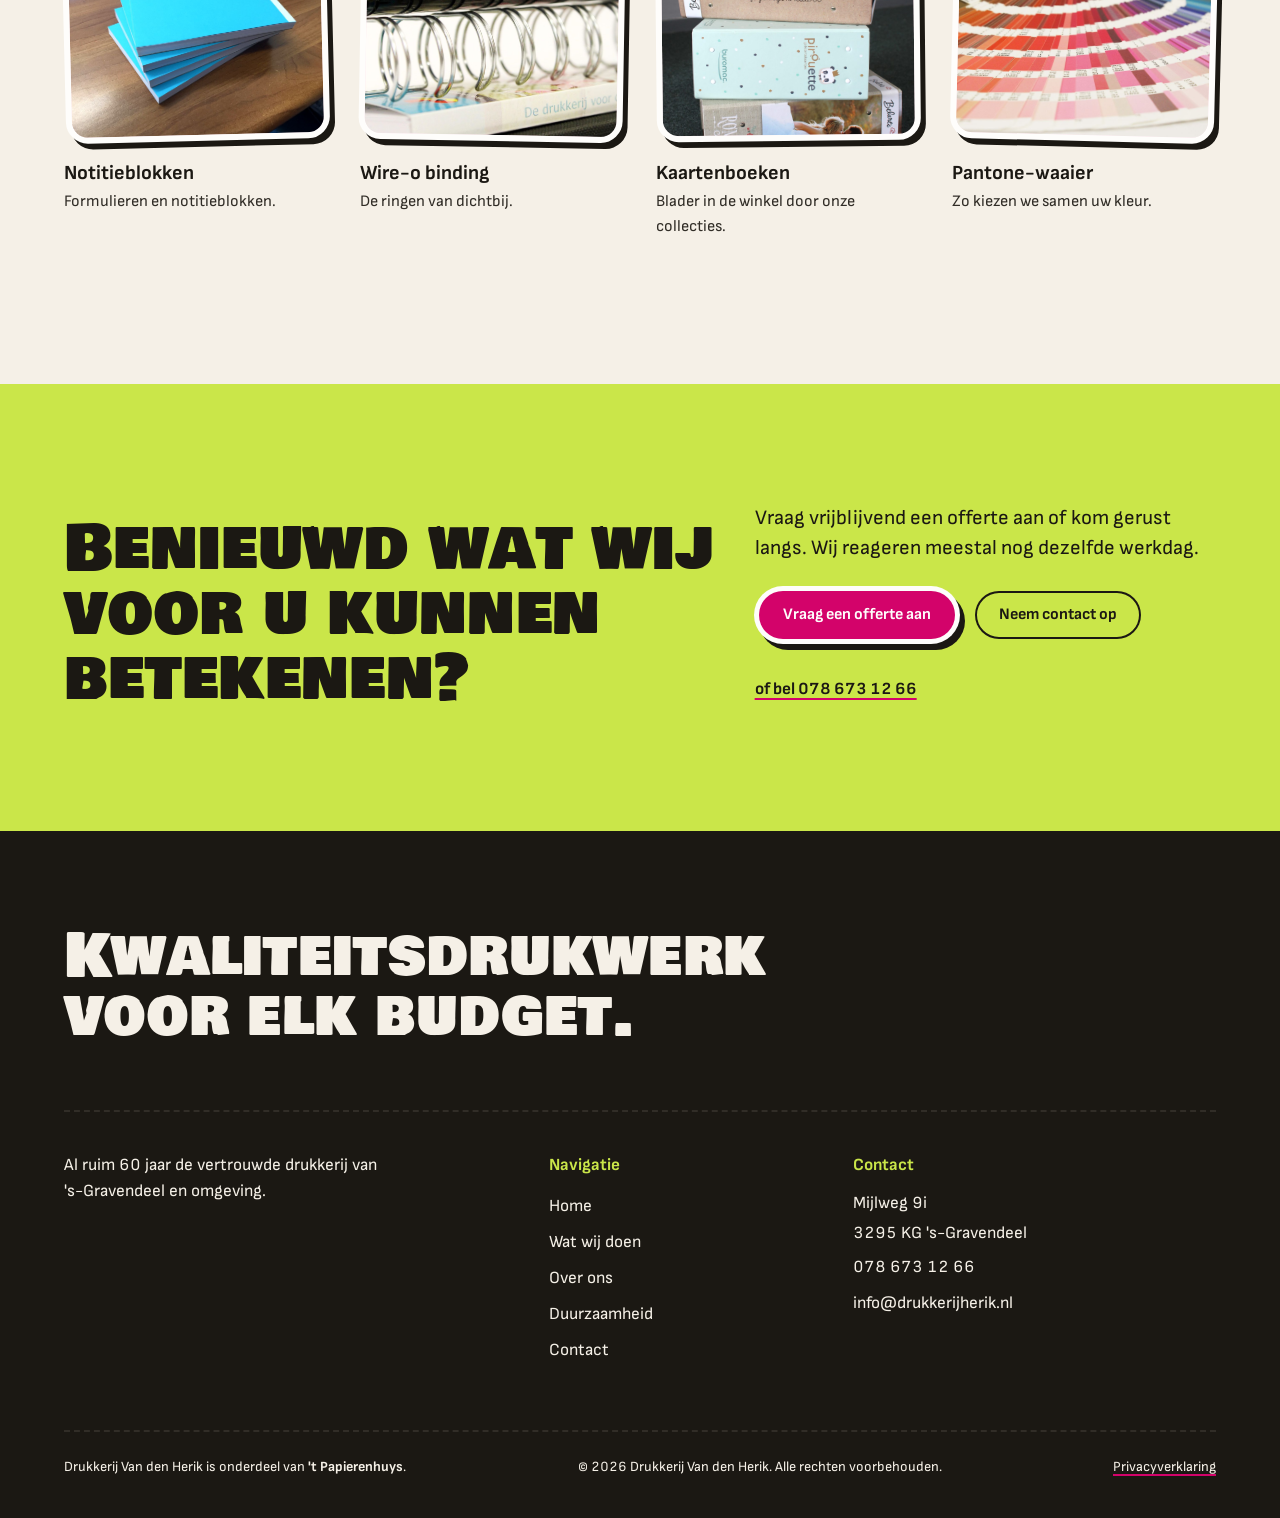
<file: over-ons.html>
<!DOCTYPE html>
<html lang="nl">
<head>
  <meta charset="UTF-8" />
  <meta name="viewport" content="width=device-width, initial-scale=1.0" />
  <title>Over ons | Drukkerij Van den Herik, al meer dan 60 jaar vakmanschap</title>
  <meta name="description" content="Al meer dan 60 jaar vakmanschap in drukwerk. Ontdek het verhaal van Drukkerij Van den Herik: een familiebedrijf uit 's-Gravendeel waar traditie, moderne techniek en persoonlijke service samenkomen." />
  <link rel="canonical" href="https://drukkerijherik.nl/over-ons" />
  <meta property="og:type" content="website" />
  <meta property="og:site_name" content="Drukkerij Van den Herik" />
  <meta property="og:locale" content="nl_NL" />
  <meta property="og:title" content="Over ons | Drukkerij Van den Herik" />
  <meta property="og:description" content="Al meer dan 60 jaar vakmanschap in drukwerk. Ontdek het verhaal van Drukkerij Van den Herik: een familiebedrijf uit 's-Gravendeel waar traditie, moderne techniek en persoonlijke service samenkomen." />
  <meta property="og:url" content="https://drukkerijherik.nl/over-ons" />
  <meta property="og:image" content="https://drukkerijherik.nl/og-image.jpg" />
  <meta property="og:image:width" content="1200" />
  <meta property="og:image:height" content="630" />
  <meta property="og:image:alt" content="Drukpers van Drukkerij Van den Herik in volle productie" />
  <meta name="twitter:card" content="summary_large_image" />
  <meta name="twitter:title" content="Over ons | Drukkerij Van den Herik" />
  <meta name="twitter:description" content="Al meer dan 60 jaar vakmanschap in drukwerk uit 's-Gravendeel." />
  <meta name="twitter:image" content="https://drukkerijherik.nl/og-image.jpg" />
  <meta name="twitter:image:alt" content="Drukpers van Drukkerij Van den Herik in volle productie" />
  <link rel="icon" href="logo.png" type="image/png" />
  <link rel="preconnect" href="https://fonts.googleapis.com" />
  <link rel="preconnect" href="https://fonts.gstatic.com" crossorigin />
  <link href="https://fonts.googleapis.com/css2?family=Bowlby+One+SC&amp;family=Sofia+Sans:wght@400;600;700&amp;display=swap" rel="stylesheet" />
  <script>document.documentElement.classList.add('js');</script>
  <link rel="stylesheet" href="css/style.css" />
  <script type="application/ld+json">
  {
    "@context": "https://schema.org",
    "@graph": [
      {
        "@type": "LocalBusiness",
        "@id": "https://drukkerijherik.nl/#bedrijf",
        "name": "Drukkerij Van den Herik",
        "alternateName": "'t Papierenhuys",
        "image": "https://drukkerijherik.nl/logo.png",
        "logo": "https://drukkerijherik.nl/logo.png",
        "url": "https://drukkerijherik.nl/",
        "telephone": "+31786731266",
        "email": "info@drukkerijherik.nl",
        "priceRange": "€€",
        "foundingDate": "1961",
        "address": {
          "@type": "PostalAddress",
          "streetAddress": "Mijlweg 9i",
          "postalCode": "3295 KG",
          "addressLocality": "'s-Gravendeel",
          "addressRegion": "Zuid-Holland",
          "addressCountry": "NL"
        },
        "openingHoursSpecification": [{
          "@type": "OpeningHoursSpecification",
          "dayOfWeek": ["Monday", "Tuesday", "Wednesday", "Thursday", "Friday"],
          "opens": "08:00",
          "closes": "17:30"
        }]
      },
      {
        "@type": "AboutPage",
        "@id": "https://drukkerijherik.nl/over-ons#webpagina",
        "url": "https://drukkerijherik.nl/over-ons",
        "name": "Over Drukkerij Van den Herik",
        "description": "Al meer dan 60 jaar vakmanschap in drukwerk uit 's-Gravendeel.",
        "isPartOf": { "@id": "https://drukkerijherik.nl/#website" },
        "about": { "@id": "https://drukkerijherik.nl/#bedrijf" },
        "inLanguage": "nl-NL"
      },
      {
        "@type": "BreadcrumbList",
        "@id": "https://drukkerijherik.nl/over-ons#broodkruimel",
        "itemListElement": [
          { "@type": "ListItem", "position": 1, "name": "Home", "item": "https://drukkerijherik.nl/" },
          { "@type": "ListItem", "position": 2, "name": "Over ons", "item": "https://drukkerijherik.nl/over-ons" }
        ]
      }
    ]
  }
  </script>
</head>
<body>
  <a class="skip-link" href="#main">Naar de inhoud</a>
  <div id="scroll-voortgang" aria-hidden="true"></div>

  <!-- ===== NAVIGATIE ===== -->
  <nav class="navbar">
    <div class="container navbar__inner">
      <a href="/" class="navbar__logo">
        <img src="logo-licht.png" width="1774" height="887" alt="Drukkerij Van den Herik" class="navbar__logo-img" />
      </a>
      <button class="hamburger" id="hamburger" aria-label="Menu openen">
        <span></span><span></span><span></span>
      </button>
      <ul class="navbar__menu" id="nav-menu">
        <li><a href="/">Home</a></li>
        <li><a href="diensten">Wat wij doen</a></li>
        <li><a href="over-ons" class="actief">Over ons</a></li>
        <li><a href="duurzaamheid">Duurzaamheid</a></li>
        <li><a href="contact" class="knop--nav-cta">Contact</a></li>
      </ul>
    </div>
  </nav>

  <main id="main">

    <!-- ===== HERO: Stage, het oude pand met het jaartal als sticker ===== -->
    <header class="hero hero--stage" id="op-hero">
      <div class="container hero__raster hero__raster--pand">
        <div class="hero__links">
          <h1>Ruim 60 jaar vakmanschap in drukwerk.</h1>
          <p class="lead">Sinds 1961 drukken wij, als familiebedrijf uit <span class="heel">'s-Gravendeel</span>, met hart voor het vak.</p>
          <div class="knoppen">
            <a href="#op-verhaal" class="knop knop--primair">Lees ons verhaal</a>
            <a href="contact" class="knop">Neem contact op</a>
          </div>
        </div>
        <div class="hero__beeld">
          <span class="foto kantel-r"><img src="foto-oud-pand.jpg" width="1400" height="934" alt="Het oude pand van Drukkerij Van den Herik, met een witte Mercedes voor de deur" fetchpriority="high" /></span>
          <span class="vulling vulling--roze hero__jaar" aria-hidden="true">Sinds 1961</span>
          <span class="tag">Ons oude pand</span>
        </div>
      </div>
    </header>

    <!-- ===== ONS VERHAAL: drie stappen, het beeld steeds links ===== -->
    <section class="sectie" id="op-verhaal">
      <div class="container">
        <p class="lead verhaal__intro">Drukwerk maak je niet zomaar. Het vraagt om vakmensen die papier voelen, kleuren begrijpen en pas tevreden zijn als elk detail klopt. Dat is wie wij zijn, al meer dan zestig jaar lang.</p>
        <div class="verhaal">
          <article class="verhaal__stap">
            <div class="verhaal__beeld">
              <span class="foto foto--portret kantel-l"><img src="foto-handpers.jpg" width="900" height="1200" alt="Een oude handpers met vliegwiel en trapper op een pallet in de winkel" loading="lazy" decoding="async" /></span>
              <span class="tag verhaal__tag">Waar het begon</span>
            </div>
            <div class="verhaal__tekst">
              <h2>1961: begonnen met loden letters en een passie voor papier.</h2>
              <p>In 1961 opende Drukkerij Van den Herik haar deuren in <span class="heel">'s-Gravendeel</span>. Wat begon als een ambachtelijke drukkerij met handgezette letters en één pers, groeide uit tot de vertrouwde drukkerij van de Hoeksche Waard en ver daarbuiten.</p>
              <p>De tijden zijn veranderd, maar één ding niet: de overtuiging dat goed drukwerk begint bij aandacht. Aandacht voor het papier, voor de kleur en vooral voor de mensen voor wie wij het maken.</p>
            </div>
          </article>
          <article class="verhaal__stap">
            <div class="verhaal__beeld">
              <span class="foto kantel-r"><img src="foto-pers.jpg" width="1076" height="701" alt="Drukpers met vers bedrukte vellen in volle vaart" loading="lazy" decoding="async" /></span>
              <span class="tag verhaal__tag">Moderne productie</span>
            </div>
            <div class="verhaal__tekst">
              <h2>Meegegroeid met elke nieuwe techniek.</h2>
              <p>Van hoogdruk naar offset, van offset naar digitaal: wij investeerden telkens opnieuw in de modernste machines. Zo kunnen wij vandaag elke oplage aan (van één exemplaar tot duizenden stuks) zonder in te leveren op kwaliteit.</p>
              <p>Als onderdeel van 't Papierenhuys bundelen wij drukwerk, fotoservice en afwerking onder één dak. Alles uit eigen productie, met korte lijnen en snelle levertijden.</p>
              <ul class="product__lijst">
                <li>Digitale én offsetpersen in eigen huis</li>
                <li>Groot formaat tot 1,20 meter breed</li>
                <li>Complete afwerking: snijden, vouwen, binden</li>
              </ul>
            </div>
          </article>
          <article class="verhaal__stap">
            <div class="verhaal__beeld">
              <span class="foto kantel-l"><img src="foto-eindresultaat.jpg" width="1200" height="900" alt="Drukwerk van Van den Herik: briefpapier, envelop, flyer, pen en kleurwaaier" loading="lazy" decoding="async" /></span>
              <span class="tag verhaal__tag">Het eindresultaat</span>
            </div>
            <div class="verhaal__tekst">
              <h2>Vandaag: traditie in het hart, techniek in de vingers.</h2>
              <p>Vandaag combineren wij het beste van twee werelden: het oog voor detail van de ambachtelijke drukker en de precisie van de nieuwste productietechnieken. Elk product wordt gecontroleerd voordat het ons pand verlaat.</p>
              <p>En misschien wel het belangrijkste: bij ons spreekt u nog gewoon met de mensen die uw drukwerk maken. Geen callcenter, geen tussenpersonen, maar vakmensen die met u meedenken.</p>
              <dl class="tellers">
                <div class="teller"><dt><span>opgericht</span></dt><dd><strong>1961</strong></dd></div>
                <div class="teller"><dt><span>jaar vakmanschap</span></dt><dd><strong>60+</strong></dd></div>
                <div class="teller"><dt><span>dezelfde werkdag klaar</span></dt><dd><strong>90%</strong></dd></div>
              </dl>
            </div>
          </article>
        </div>
      </div>
    </section>

    <!-- ===== WAAROM KLANTEN VOOR ONS KIEZEN: rijen ===== -->
    <section class="sectie band--papier">
      <div class="container raster">
        <div class="zij">
          <h2>Waarom klanten voor ons kiezen.</h2>
          <p class="lead">Kwaliteit is geen toeval. Het is het resultaat van ervaring, moderne middelen en de wil om elke opdracht perfect af te leveren.</p>
        </div>
        <ul class="rijen">
          <li class="rij"><h3 class="rij__titel">Meer dan 60 jaar ervaring</h3><p class="rij__tekst">Drie generaties drukkersvakmanschap, sinds 1961 opgebouwd aan de pers.</p></li>
          <li class="rij"><h3 class="rij__titel">Persoonlijke service</h3><p class="rij__tekst">Direct contact met vakmensen die meedenken: aan de balie, per mail of telefoon.</p></li>
          <li class="rij"><h3 class="rij__titel">Eigen productie</h3><p class="rij__tekst">Alles wordt gemaakt in ons eigen pand aan de Mijlweg, zonder tussenpersonen.</p></li>
          <li class="rij"><h3 class="rij__titel">Moderne machines</h3><p class="rij__tekst">Digitale én offsetpersen van de nieuwste generatie, voor elk formaat en materiaal.</p></li>
          <li class="rij"><h3 class="rij__titel">Hoge kwaliteit</h3><p class="rij__tekst">Elk product wordt gecontroleerd op kleur, snit en afwerking vóór het de deur uitgaat.</p></li>
          <li class="rij"><h3 class="rij__titel">Snelle levertijden</h3><p class="rij__tekst">In 90% van de gevallen ligt uw drukwerk dezelfde werkdag klaar of is het verstuurd.</p></li>
          <li class="rij"><h3 class="rij__titel">Kleine én grote oplages</h3><p class="rij__tekst">Van één exemplaar tot duizenden stuks: elke oplage is bij ons welkom.</p></li>
          <li class="rij"><h3 class="rij__titel">Duurzaam drukken</h3><p class="rij__tekst">FSC®-gecertificeerd papier, plantaardige inkten en energiezuinige productie.</p></li>
        </ul>
      </div>
    </section>

    <!-- ===== ONZE WERKWIJZE: stappen op de inktband ===== -->
    <section class="band band--inkt">
      <div class="container">
        <div class="kop">
          <h2>Van aanvraag tot levering, in vijf zorgvuldige stappen.</h2>
        </div>
        <ol class="stappen" style="--n: 5">
          <li class="stap"><h3>Advies</h3><p>U vertelt wat u nodig heeft en wij denken direct mee over formaat, papier, oplage en budget. Vrijblijvend en eerlijk.</p></li>
          <li class="stap"><h3>Ontwerp</h3><p>Eigen bestand of ontwerp door ons team: wij controleren elk bestand gratis op resolutie, kleur en afloop.</p></li>
          <li class="stap"><h3>Productie</h3><p>Digitaal of offset: op moderne persen, met de precisie van ruim zestig jaar ervaring aan de machine.</p></li>
          <li class="stap"><h3>Afwerking</h3><p>Snijden, rillen, vouwen, lamineren of inbinden: de finishing touch gebeurt volledig in eigen huis.</p></li>
          <li class="stap"><h3>Levering</h3><p>Dezelfde werkdag ophalen in <span class="heel">'s-Gravendeel</span>, of bezorging door heel Nederland. U kiest wat het beste uitkomt.</p></li>
        </ol>
      </div>
    </section>

    <!-- ===== DE DRUKKERIJ IN BEELD: galerij ===== -->
    <section class="sectie">
      <div class="container">
        <div class="kop kop--split">
          <h2>De drukkerij in beeld.</h2>
          <p class="lead">Van de eerste rol papier tot het afgewerkte eindproduct: zo ziet een dag bij Drukkerij Van den Herik eruit.</p>
        </div>
        <div class="galerij">
          <figure><span class="foto"><img src="foto-cmyk.jpg" width="1080" height="810" alt="CMYK-inktcartridges in een printer" loading="lazy" /></span><figcaption><h3>Kleur op de pers</h3><span>CMYK, kleurnauwkeurig afgestemd.</span></figcaption></figure>
          <figure><span class="foto"><img src="foto-papier.jpg" width="1080" height="718" alt="Papier wordt in een grootformaatprinter geladen" loading="lazy" /></span><figcaption><h3>Papier op maat</h3><span>Voor elk project het juiste materiaal.</span></figcaption></figure>
          <figure><span class="foto"><img src="foto-resultaat.jpg" width="1080" height="718" alt="Een pas gedrukt fotoboek komt van de pers af" loading="lazy" /></span><figcaption><h3>Het eindresultaat</h3><span>Drukwerk om trots op te zijn.</span></figcaption></figure>
          <figure><span class="foto"><img src="foto-kleuradvies.jpg" width="1079" height="720" alt="Een Pantone-kleurenwaaier" loading="lazy" /></span><figcaption><h3>Kleur die klopt</h3><span>Van Pantone tot CMYK, altijd kleurecht.</span></figcaption></figure>
          <figure><span class="foto"><img src="foto-grootformaat.jpg" width="1080" height="720" alt="Een groot formaat print rolt van de printer" loading="lazy" /></span><figcaption><h3>Niet te missen</h3><span>Posters en spandoeken tot enkele meters breed.</span></figcaption></figure>
          <figure><span class="foto"><img src="foto-canvas.jpg" width="1080" height="721" alt="Kleurrijke foto's op canvas komen van de grootformaatprinter" loading="lazy" /></span><figcaption><h3>Op canvas gezet</h3><span>Foto’s en kunstwerken, scherp en kleurecht gedrukt.</span></figcaption></figure>
          <figure><span class="foto"><img src="foto-wireo-schriften.jpg" width="1200" height="900" alt="Waaier van schriften met metalen wire-o en kunststof ringbinding" loading="lazy" decoding="async" /></span><figcaption><h3>Spiraalgebonden</h3><span>Wire-o of kunststof ringen, in elke kleur.</span></figcaption></figure>
          <figure><span class="foto"><img src="foto-textiel-shirt.jpg" width="1200" height="800" alt="Blauw T-shirt bedrukt met het logo van Drukkerij Van den Herik" loading="lazy" decoding="async" /></span><figcaption><h3>Bedrukt textiel</h3><span>Uw ontwerp op een T-shirt.</span></figcaption></figure>
          <figure><span class="foto"><img src="foto-textiel-stoffen.jpg" width="900" height="1200" alt="Stalenkaart met textielstoffen in verschillende kleuren" loading="lazy" decoding="async" /></span><figcaption><h3>Stof en kleur</h3><span>Kies uit de stalen.</span></figcaption></figure>
          <figure><span class="foto"><img src="foto-shirt-herik.jpg" width="1200" height="900" alt="Opgevouwen donkerblauw T-shirt met het opschrift van den Herik Drukkerij" loading="lazy" decoding="async" /></span><figcaption><h3>Onze eigen shirts</h3><span>Ook wij dragen ons werk.</span></figcaption></figure>
          <figure><span class="foto"><img src="foto-rompertje.jpg" width="1200" height="900" alt="Wit babyrompertje met de opdruk Hallo, ik ben Madelief" loading="lazy" decoding="async" /></span><figcaption><h3>Rompertje met naam</h3><span>Een persoonlijk kraamcadeau.</span></figcaption></figure>
          <figure><span class="foto"><img src="foto-stickers.jpg" width="900" height="1200" alt="Vel met ronde stickers in het logo van Van den Herik" loading="lazy" decoding="async" /></span><figcaption><h3>Stickers</h3><span>Op papier, vinyl of transparant.</span></figcaption></figure>
          <figure><span class="foto"><img src="foto-notitieblokken.jpg" width="1200" height="900" alt="Stapel blauwe notitieblokken op een houten tafel" loading="lazy" decoding="async" /></span><figcaption><h3>Notitieblokken</h3><span>Formulieren en notitieblokken.</span></figcaption></figure>
          <figure><span class="foto"><img src="foto-wireo.jpg" width="1180" height="787" alt="Close-up van de metalen ringen van een wire-o binding" loading="lazy" decoding="async" /></span><figcaption><h3>Wire-o binding</h3><span>De ringen van dichtbij.</span></figcaption></figure>
          <figure><span class="foto"><img src="foto-kaartenboeken.jpg" width="1200" height="900" alt="Stapel kaartenboeken met trouw- en geboortekaarten en blanco kaarten" loading="lazy" decoding="async" /></span><figcaption><h3>Kaartenboeken</h3><span>Blader in de winkel door onze collecties.</span></figcaption></figure>
          <figure><span class="foto"><img src="foto-pantone.jpg" width="1200" height="800" alt="Uitgewaaierde Pantone-kleurwaaier" loading="lazy" decoding="async" /></span><figcaption><h3>Pantone-waaier</h3><span>Zo kiezen we samen uw kleur.</span></figcaption></figure>
        </div>
      </div>
    </section>

    <!-- ===== SLOT: limoen veld ===== -->
    <section class="band band--limoen">
      <div class="container slot">
        <h2>Benieuwd wat wij voor u kunnen betekenen?</h2>
        <div class="slot__tekst">
          <p class="lead">Vraag vrijblijvend een offerte aan of kom gerust langs. Wij reageren meestal nog dezelfde werkdag.</p>
          <div class="knoppen">
            <a href="contact" class="knop knop--primair">Vraag een offerte aan</a>
            <a href="contact" class="knop">Neem contact op</a>
          </div>
          <a href="tel:+31786731266" class="tekstlink">of bel 078 673 12 66</a>
        </div>
      </div>
    </section>

  </main>

  <!-- ===== FOOTER: het statement ===== -->
  <footer class="footer">
    <div class="container">
      <p class="footer__statement">Kwaliteits&shy;drukwerk voor elk budget.</p>
      <div class="footer__raster">
        <div>
          <p class="footer__beschrijving">Al ruim 60 jaar de vertrouwde drukkerij van <span class="heel">'s-Gravendeel</span> en omgeving.</p>
        </div>
        <div>
          <p class="footer__koptekst">Navigatie</p>
          <ul class="footer__links">
            <li><a href="/">Home</a></li>
            <li><a href="diensten">Wat wij doen</a></li>
            <li><a href="over-ons">Over ons</a></li>
            <li><a href="duurzaamheid">Duurzaamheid</a></li>
            <li><a href="contact">Contact</a></li>
          </ul>
        </div>
        <div>
          <p class="footer__koptekst">Contact</p>
          <ul class="footer__links">
            <li>Mijlweg 9i</li>
            <li>3295 KG <span class="heel">'s-Gravendeel</span></li>
            <li><a href="tel:+31786731266">078 673 12 66</a></li>
            <li><a href="mailto:info@drukkerijherik.nl">info@drukkerijherik.nl</a></li>
          </ul>
        </div>
      </div>
      <div class="footer__bodem">
        <span>Drukkerij Van den Herik is onderdeel van <strong class="footer__merknaam">'t Papierenhuys</strong>.</span>
        <span>&copy; 2026 Drukkerij Van den Herik. Alle rechten voorbehouden.</span>
        <a href="privacy" class="footer__privacy">Privacyverklaring</a>
      </div>
    </div>
  </footer>

  <script src="js/main.js"></script>
</body>
</html>
</file>
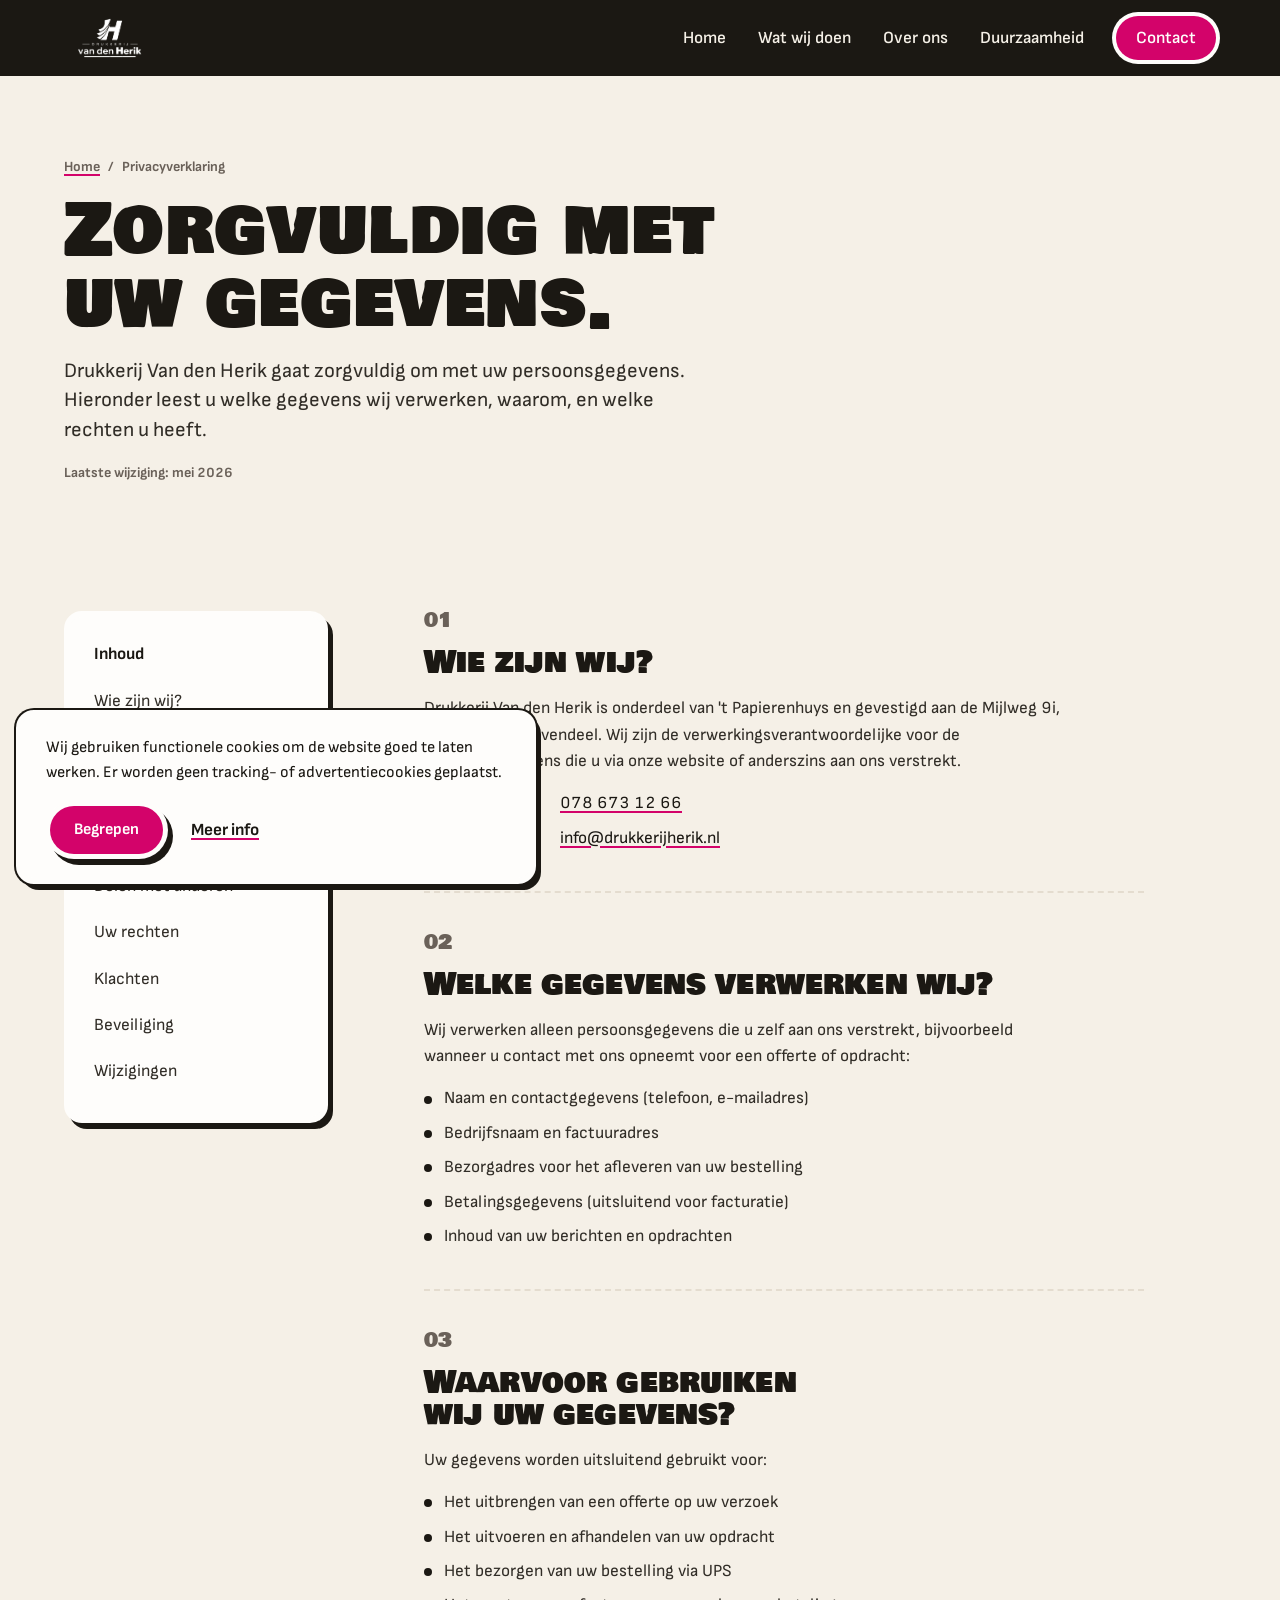
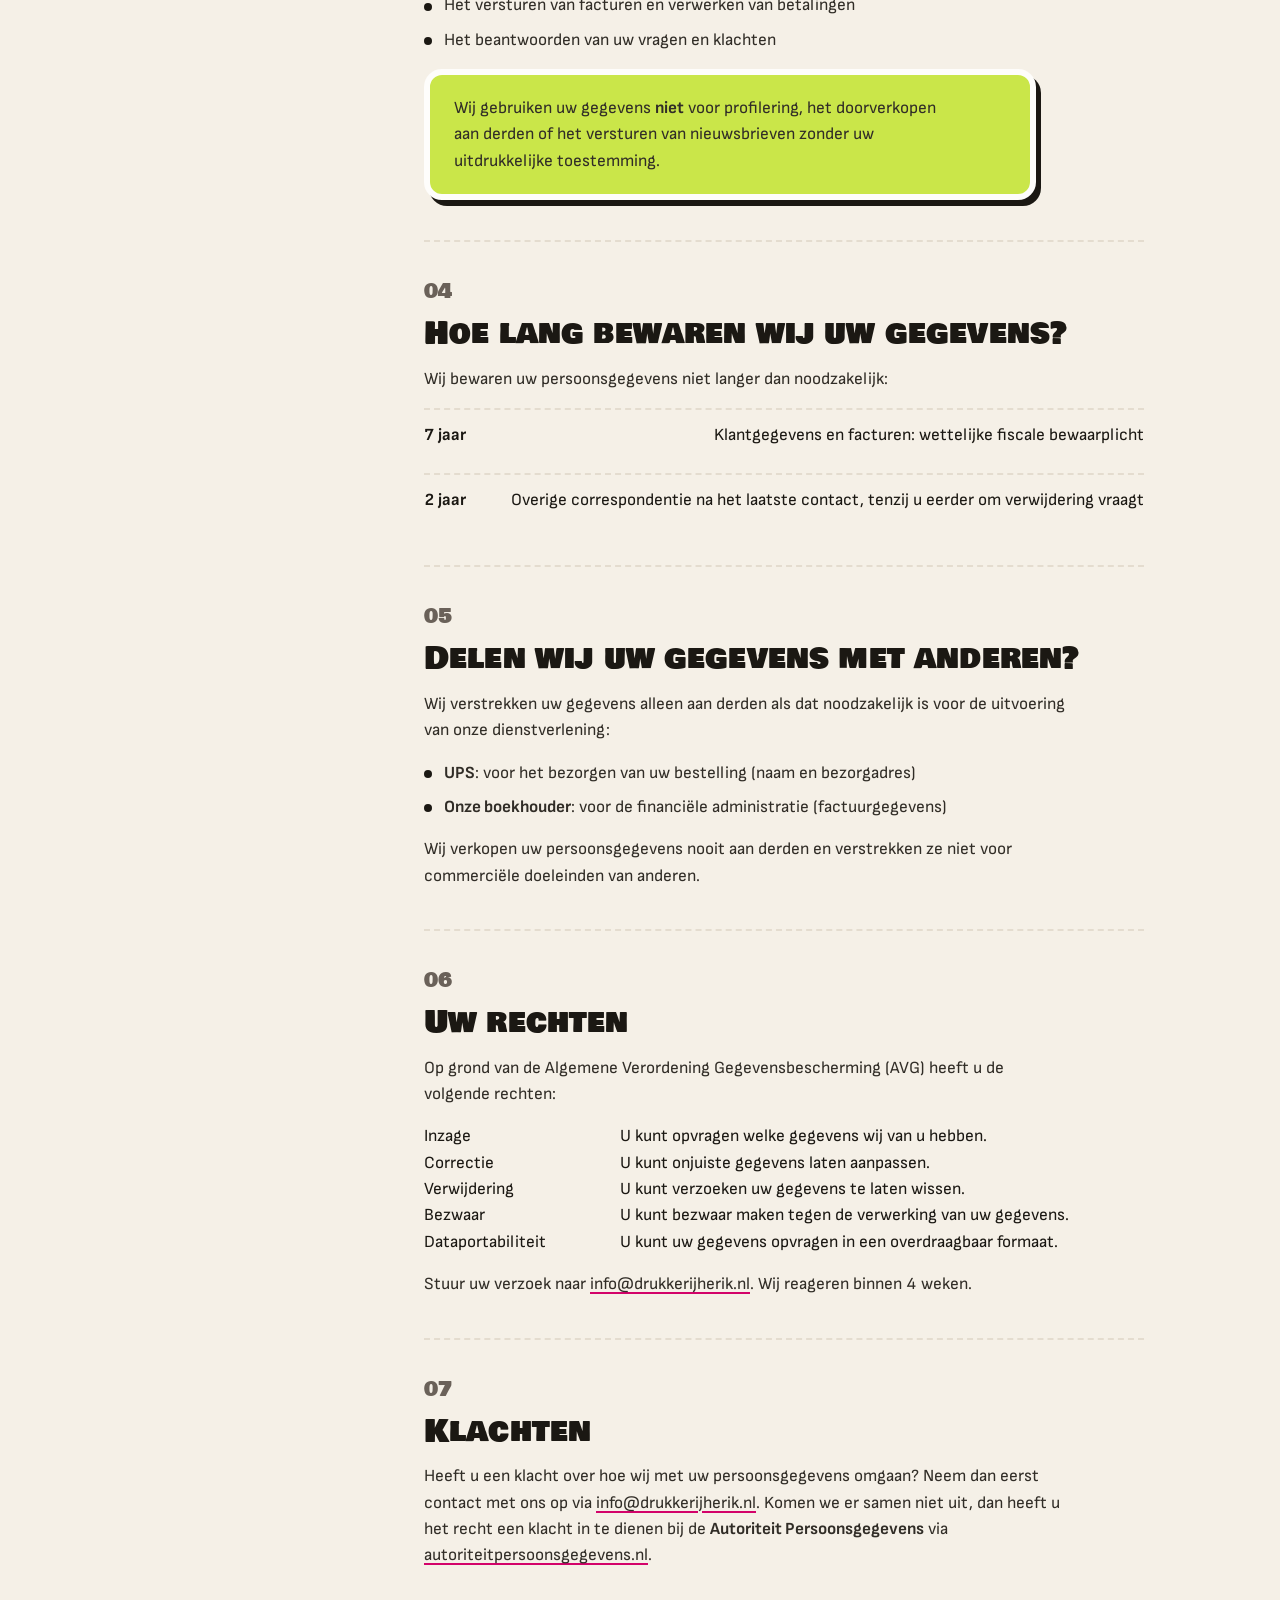
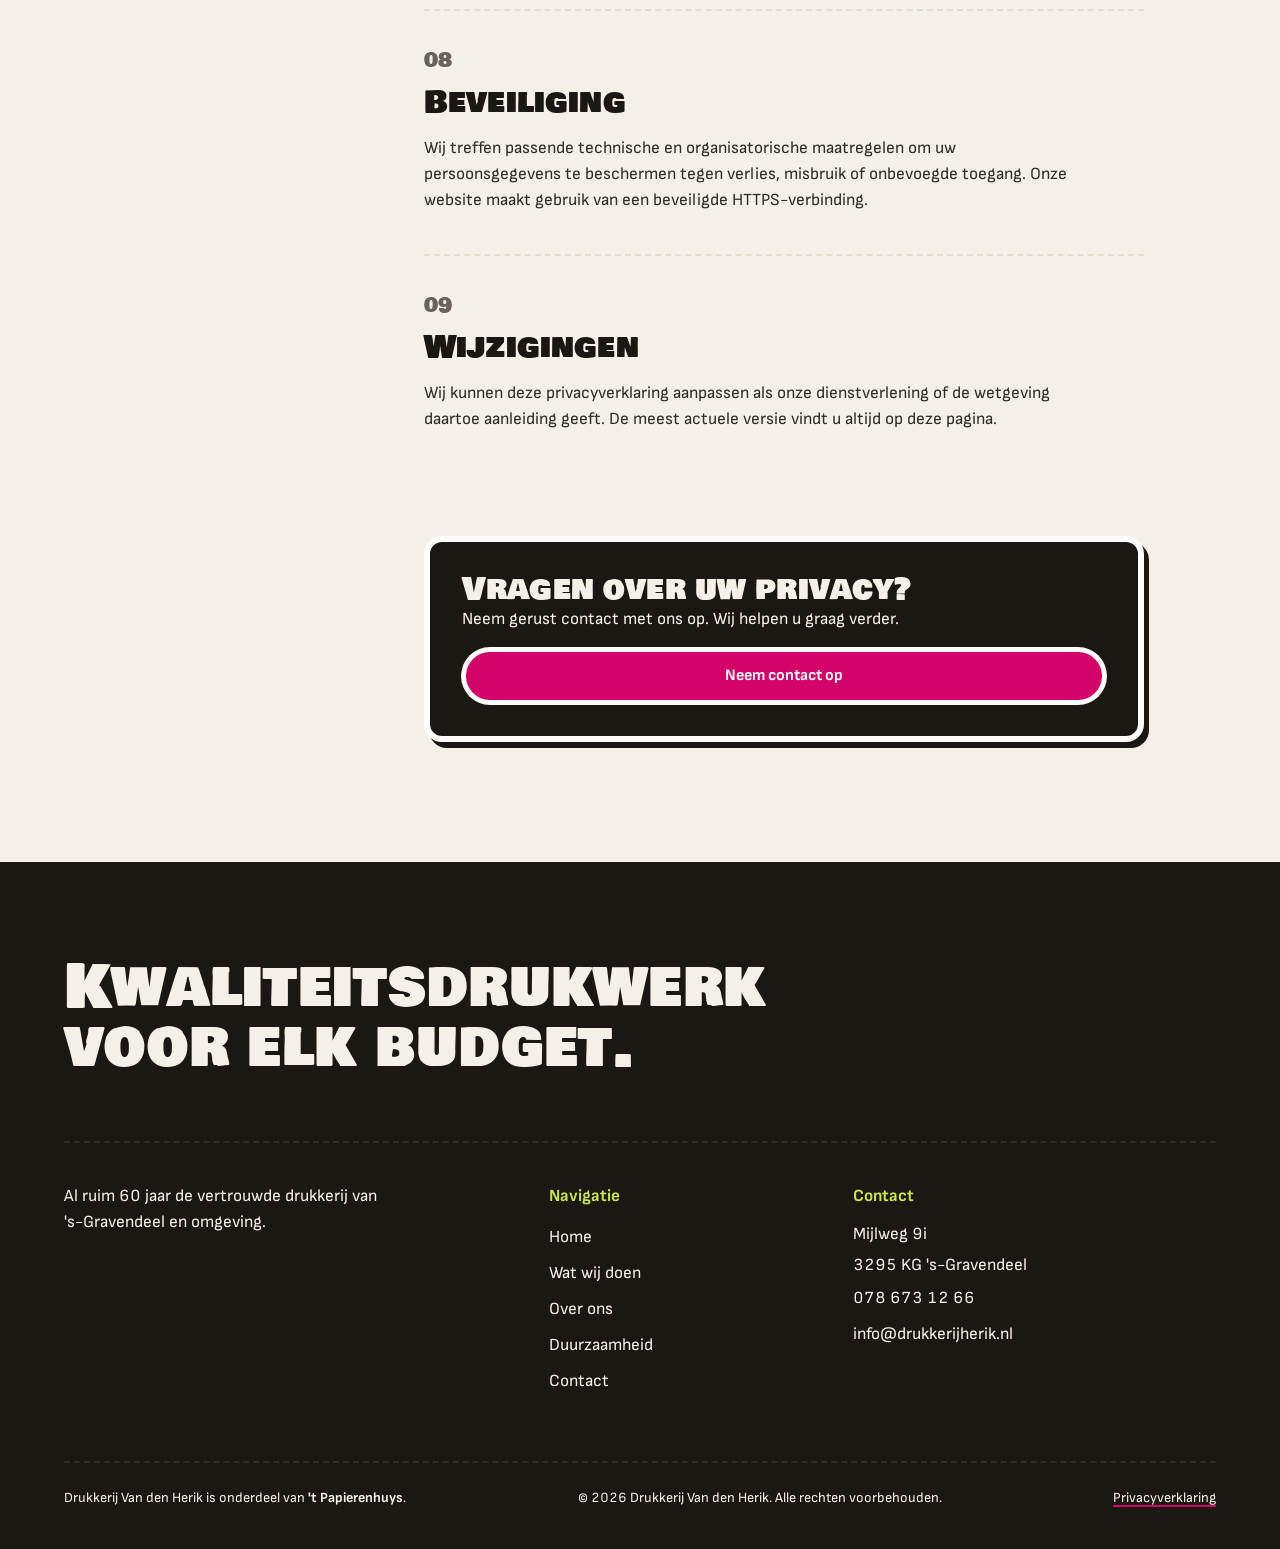
<file: privacy.html>
<!DOCTYPE html>
<html lang="nl">
<head>
  <meta charset="UTF-8" />
  <meta name="viewport" content="width=device-width, initial-scale=1.0" />
  <title>Privacyverklaring | Drukkerij Van den Herik</title>
  <meta name="description" content="Privacyverklaring van Drukkerij Van den Herik. Lees hoe wij omgaan met uw persoonsgegevens." />
  <meta name="robots" content="noindex, follow" />
  <link rel="canonical" href="https://drukkerijherik.nl/privacy" />
  <link rel="icon" href="logo.png" type="image/png" />
  <link rel="preconnect" href="https://fonts.googleapis.com" />
  <link rel="preconnect" href="https://fonts.gstatic.com" crossorigin />
  <link href="https://fonts.googleapis.com/css2?family=Bowlby+One+SC&amp;family=Sofia+Sans:wght@400;600;700&amp;display=swap" rel="stylesheet" />
  <script>document.documentElement.classList.add('js');</script>
  <link rel="stylesheet" href="css/style.css" />
  <script type="application/ld+json">
  {
    "@context": "https://schema.org",
    "@graph": [
      {
        "@type": "WebPage",
        "@id": "https://drukkerijherik.nl/privacy#webpagina",
        "url": "https://drukkerijherik.nl/privacy",
        "name": "Privacyverklaring | Drukkerij Van den Herik",
        "description": "Privacyverklaring van Drukkerij Van den Herik. Lees hoe wij omgaan met uw persoonsgegevens.",
        "isPartOf": { "@id": "https://drukkerijherik.nl/#website" },
        "inLanguage": "nl-NL"
      },
      {
        "@type": "BreadcrumbList",
        "@id": "https://drukkerijherik.nl/privacy#broodkruimel",
        "itemListElement": [
          { "@type": "ListItem", "position": 1, "name": "Home", "item": "https://drukkerijherik.nl/" },
          { "@type": "ListItem", "position": 2, "name": "Privacyverklaring", "item": "https://drukkerijherik.nl/privacy" }
        ]
      }
    ]
  }
  </script>
</head>
<body>
  <a class="skip-link" href="#main">Naar de inhoud</a>
  <div id="scroll-voortgang" aria-hidden="true"></div>

  <!-- ===== NAVIGATIE ===== -->
  <nav class="navbar">
    <div class="container navbar__inner">
      <a href="/" class="navbar__logo">
        <img src="logo-licht.png" width="1774" height="887" alt="Drukkerij Van den Herik" class="navbar__logo-img" />
      </a>
      <button class="hamburger" id="hamburger" aria-label="Menu openen">
        <span></span><span></span><span></span>
      </button>
      <ul class="navbar__menu" id="nav-menu">
        <li><a href="/">Home</a></li>
        <li><a href="diensten">Wat wij doen</a></li>
        <li><a href="over-ons">Over ons</a></li>
        <li><a href="duurzaamheid">Duurzaamheid</a></li>
        <li><a href="contact" class="knop--nav-cta">Contact</a></li>
      </ul>
    </div>
  </nav>

  <main id="main">

  <!-- ===== PAGINAKOP: Banner ===== -->
    <header class="hero hero--banner pv-kop">
      <div class="container">
        <p class="broodkruimel"><a href="/">Home</a><span aria-hidden="true">/</span>Privacyverklaring</p>
        <h1>Zorgvuldig met uw gegevens.</h1>
        <p class="lead">Drukkerij Van den Herik gaat zorgvuldig om met uw persoonsgegevens. Hieronder leest u welke gegevens wij verwerken, waarom, en welke rechten u heeft.</p>
        <p class="label">Laatste wijziging: mei 2026</p>
      </div>
    </header>

  <!-- ===== INHOUD ===== -->
  <section class="pv-sectie sectie sectie--s">
    <div class="container pv-raster">

      <nav class="pv-inhoud diecut" aria-label="Inhoudsopgave">
        <p class="pv-inhoud__titel">Inhoud</p>
        <ol class="pv-inhoud__lijst">
          <li><a href="#wie">Wie zijn wij?</a></li>
          <li><a href="#gegevens">Welke gegevens</a></li>
          <li><a href="#doel">Waarvoor</a></li>
          <li><a href="#bewaren">Bewaartermijn</a></li>
          <li><a href="#delen">Delen met anderen</a></li>
          <li><a href="#rechten">Uw rechten</a></li>
          <li><a href="#klachten">Klachten</a></li>
          <li><a href="#beveiliging">Beveiliging</a></li>
          <li><a href="#wijzigingen">Wijzigingen</a></li>
        </ol>
      </nav>

      <article class="pv-artikel">

        <section class="pv-blok" id="wie" aria-labelledby="wie-titel">
          <span class="pv-blok__nr" aria-hidden="true">01</span>
          <h2 class="pv-blok__titel" id="wie-titel">Wie zijn wij?</h2>
          <p>
            Drukkerij Van den Herik is onderdeel van 't Papierenhuys en gevestigd aan de
            Mijlweg 9i, 3295 KG <span class="heel">'s-Gravendeel</span>. Wij zijn de verwerkingsverantwoordelijke voor
            de persoonsgegevens die u via onze website of anderszins aan ons verstrekt.
          </p>
          <dl class="pv-contact">
            <div><dt>Telefoon</dt><dd><a href="tel:+31786731266">078 673 12 66</a></dd></div>
            <div><dt>E-mail</dt><dd><a href="mailto:info@drukkerijherik.nl">info@drukkerijherik.nl</a></dd></div>
          </dl>
        </section>

        <section class="pv-blok" id="gegevens" aria-labelledby="gegevens-titel">
          <span class="pv-blok__nr" aria-hidden="true">02</span>
          <h2 class="pv-blok__titel" id="gegevens-titel">Welke gegevens verwerken wij?</h2>
          <p>
            Wij verwerken alleen persoonsgegevens die u zelf aan ons verstrekt, bijvoorbeeld
            wanneer u contact met ons opneemt voor een offerte of opdracht:
          </p>
          <ul class="pv-lijst">
            <li>Naam en contactgegevens (telefoon, e-mailadres)</li>
            <li>Bedrijfsnaam en factuuradres</li>
            <li>Bezorgadres voor het afleveren van uw bestelling</li>
            <li>Betalingsgegevens (uitsluitend voor facturatie)</li>
            <li>Inhoud van uw berichten en opdrachten</li>
          </ul>
        </section>

        <section class="pv-blok" id="doel" aria-labelledby="doel-titel">
          <span class="pv-blok__nr" aria-hidden="true">03</span>
          <h2 class="pv-blok__titel" id="doel-titel">Waarvoor gebruiken wij uw gegevens?</h2>
          <p>Uw gegevens worden uitsluitend gebruikt voor:</p>
          <ul class="pv-lijst">
            <li>Het uitbrengen van een offerte op uw verzoek</li>
            <li>Het uitvoeren en afhandelen van uw opdracht</li>
            <li>Het bezorgen van uw bestelling via UPS</li>
            <li>Het versturen van facturen en verwerken van betalingen</li>
            <li>Het beantwoorden van uw vragen en klachten</li>
          </ul>
          <p class="pv-uitgelicht vulling vulling--limoen">
            Wij gebruiken uw gegevens <strong>niet</strong> voor profilering, het doorverkopen
            aan derden of het versturen van nieuwsbrieven zonder uw uitdrukkelijke toestemming.
          </p>
        </section>

        <section class="pv-blok" id="bewaren" aria-labelledby="bewaren-titel">
          <span class="pv-blok__nr" aria-hidden="true">04</span>
          <h2 class="pv-blok__titel" id="bewaren-titel">Hoe lang bewaren wij uw gegevens?</h2>
          <p>
            Wij bewaren uw persoonsgegevens niet langer dan noodzakelijk:
          </p>
          <div class="pv-termijnen">
            <div class="pv-termijn">
              <span class="pv-termijn__getal">7 jaar</span>
              <span class="pv-termijn__label">Klantgegevens en facturen: wettelijke fiscale bewaarplicht</span>
            </div>
            <div class="pv-termijn">
              <span class="pv-termijn__getal">2 jaar</span>
              <span class="pv-termijn__label">Overige correspondentie na het laatste contact, tenzij u eerder om verwijdering vraagt</span>
            </div>
          </div>
        </section>

        <section class="pv-blok" id="delen" aria-labelledby="delen-titel">
          <span class="pv-blok__nr" aria-hidden="true">05</span>
          <h2 class="pv-blok__titel" id="delen-titel">Delen wij uw gegevens met anderen?</h2>
          <p>
            Wij verstrekken uw gegevens alleen aan derden als dat noodzakelijk is voor de
            uitvoering van onze dienstverlening:
          </p>
          <ul class="pv-lijst">
            <li><span><strong>UPS</strong>: voor het bezorgen van uw bestelling (naam en bezorgadres)</span></li>
            <li><span><strong>Onze boekhouder</strong>: voor de financiële administratie (factuurgegevens)</span></li>
          </ul>
          <p>
            Wij verkopen uw persoonsgegevens nooit aan derden en verstrekken ze niet voor
            commerciële doeleinden van anderen.
          </p>
        </section>

        <section class="pv-blok" id="rechten" aria-labelledby="rechten-titel">
          <span class="pv-blok__nr" aria-hidden="true">06</span>
          <h2 class="pv-blok__titel" id="rechten-titel">Uw rechten</h2>
          <p>
            Op grond van de Algemene Verordening Gegevensbescherming (AVG) heeft u de volgende rechten:
          </p>
          <dl class="pv-rechten">
            <div class="pv-recht"><dt>Inzage</dt><dd>U kunt opvragen welke gegevens wij van u hebben.</dd></div>
            <div class="pv-recht"><dt>Correctie</dt><dd>U kunt onjuiste gegevens laten aanpassen.</dd></div>
            <div class="pv-recht"><dt>Verwijdering</dt><dd>U kunt verzoeken uw gegevens te laten wissen.</dd></div>
            <div class="pv-recht"><dt>Bezwaar</dt><dd>U kunt bezwaar maken tegen de verwerking van uw gegevens.</dd></div>
            <div class="pv-recht"><dt>Dataportabiliteit</dt><dd>U kunt uw gegevens opvragen in een overdraagbaar formaat.</dd></div>
          </dl>
          <p>
            Stuur uw verzoek naar <a href="mailto:info@drukkerijherik.nl">info@drukkerijherik.nl</a>.
            Wij reageren binnen 4 weken.
          </p>
        </section>

        <section class="pv-blok" id="klachten" aria-labelledby="klachten-titel">
          <span class="pv-blok__nr" aria-hidden="true">07</span>
          <h2 class="pv-blok__titel" id="klachten-titel">Klachten</h2>
          <p>
            Heeft u een klacht over hoe wij met uw persoonsgegevens omgaan? Neem dan eerst
            contact met ons op via <a href="mailto:info@drukkerijherik.nl">info@drukkerijherik.nl</a>.
            Komen we er samen niet uit, dan heeft u het recht een klacht in te dienen bij de
            <strong>Autoriteit Persoonsgegevens</strong> via
            <a href="https://www.autoriteitpersoonsgegevens.nl" target="_blank" rel="noopener">autoriteitpersoonsgegevens.nl</a>.
          </p>
        </section>

        <section class="pv-blok" id="beveiliging" aria-labelledby="beveiliging-titel">
          <span class="pv-blok__nr" aria-hidden="true">08</span>
          <h2 class="pv-blok__titel" id="beveiliging-titel">Beveiliging</h2>
          <p>
            Wij treffen passende technische en organisatorische maatregelen om uw
            persoonsgegevens te beschermen tegen verlies, misbruik of onbevoegde toegang.
            Onze website maakt gebruik van een beveiligde HTTPS-verbinding.
          </p>
        </section>

        <section class="pv-blok" id="wijzigingen" aria-labelledby="wijzigingen-titel">
          <span class="pv-blok__nr" aria-hidden="true">09</span>
          <h2 class="pv-blok__titel" id="wijzigingen-titel">Wijzigingen</h2>
          <p>
            Wij kunnen deze privacyverklaring aanpassen als onze dienstverlening of de
            wetgeving daartoe aanleiding geeft. De meest actuele versie vindt u altijd op deze pagina.
          </p>
        </section>

        <aside class="pv-vraag vulling vulling--inkt">
          <div>
            <h2 class="pv-vraag__titel">Vragen over uw privacy?</h2>
            <p>Neem gerust contact met ons op. Wij helpen u graag verder.</p>
          </div>
          <a href="contact" class="knop knop--primair">Neem contact op</a>
        </aside>

      </article>
    </div>
  </section>

  </main>

  <!-- ===== FOOTER: het statement ===== -->
  <footer class="footer">
    <div class="container">
      <p class="footer__statement">Kwaliteits&shy;drukwerk voor elk budget.</p>
      <div class="footer__raster">
        <div>
          <p class="footer__beschrijving">Al ruim 60 jaar de vertrouwde drukkerij van <span class="heel">'s-Gravendeel</span> en omgeving.</p>
        </div>
        <div>
          <p class="footer__koptekst">Navigatie</p>
          <ul class="footer__links">
            <li><a href="/">Home</a></li>
            <li><a href="diensten">Wat wij doen</a></li>
            <li><a href="over-ons">Over ons</a></li>
            <li><a href="duurzaamheid">Duurzaamheid</a></li>
            <li><a href="contact">Contact</a></li>
          </ul>
        </div>
        <div>
          <p class="footer__koptekst">Contact</p>
          <ul class="footer__links">
            <li>Mijlweg 9i</li>
            <li>3295 KG <span class="heel">'s-Gravendeel</span></li>
            <li><a href="tel:+31786731266">078 673 12 66</a></li>
            <li><a href="mailto:info@drukkerijherik.nl">info@drukkerijherik.nl</a></li>
          </ul>
        </div>
      </div>
      <div class="footer__bodem">
        <span>Drukkerij Van den Herik is onderdeel van <strong class="footer__merknaam">'t Papierenhuys</strong>.</span>
        <span>&copy; 2026 Drukkerij Van den Herik. Alle rechten voorbehouden.</span>
        <a href="privacy" class="footer__privacy">Privacyverklaring</a>
      </div>
    </div>
  </footer>

  <script src="js/main.js"></script>
  <script src="js/privacy.js"></script>
</body>
</html>
</file>
<file: css/style.css>
/* Hallmark · shape: Catalogue (swapped from the draw's Split Studio: the draw also left Split out, and twenty product photographs want an index, not diptychs) · genre: playful · theme: Sticker (deal 1/3, seed family-print-shop-dutch-c404·e6cd744c·2026-11-09·r0) · redesign: full · draw: f9b5e7
 * hero: Index (/), Index (/diensten), Stage (/over-ons), Corridor (/duurzaamheid), Counter (/contact), Banner (/privacy) · nav: slab · footer: statement · imagery: photographs, the shop's own product shots · signature: the shop's own print work, die-cut and stuck down, every photo edged white on a hard ink shadow and tilted a degree either way · sticker: sheet
 * axes: light/display-heavy/chromatic-magenta · posture: full-palette · contrast: pass · fold: pass · v2.0.0 */
/* Hallmark · pre-emit critique: P4 H4 E4 S4 R4 V4 · weakest: S, a print shop could borrow any sticker look; anchored it in the shop's own photographs as the die-cut objects and kept pink a fill, never type */
/* Hallmark · waive 2b · a single-hue ramp from two tokens · the gold ramp on the "AU" swatch under Foliedruk is the print shop's hot-foil sample itself, the one place the drukwerk finish goud, zilver of koper is shown */
/* Hallmark · waive 81 · the swatch is the object, not a picture slot · the swatches under Papier &amp; afwerking are the print shop's drukwerk samples in their own finish (glanzend, structuurpapier, foliedruk); none waits for a photograph */
/* Hallmark · waive 78 · /privacy only · the print shop's Privacyverklaring is read top to bottom like a letter; its section heads stay titles in a document, not landing-page section heads */
/* Hallmark · dropped .hero, .zweef, .hp-, .dp-, .op-, .du-, .reveal, .kop-regel, .knop--hero, .knop--du, .ct-reveal, [data-teller], [data-woorden] · the Sticker theme keeps still on scroll, so the parallax, counters, reveals, zooms and pinned tracks these hooks drove are gone; the scripts stay linked and find nothing to move */
/* Hallmark · dropped gsap.min.js, scrolltrigger.min.js, js/hero.js, js/diensten.js, js/over-ons.js, js/duurzaamheid.js · these four page scripts and GSAP only drove the scroll choreography; with the Sticker theme keeping still they would query markup that is gone, so the pages no longer load them (the files stay in the repo until the owner removes them) */
/* Hallmark · dropped Flyers.png, Posters.png, Huisstijl.png, Spandoeken.png · the small icon cards that floated in the old homepage hero; the Index hero now shows the print shop's own photographs of that work */
/* Hallmark · dropped #intro · the scroll cue under the old hero linked to it; the Index hero ends on the product cards, so the cue went with the old hero */
/* Hallmark · waive 44c · the posture puts the visual under or beside the head on purpose · on the print shop pages the Index hero sets the product cards under the head (/), and the Banner heroes on /diensten, /contact and /privacy end early so the first section shows above the fold */
/* Hallmark · dismissed 23 · the lime field is the Sticker theme's one allowed field band with ink type, once a page as the close, and #scroll-voortgang is a 4px bar, not a fill */
/* Hallmark · answered F15 · one column gap (--gap-columns, 32px) for every grid below the hero; the hero grid keeps its own 96px gap between text and visual as layout.md asks */
/* Hallmark · dropped Geen beloftes, maar meetbare keuzes., FSC- of PEFC-papier, Plastic verpakkingen, Minder energieverbruik, 40% · the owner doubts the 0 plastic and the 40% energy claims on /duurzaamheid, so they go, and the band of figures they filled goes with them */
/* Hallmark · reworded "Energiezuinig drukken" to "Digitaal drukken" · the step on /duurzaamheid lost its 40% figure with the owner's doubted energy claim */
/* Hallmark · dismissed 77 · /contact holds the call, the mail, the address, the hours, the route and the drukwerk questions; /privacy is the Privacyverklaring, read top to bottom */
@import url("./tokens.css");
@import url("./base.css");

/* =========================================
   Drukkerij Van den Herik, stylesheet
   Systeem: zie DESIGN.md (Sticker, colourway sheet). Warm papier, warm
   zwart, roze als vulling die handelt, limoen als vulling die markeert,
   en elk verheven vlak met een witte stansrand op een harde schaduw.
   ========================================= */

:root {
  /* Materiaalstalen (alleen in de stalen op /diensten) */
  --color-folie-licht: oklch(88% 0.12 92);
  --color-folie: oklch(72% 0.13 82);
  --color-folie-donker: oklch(52% 0.1 75);
  --color-glans-a: oklch(42% 0.12 252);
  --color-glans-b: oklch(70% 0.1 235);
  --color-soft: oklch(91% 0.03 300);
  --rotate-l: -1.6deg;
  --rotate-r: 1.3deg;
  --nav-h: 76px;
}

/* ——— Basis ——— */
html { scroll-behavior: smooth; }
body { font-size: 1.0625rem; line-height: 1.55; font-variant-numeric: tabular-nums; }
ul, ol { margin: 0; padding: 0; list-style: none; }
dl, dd, figure { margin: 0; }
strong { font-weight: 700; }
h1, h2, h3 { font-weight: var(--display-weight); line-height: 1.02; }
h1 { font-size: min(var(--text-display), 4.5rem); }
h2 { font-size: min(var(--text-section), 3.25rem); }
h3 { font-size: var(--text-title); line-height: 1.1; }
a { text-decoration: none; }
main :where(p, dd) > a:not([class]) { text-decoration: underline; text-decoration-color: var(--color-accent); text-decoration-thickness: 2px; text-underline-offset: 0.18em; }
#main { scroll-margin-top: var(--nav-h); }
.lead { font-size: var(--text-lead); line-height: 1.45; max-width: 46ch; color: var(--color-ink-2); }
.label { font-size: var(--text-sm); font-weight: 700; color: var(--color-muted); }

.skip-link { position: absolute; left: var(--space-md); top: calc(-1 * var(--space-3xl)); z-index: var(--z-toast); padding: var(--space-xs) var(--space-md); background: var(--color-ink); color: var(--color-paper); border-radius: var(--radius-pill); font-weight: 700; }
.skip-link:focus-visible { top: var(--space-md); }
.icoon-sprite { position: absolute; width: 0; height: 0; overflow: hidden; }

#scroll-voortgang { position: fixed; inset: 0 0 auto; height: 4px; z-index: var(--z-toast); background: var(--color-accent); transform: scaleX(0); transform-origin: left center; pointer-events: none; }

/* ——— Knoppen: roze pil met witte ring, en de spookpil ——— */
.knop {
  display: inline-flex; align-items: center; justify-content: center; gap: var(--space-xs);
  min-height: 48px; padding: 0 var(--space-lg);
  border: 0; border-radius: var(--radius-pill);
  background: transparent; color: var(--color-ink);
  box-shadow: inset 0 0 0 2px var(--color-ink);
  font: 700 var(--text-md)/1 var(--font-body); white-space: nowrap; cursor: pointer;
  transition: translate var(--dur-micro) var(--ease-out), box-shadow var(--dur-micro) var(--ease-out), background-color var(--dur-short) var(--ease-out), color var(--dur-short) var(--ease-out);
}
.knop:hover { background: var(--color-ink); color: var(--color-paper); }
.knop:active { translate: 0 1px; }
.knop:focus-visible { outline: 3px solid var(--color-focus); outline-offset: 4px; }
.knop:disabled, .knop[aria-disabled="true"] { opacity: 0.55; cursor: not-allowed; translate: none; }
.knop[aria-busy="true"] { cursor: progress; }
.knop--primair {
  background: var(--color-accent); color: var(--color-accent-ink);
  box-shadow: 0 0 0 5px var(--color-white), 5px 6px 0 5px var(--color-ink);
  margin: var(--space-2xs);
}
.knop--primair:hover { background: var(--color-accent-deep); color: var(--color-accent-ink); translate: -1px -2px; }
.knop--primair:active { translate: 4px 5px; box-shadow: 0 0 0 5px var(--color-white), 1px 1px 0 5px var(--color-ink); }
.knop svg { width: 18px; height: 18px; flex: none; }
.knop--licht { color: var(--color-paper); box-shadow: inset 0 0 0 2px var(--color-paper); }
.knop--licht:hover { background: var(--color-paper); color: var(--color-ink); }
.knoppen { display: flex; flex-wrap: wrap; align-items: center; gap: var(--space-md); }

/* ——— Navigatie: de slab ——— */
.navbar { position: sticky; top: 0; z-index: var(--z-sticky-nav); background: var(--color-ink); color: var(--color-paper); }
.navbar__inner { display: flex; align-items: center; justify-content: space-between; gap: var(--space-lg); min-height: var(--nav-h); }
.navbar__logo { display: flex; align-items: center; flex: none; }
.navbar__logo-img { width: auto; height: 46px; max-width: 160px; object-fit: contain; filter: brightness(0) invert(1); }
.navbar__menu { display: flex; align-items: center; gap: var(--space-xs); }
.navbar__menu a { display: inline-flex; align-items: center; min-height: 44px; padding: 0 var(--space-sm); font-weight: 600; color: var(--color-paper); border-radius: var(--radius-pill); text-decoration: underline; text-decoration-color: transparent; text-decoration-thickness: 2px; text-underline-offset: 0.3em; transition: text-decoration-color var(--dur-short) var(--ease-out); }
.navbar__menu a:hover { text-decoration-color: var(--color-accent); }
.navbar__menu a.actief { color: var(--color-accent-2); text-decoration-color: var(--color-accent-2); }
.navbar__menu a:focus-visible, .navbar__logo:focus-visible { outline: 3px solid var(--color-accent-2); outline-offset: 2px; }
.navbar__menu .knop--nav-cta { margin-left: var(--space-sm); padding: 0 20px; background: var(--color-accent); color: var(--color-accent-ink); text-decoration: none; box-shadow: 0 0 0 4px var(--color-white); transition: background-color var(--dur-short) var(--ease-out), translate var(--dur-micro) var(--ease-out); }
.navbar__menu .knop--nav-cta:hover { background: var(--color-accent-deep); translate: 0 -1px; }
.navbar__menu .knop--nav-cta.actief { color: var(--color-accent-ink); }
.hamburger { display: none; width: 48px; height: 48px; padding: var(--space-sm); border: 0; border-radius: var(--radius-pill); background: transparent; cursor: pointer; flex-direction: column; justify-content: center; gap: var(--space-2xs); }
.hamburger span { display: block; height: 2px; background: var(--color-paper); border-radius: 2px; transition: transform var(--dur-short) var(--ease-out), opacity var(--dur-short) var(--ease-out); }
.hamburger:focus-visible { outline: 3px solid var(--color-accent-2); outline-offset: 2px; }
.hamburger.open span:nth-child(1) { transform: translateY(6px) rotate(45deg); }
.hamburger.open span:nth-child(2) { opacity: 0; }
.hamburger.open span:nth-child(3) { transform: translateY(-6px) rotate(-45deg); }

/* ——— Stansrand: elk verheven vlak ——— */
.diecut { border: 6px solid var(--color-white); border-radius: var(--radius-card); box-shadow: var(--shadow-card); background: var(--color-white); }
.foto { display: block; position: relative; overflow: hidden; border: 6px solid var(--color-white); border-radius: 22px; box-shadow: var(--shadow-card); background: var(--color-slot); aspect-ratio: 4 / 3; }
.foto img { width: 100%; height: 100%; object-fit: cover; }
.foto--portret { aspect-ratio: 3 / 4; }
.foto--breed { aspect-ratio: 3 / 2; }
.kantel-l { rotate: var(--rotate-l); }
.kantel-r { rotate: var(--rotate-r); }
.vulling { border: 6px solid var(--color-white); border-radius: var(--radius-card); box-shadow: var(--shadow-card); padding: var(--space-lg); }
.vulling--roze { background: var(--color-accent); color: var(--color-accent-ink); }
.vulling--limoen { background: var(--color-accent-2); color: var(--color-ink); }
.vulling--inkt { background: var(--color-ink); color: var(--color-paper); }
.vulling--wit { background: var(--color-white); color: var(--color-ink); }
.tag { display: inline-flex; align-items: center; min-height: 36px; padding: 0 var(--space-md); border: 4px solid var(--color-white); border-radius: var(--radius-pill); background: var(--color-accent-2); color: var(--color-ink); box-shadow: 3px 4px 0 var(--color-ink); font-size: var(--text-sm); font-weight: 700; white-space: nowrap; }
.tags { display: flex; flex-direction: column; align-items: flex-start; gap: var(--space-sm); }
.stippel { border-top: var(--rule-bar) dashed var(--color-rule); }

/* ——— Secties en banden ——— */
.sectie { padding-block: var(--section-gap); }
.sectie--s { padding-block: var(--section-gap-s); }
.sectie--l { padding-block: var(--section-gap-l); }
.band { padding-block: var(--section-gap-s); }
.band--papier { background: var(--color-paper-2); }
.band--inkt { background: var(--color-ink); color: var(--color-paper); }
.band--inkt .lead, .band--inkt .label { color: var(--color-paper); }
.band--inkt :focus-visible { outline-color: var(--color-accent-2); }
.band--limoen { background: var(--color-accent-2); color: var(--color-ink); }
.band--limoen :focus-visible { outline-color: var(--color-ink); }
.band--limoen .lead { color: var(--color-ink); }
.raster { display: grid; grid-template-columns: repeat(12, minmax(0, 1fr)); column-gap: var(--gap-columns); }
.kop { display: grid; gap: 20px; margin-bottom: var(--space-2xl); }
.kop--split { grid-template-columns: repeat(12, minmax(0, 1fr)); column-gap: var(--gap-columns); align-items: end; }
.kop--split > :first-child { grid-column: 1 / span 6; }
.kop--split > :last-child { grid-column: 8 / -1; }
.kop .knoppen, .kop .tekstlink { margin-top: var(--space-xs); }
.tekstlink { display: inline-flex; align-items: center; min-height: 44px; font-weight: 700; text-decoration: underline; text-decoration-color: var(--color-accent); text-decoration-thickness: 2px; text-underline-offset: 0.25em; }
.tekstlink:hover { text-decoration-color: currentColor; }

/* ——— Hero: Index (de lijst is het beeld) ——— */
.hero { padding-block: var(--space-2xl) var(--space-3xl); }
.hero--index { min-height: calc(100svh - var(--nav-h)); display: flex; align-items: center; }
.hero--index > .container { width: 100%; }
.hero__kop { display: grid; grid-template-columns: repeat(12, minmax(0, 1fr)); column-gap: var(--gap-columns); align-items: end; margin-bottom: 56px; }
.hero__kop h1 { grid-column: 1 / span 7; font-size: min(var(--text-display), 4rem); }
.hero__merk { grid-column: 1 / span 7; display: flex; flex-direction: column; align-items: flex-start; gap: var(--space-xl); }
.hero__logo { width: clamp(180px, 20vw, 260px); height: auto; padding: var(--space-sm) var(--space-md); }
.hero__tekst { grid-column: 8 / -1; display: grid; gap: 20px; }
.hero__tekst .lead { max-width: 34ch; }
/* Index-hero met baliekaart: kop, intro en knoppen links, voordelen en contact rechts */
.hero--index:has(.hero__kop--balie) { padding-block: var(--space-xl); }
.hero__kop--balie { align-items: center; margin-bottom: var(--space-xl); }
.hero__kop--balie .hero__merk { gap: var(--space-lg); }
.hero__kop--balie .hero__logo { width: clamp(180px, 16vw, 230px); margin-bottom: var(--space-xs); }
.hero__kop--balie .lead { max-width: 44ch; }
.balie { position: relative; grid-column: 8 / -1; display: grid; gap: var(--space-lg); padding: var(--space-xl) var(--space-xl) var(--space-lg); }
.balie__tag { position: absolute; top: -20px; right: var(--space-lg); rotate: 4deg; }
.balie__titel { font-size: var(--text-2xl); line-height: 1.05; }
.balie__lijst { gap: var(--space-sm); color: var(--color-ink-2); }
.balie__lijst strong { color: var(--color-ink); }
.balie__info { display: grid; grid-template-columns: max-content minmax(0, 1fr); align-items: center; gap: var(--space-sm) var(--space-lg); padding-top: var(--space-lg); border-top: var(--rule-bar) dashed var(--color-rule); }
.balie__rij { display: contents; }
.balie__rij dt { display: inline-flex; align-items: center; gap: var(--space-xs); font-size: var(--text-sm); font-weight: 700; color: var(--color-muted); }
.balie__rij dt svg { width: 18px; height: 18px; flex: none; color: var(--color-accent); }
.balie__rij dd { font-weight: 600; }
.balie__tel { font: var(--display-weight) var(--text-lg)/1 var(--font-display); text-decoration: underline; text-decoration-color: var(--color-accent); text-decoration-thickness: 2px; text-underline-offset: 0.2em; }
@media (max-width: 75rem) { .balie { margin-top: var(--space-lg); max-width: 640px; } }
@media (max-width: 40rem) {
  .balie { padding: var(--space-xl) var(--space-lg) var(--space-lg); }
  .balie__info { grid-template-columns: minmax(0, 1fr); row-gap: var(--space-2xs); }
  .balie__rij dd { margin-bottom: var(--space-xs); }
}

/* ——— Catalogus: kaarten met de eigen foto's ——— */
.catalogus { display: grid; grid-template-columns: repeat(4, minmax(0, 1fr)); gap: var(--gap-columns); align-items: start; }
.catalogus--3 { grid-template-columns: repeat(3, minmax(0, 1fr)); row-gap: var(--space-2xl); }
.kaart { display: grid; gap: var(--space-sm); color: var(--color-ink); transition: translate var(--dur-micro) var(--ease-out), rotate var(--dur-micro) var(--ease-out); }
.catalogus > li:nth-child(odd) .kaart { rotate: var(--rotate-l); }
.catalogus > li:nth-child(even) .kaart { rotate: var(--rotate-r); }
a.kaart:hover { translate: 0 -2px; rotate: 0deg; }
a.kaart:active .foto, a.kaart:active .vulling { box-shadow: 0 0 0 0 var(--color-white), var(--shadow-press); }
a.kaart:focus-visible { outline: 3px solid var(--color-focus); outline-offset: 6px; border-radius: var(--radius-card); }
.kaart__titel { font: var(--display-weight) var(--text-title)/1.1 var(--font-display); letter-spacing: var(--tracking-display); margin-top: var(--space-xs); }
.kaart__regel { color: var(--color-ink-2); max-width: 32ch; }
.kaart__getal { display: block; font: var(--display-weight) clamp(4rem, 7vw, 7rem)/0.9 var(--font-display); }
.kaart .vulling { aspect-ratio: 4 / 3; display: flex; flex-direction: column; justify-content: space-between; }
.kaart .vulling .kaart__titel { margin: 0; }

/* ——— Rijen ——— */
.rijen { display: grid; }
.rij { display: grid; grid-template-columns: repeat(8, minmax(0, 1fr)); column-gap: var(--gap-columns); align-items: baseline; padding-block: 28px; border-top: var(--rule-bar) dashed var(--color-rule); }
.rij:last-child { border-bottom: var(--rule-bar) dashed var(--color-rule); }
.rij__titel { grid-column: 1 / span 3; font: var(--display-weight) var(--text-title)/1.1 var(--font-display); letter-spacing: var(--tracking-display); }
.rij__tekst { grid-column: 4 / -1; color: var(--color-ink-2); }
.band--inkt .rij, .band--inkt .rij:last-child { border-color: var(--color-ink-2); }
.band--inkt .rij__tekst { color: var(--color-paper); }
.zij { grid-column: 1 / span 4; align-self: start; display: grid; gap: 20px; }
.zij + .rijen, .zij + .body { grid-column: 6 / -1; }

/* ——— Cijfers als gestanste vullingen ——— */
.cijfers { display: grid; grid-template-columns: repeat(4, minmax(0, 1fr)); gap: var(--gap-columns); }
.cijfers--3 { grid-template-columns: repeat(3, minmax(0, 1fr)); }
.cijfer { display: flex; flex-direction: column; justify-content: space-between; gap: var(--space-lg); min-height: 240px; }
.cijfers > :nth-child(odd) { rotate: var(--rotate-l); }
.cijfers > :nth-child(even) { rotate: var(--rotate-r); }
.cijfer__getal { font: var(--display-weight) var(--text-display-s)/0.95 var(--font-display); }
.cijfer__getal sup { font-size: 0.45em; vertical-align: 0.9em; }
.cijfer__label { font-weight: 700; }
.cijfer__toelichting { font-size: var(--text-sm); }

/* ——— Kaarten in een raster (feiten met titel en regel) ——— */
.feitkaarten { display: grid; grid-template-columns: repeat(2, minmax(0, 1fr)); gap: var(--gap-columns); }
.feitkaarten--3 { grid-template-columns: repeat(3, minmax(0, 1fr)); }
.feitkaarten--4 { grid-template-columns: repeat(4, minmax(0, 1fr)); }
.feitkaart { display: grid; align-content: start; gap: var(--space-sm); padding: 28px; }
.feitkaarten > :nth-child(4n+1) { rotate: -1deg; }
.feitkaarten > :nth-child(4n+2) { rotate: 0.8deg; }
.feitkaarten > :nth-child(4n+3) { rotate: 0.6deg; }
.feitkaarten > :nth-child(4n) { rotate: -0.8deg; }
.feitkaart h3 { font-size: var(--text-title); }
.feitkaart p { color: var(--color-ink-2); }
.feitkaart ul { display: grid; gap: var(--space-xs); margin-top: var(--space-xs); }
.feitkaart li { padding-left: 20px; position: relative; }
.feitkaart li::before { content: ''; position: absolute; left: 0; top: 0.55em; width: 10px; height: 10px; border-radius: 50%; background: var(--color-accent-2); box-shadow: 0 0 0 2px var(--color-ink); }

/* ——— Stappen: vastgeplakte kaarten op de stippellijn ——— */
.stappen { display: grid; grid-template-columns: repeat(var(--n, 4), minmax(0, 1fr)); gap: var(--gap-columns); position: relative; padding-top: 28px; counter-reset: stap; }
.stappen::before { content: ''; position: absolute; inset: 0 0 auto; height: 0; border-top: var(--rule-bar) dashed var(--color-rule); top: 56px; }
.band--inkt .stappen::before { border-color: var(--color-ink-2); }
.stap { position: relative; display: grid; align-content: start; gap: var(--space-sm); padding: 28px var(--space-lg); background: var(--color-white); color: var(--color-ink); border: 6px solid var(--color-white); border-radius: var(--radius-card); box-shadow: var(--shadow-card); counter-increment: stap; }
.stappen > .stap:nth-child(odd) { rotate: -1.2deg; }
.stappen > .stap:nth-child(even) { rotate: 1deg; translate: 0 12px; }
.stap::before { content: counter(stap); display: grid; place-items: center; width: 56px; height: 56px; margin-top: -56px; border-radius: 50%; background: var(--color-accent-2); color: var(--color-ink); border: 4px solid var(--color-white); box-shadow: 3px 4px 0 var(--color-ink); font: var(--display-weight) 1.5rem/1 var(--font-display); }
.stap h3 { font-size: 1.375rem; }
.stap p { color: var(--color-ink-2); font-size: var(--text-md); }

/* ——— Index: dichte lijst ——— */
.index { display: grid; grid-template-columns: repeat(2, minmax(0, 1fr)); column-gap: var(--gap-columns); }
.index__rij { display: grid; grid-template-columns: 56px minmax(0, 1fr); column-gap: 20px; align-items: center; padding-block: 20px; border-top: var(--rule-bar) dashed var(--color-rule); color: var(--color-ink); }
.index__rij img { width: 48px; height: 48px; object-fit: contain; grid-row: span 2; }
.index__naam { font-weight: 700; font-size: var(--text-lg); }
.index__sub { color: var(--color-muted); font-size: var(--text-md); }
a.index__rij:hover .index__naam { text-decoration: underline; text-decoration-color: var(--color-accent); text-decoration-thickness: 2px; text-underline-offset: 0.2em; }
a.index__rij:focus-visible { outline: 3px solid var(--color-focus); outline-offset: 2px; border-radius: 8px; }

/* ——— Productkaarten op /diensten (catalogus van zes) ——— */
.product { display: grid; gap: 20px; align-content: start; scroll-margin-top: calc(var(--nav-h) + var(--space-lg)); }
.product h2 { font-size: min(var(--text-section), 2.25rem); }
.product p { color: var(--color-ink-2); }
.product__lijst { display: grid; gap: var(--space-xs); }
.product__lijst li { position: relative; padding-left: var(--space-lg); }
.product__lijst li::before { content: ''; position: absolute; left: 0; top: 0.5em; width: 12px; height: 12px; border-radius: 50%; background: var(--color-accent-2); box-shadow: 0 0 0 2px var(--color-ink); }
.product .knop { justify-self: start; margin-top: var(--space-xs); }
.catalogus--3 > :nth-child(3n+1) .foto, .catalogus--3 > :nth-child(3n+1) .vulling { rotate: var(--rotate-l); }
.catalogus--3 > :nth-child(3n+2) .foto, .catalogus--3 > :nth-child(3n+2) .vulling { rotate: var(--rotate-r); }
.catalogus--3 > :nth-child(3n) .foto, .catalogus--3 > :nth-child(3n) .vulling { rotate: -0.8deg; }

/* ——— Materiaalstalen ——— */
.stalen { display: grid; grid-template-columns: repeat(3, minmax(0, 1fr)); gap: var(--space-2xl) var(--gap-columns); }
.staal { display: grid; gap: var(--space-sm); align-content: start; }
.staal__vlak { aspect-ratio: 4 / 3; display: grid; place-items: center; border: 6px solid var(--color-white); border-radius: var(--radius-card); box-shadow: var(--shadow-card); }
.stalen > :nth-child(odd) .staal__vlak { rotate: var(--rotate-l); }
.stalen > :nth-child(even) .staal__vlak { rotate: var(--rotate-r); }
.staal h3 { font-size: 1.375rem; margin-top: var(--space-xs); }
.staal p { color: var(--color-ink-2); }
.staal--structuur .staal__vlak { background: repeating-linear-gradient(135deg, var(--color-paper-2) 0 3px, var(--color-paper) 3px 7px); }
.staal--glans .staal__vlak { background: linear-gradient(135deg, var(--color-glans-a), var(--color-glans-b) 55%, var(--color-glans-a)); }
.staal--mat .staal__vlak { background: var(--color-paper-2); }
.staal--soft .staal__vlak { background: var(--color-soft); }
.staal--folie .staal__vlak { background: var(--color-ink); }
.staal--relief .staal__vlak { background: var(--color-paper-3); }
.staal__folie { font: var(--display-weight) 3.5rem/1 var(--font-display); background: linear-gradient(110deg, var(--color-folie-donker), var(--color-folie-licht) 40%, var(--color-folie) 60%, var(--color-folie-donker)); -webkit-background-clip: text; background-clip: text; color: transparent; }
.staal__relief { font: var(--display-weight) 3.5rem/1 var(--font-display); color: var(--color-muted); text-shadow: 1px 1px 0 var(--color-white), -1px -1px 0 var(--color-ink-2); }

/* ——— Galerij ——— */
.galerij { display: grid; grid-template-columns: repeat(4, minmax(0, 1fr)); gap: var(--space-2xl) var(--gap-columns); }
.galerij figure { display: grid; gap: var(--space-sm); align-content: start; }
.galerij > :nth-child(4n+1) .foto, .galerij > :nth-child(4n+1) .vulling { rotate: -1.4deg; }
.galerij > :nth-child(4n+2) .foto, .galerij > :nth-child(4n+2) .vulling { rotate: 1deg; }
.galerij > :nth-child(4n+3) .foto, .galerij > :nth-child(4n+3) .vulling { rotate: -0.6deg; }
.galerij > :nth-child(4n) .foto, .galerij > :nth-child(4n) .vulling { rotate: 1.4deg; }
.galerij figcaption { display: grid; gap: var(--space-2xs); margin-top: var(--space-xs); }
.galerij figcaption strong { font-size: var(--text-lg); }
.galerij figcaption span { color: var(--color-ink-2); font-size: var(--text-md); }

/* ——— Verhaal: verticale reeks met beeld aan één kant ——— */
.verhaal { display: grid; gap: var(--space-3xl); }
.verhaal__stap { display: grid; grid-template-columns: repeat(12, minmax(0, 1fr)); column-gap: var(--gap-columns); align-items: center; }
.verhaal__beeld { grid-column: 1 / span 5; }
.verhaal__tekst { grid-column: 7 / -1; display: grid; gap: 20px; }
.verhaal__tekst h2 { font-size: min(var(--text-section), 2.75rem); }
.verhaal__tekst p { color: var(--color-ink-2); max-width: 60ch; }
.tellers { display: grid; grid-template-columns: repeat(3, minmax(0, 1fr)); gap: var(--gap-columns); padding-top: var(--space-lg); border-top: var(--rule-bar) dashed var(--color-rule); }
.teller strong { display: block; font: var(--display-weight) var(--text-2xl)/1 var(--font-display); }
.teller span { font-size: var(--text-sm); font-weight: 700; color: var(--color-muted); }

/* ——— Hero Stage en Counter ——— */
.hero--stage { min-height: calc(100svh - var(--nav-h)); display: flex; align-items: center; }
.hero--counter { padding-block: 80px var(--space-lg); }
.hero--stage > .container, .hero--counter > .container { width: 100%; }
.hero__raster { display: grid; grid-template-columns: minmax(0, 5fr) minmax(0, 7fr); gap: var(--space-3xl); align-items: center; }
.hero__raster--counter { grid-template-columns: minmax(0, 6fr) minmax(0, 5fr); }
.hero__links { display: grid; gap: var(--space-lg); }
.hero__beeld { position: relative; }
.hero__beeld .tag { position: absolute; top: -18px; right: var(--space-lg); rotate: 4deg; }
.hero__jaar { position: absolute; left: var(--space-lg); bottom: -28px; rotate: -5deg; padding: var(--space-xs) var(--space-lg); font: var(--display-weight) clamp(1.75rem, 3.4vw, 3rem)/1 var(--font-display); white-space: nowrap; }
.hero--corridor { padding-block: var(--space-3xl) var(--section-gap-s); }
.hero--corridor h1 { max-width: 14ch; font-size: min(var(--text-display), 4.5rem); }
.hero--corridor .hero__links { max-width: 760px; }
.hero--banner { padding-block: 80px var(--space-3xl); }
.broodkruimel { display: flex; gap: var(--space-xs); font-size: var(--text-sm); font-weight: 700; color: var(--color-muted); }
.broodkruimel a { text-decoration: underline; text-decoration-color: var(--color-accent); text-underline-offset: 0.2em; }

/* ——— Contactacties ——— */
.acties { display: grid; gap: var(--space-lg); }
.actie { display: grid; grid-template-columns: 56px minmax(0, 1fr); align-items: center; column-gap: 20px; padding: 20px var(--space-lg); color: inherit; transition: translate var(--dur-micro) var(--ease-out); }
.actie:hover { translate: 0 -2px; }
.actie:focus-visible { outline: 3px solid var(--color-focus); outline-offset: 6px; }
.actie__icoon { display: grid; place-items: center; width: 56px; height: 56px; border-radius: 50%; background: var(--color-white); color: var(--color-ink); box-shadow: 0 0 0 2px var(--color-ink); grid-row: span 2; }
.actie__icoon svg { width: 24px; height: 24px; }
.actie__label { font-weight: 700; font-size: var(--text-sm); }
.actie__waarde { font: var(--display-weight) var(--text-title)/1.15 var(--font-display); overflow-wrap: anywhere; }
.vulling--roze .actie__icoon { box-shadow: none; }

.gegevens { display: grid; gap: 0; padding: 32px; }
.gegevens h2 { font-size: var(--text-title); margin-bottom: var(--space-md); }
.gegevens__rij { display: grid; grid-template-columns: 120px minmax(0, 1fr); gap: var(--space-md); padding-block: var(--space-md); border-top: var(--rule-bar) dashed var(--color-rule); }
.gegevens__rij dt { font-weight: 700; color: var(--color-muted); font-size: var(--text-sm); }
.gegevens__rij a { text-decoration: underline; text-decoration-color: var(--color-accent); text-decoration-thickness: 2px; text-underline-offset: 0.2em; }
.uren { display: grid; grid-template-columns: auto auto; justify-content: space-between; column-gap: var(--space-lg); row-gap: var(--space-2xs); }
.ct-mail { white-space: nowrap; }
.notitie { padding: 20px var(--space-lg); max-width: 520px; }

/* ——— Veelgestelde vragen en privacy ——— */
.vragen { display: grid; }
.vraag { padding-block: 28px; border-top: var(--rule-bar) dashed var(--color-rule); display: grid; grid-template-columns: repeat(8, minmax(0, 1fr)); column-gap: var(--gap-columns); }
.vraag:last-child { border-bottom: var(--rule-bar) dashed var(--color-rule); }
.vraag h3 { grid-column: 1 / span 3; font: 700 var(--text-lg)/1.3 var(--font-body); letter-spacing: 0; }
.vraag p { grid-column: 4 / -1; color: var(--color-ink-2); }

.pv-raster { display: grid; grid-template-columns: minmax(0, 3fr) minmax(0, 9fr); gap: var(--space-3xl); align-items: start; }
.pv-inhoud { position: sticky; top: calc(var(--nav-h) + var(--space-lg)); padding: var(--space-lg); }
.pv-inhoud__titel { font-weight: 700; margin-bottom: var(--space-sm); }
.pv-inhoud__lijst { display: grid; gap: var(--space-2xs); counter-reset: pv; }
.pv-inhoud__lijst a { display: block; padding: var(--space-xs) 0; color: var(--color-ink-2); text-decoration: underline; text-decoration-color: transparent; text-decoration-thickness: 2px; text-underline-offset: 0.2em; }
.pv-inhoud__lijst a:hover, .pv-inhoud__lijst a.actief { color: var(--color-ink); text-decoration-color: var(--color-accent); }
.pv-artikel { max-width: 720px; display: grid; }
.pv-blok { padding-block: var(--space-xl); border-top: var(--rule-bar) dashed var(--color-rule); scroll-margin-top: calc(var(--nav-h) + var(--space-lg)); display: grid; gap: var(--space-md); }
.pv-blok:first-child { border-top: 0; padding-top: 0; }
.pv-blok h2 { font-size: var(--text-2xl); }
.pv-blok__nr { font: var(--display-weight) var(--text-lg)/1 var(--font-display); color: var(--color-muted); }
.pv-artikel :where(p, li) { max-width: 36em; color: var(--color-ink-2); }
.pv-artikel ul { display: grid; gap: var(--space-xs); }
.pv-artikel ul li { position: relative; padding-left: 20px; }
.pv-artikel ul li::before { content: ''; position: absolute; left: 0; top: 0.6em; width: 8px; height: 8px; border-radius: 50%; background: var(--color-ink); }
.pv-uitgelicht { padding: 20px var(--space-lg); }
.pv-termijnen { display: grid; gap: var(--space-sm); }
.pv-termijn { display: grid; grid-template-columns: minmax(0, 1fr) auto; gap: var(--space-md); padding-block: var(--space-sm); border-top: var(--rule-bar) dashed var(--color-rule); }
.pv-termijn__duur { font-weight: 700; }
.pv-recht { display: grid; grid-template-columns: 180px minmax(0, 1fr); gap: var(--space-md); }
.pv-contact { display: grid; gap: var(--space-xs); }
.pv-contact > div { display: grid; grid-template-columns: 120px minmax(0, 1fr); gap: var(--space-md); }
.pv-contact dt { font-weight: 700; color: var(--color-muted); }
.pv-vraag { display: grid; gap: var(--space-md); padding: 32px; margin-top: var(--space-2xl); }
.pv-vraag h2 { font-size: var(--text-2xl); }

/* ——— Slotband en footer: het statement ——— */
.slot { display: grid; grid-template-columns: repeat(12, minmax(0, 1fr)); column-gap: var(--gap-columns); align-items: end; row-gap: var(--space-xl); }
.slot h2 { grid-column: 1 / span 7; font-size: min(var(--text-display), 4rem); }
.slot__tekst { grid-column: 8 / -1; display: grid; gap: var(--space-lg); }
.slot__tekst .lead { color: var(--color-ink); }
.footer { background: var(--color-ink); color: var(--color-paper); padding-block: var(--space-3xl) var(--space-xl); }
.footer__statement { font: var(--display-weight) var(--text-display-s)/1 var(--font-display); letter-spacing: var(--tracking-display); max-width: 18ch; margin-bottom: var(--space-2xl); }
.footer__raster { display: grid; grid-template-columns: minmax(0, 5fr) minmax(0, 3fr) minmax(0, 4fr); gap: var(--gap-columns); padding-top: var(--space-xl); border-top: var(--rule-bar) dashed var(--color-ink-2); }
.footer__beschrijving { color: var(--color-paper); max-width: 40ch; }
.footer__koptekst { font-weight: 700; color: var(--color-accent-2); margin-bottom: var(--space-sm); }
.footer__links { display: grid; gap: var(--space-2xs); }
.footer__links a { display: inline-flex; min-height: 32px; align-items: center; text-decoration: underline; text-decoration-color: transparent; text-decoration-thickness: 2px; text-underline-offset: 0.2em; }
.footer__links a:hover { text-decoration-color: var(--color-accent); }
.footer :focus-visible { outline: 3px solid var(--color-accent-2); outline-offset: 2px; }
.footer__bodem { margin-top: var(--space-2xl); padding-top: var(--space-lg); border-top: var(--rule-bar) dashed var(--color-ink-2); font-size: var(--text-sm); display: flex; flex-wrap: wrap; gap: var(--space-xs) var(--space-lg); justify-content: space-between; }
.footer__bodem a { text-decoration: underline; text-decoration-color: var(--color-accent); text-decoration-thickness: 2px; text-underline-offset: 0.2em; }
.footer__merknaam { font-weight: 700; }

/* ——— Cookie-melding (door main.js opgebouwd) ——— */
.cookie-banner { position: fixed; left: var(--space-md); bottom: var(--space-md); z-index: var(--z-modal); max-width: 520px; padding: 20px var(--space-lg); background: var(--color-white); color: var(--color-ink); border: 6px solid var(--color-white); border-radius: var(--radius-card); box-shadow: 0 0 0 2px var(--color-ink), var(--shadow-card); opacity: 0; translate: 0 16px; transition: opacity var(--dur-short) var(--ease-out), translate var(--dur-short) var(--ease-out); }
.cookie-banner--zichtbaar { opacity: 1; translate: 0 0; }
.cookie-banner__inhoud { display: grid; gap: var(--space-md); }
.cookie-banner__inhoud p { font-size: var(--text-md); }
.cookie-banner__knoppen { display: flex; align-items: center; gap: var(--space-lg); }
.cookie-meer { font-weight: 700; text-decoration: underline; text-decoration-color: var(--color-accent); text-decoration-thickness: 2px; text-underline-offset: 0.2em; }
.cookie-meer:focus-visible { outline: 3px solid var(--color-focus); outline-offset: 2px; }

/* ——— Kleinere schermen ——— */
@media (max-width: 75rem) {
  .catalogus { grid-template-columns: repeat(2, minmax(0, 1fr)); row-gap: var(--space-2xl); }
  .galerij { grid-template-columns: repeat(3, minmax(0, 1fr)); }
  .cijfers { grid-template-columns: repeat(2, minmax(0, 1fr)); }
  .stappen { grid-template-columns: repeat(min(var(--n, 4), 3), minmax(0, 1fr)); row-gap: var(--space-3xl); }
  .stappen::before { display: none; }
}
@media (max-width: 60rem) {
  :root { --nav-h: 68px; }
  .hamburger { display: flex; }
  .navbar__menu { display: none; position: absolute; inset: var(--nav-h) 0 auto; flex-direction: column; align-items: stretch; gap: 0; padding: var(--space-md) var(--gutter) var(--space-lg); background: var(--color-ink); border-top: var(--rule-bar) dashed var(--color-ink-2); }
  .navbar__menu.open { display: flex; }
  .navbar__menu a { min-height: 48px; font-size: var(--text-lg); }
  .navbar__menu .knop--nav-cta { margin: var(--space-sm) 0 0; justify-content: center; }
  .hero--index, .hero--stage, .hero--counter { min-height: 0; }
  .hero__kop, .kop--split, .slot, .verhaal__stap { grid-template-columns: minmax(0, 1fr); row-gap: var(--space-lg); }
  .hero__kop > *, .kop--split > :first-child, .kop--split > :last-child, .slot h2, .slot__tekst, .verhaal__beeld, .verhaal__tekst { grid-column: 1 / -1; }
  .hero__raster, .hero__raster--counter, .pv-raster { grid-template-columns: minmax(0, 1fr); gap: var(--space-xl); }
  .pv-inhoud { position: static; }
  .raster { grid-template-columns: minmax(0, 1fr); row-gap: var(--space-xl); }
  .zij, .zij + .rijen, .zij + .body { grid-column: 1 / -1; }
  .catalogus--3, .stalen, .feitkaarten--3, .feitkaarten--4 { grid-template-columns: repeat(2, minmax(0, 1fr)); }
  .index { grid-template-columns: minmax(0, 1fr); }
  .footer__raster { grid-template-columns: minmax(0, 1fr) minmax(0, 1fr); }
  .footer__raster > :first-child { grid-column: 1 / -1; }
  .rij, .vraag { grid-template-columns: minmax(0, 1fr); row-gap: var(--space-xs); }
  .rij__titel, .rij__tekst, .vraag h3, .vraag p { grid-column: 1 / -1; }
}
@media (max-width: 40rem) {
  .catalogus, .catalogus--3, .stalen, .galerij, .cijfers, .cijfers--3, .feitkaarten, .feitkaarten--3, .feitkaarten--4, .stappen { grid-template-columns: minmax(0, 1fr); }
  .stappen > .stap:nth-child(even) { translate: none; }
  .tellers { grid-template-columns: minmax(0, 1fr) minmax(0, 1fr); }
  .footer__raster { grid-template-columns: minmax(0, 1fr); }
  .gegevens__rij, .pv-recht, .pv-contact > div { grid-template-columns: minmax(0, 1fr); gap: var(--space-2xs); }
  .knoppen .knop { width: 100%; }
  .knoppen .knop--primair { width: calc(100% - 8px); }
  .cookie-banner { right: var(--space-md); }
  .cijfer { min-height: 180px; }
}
@media (prefers-reduced-motion: reduce) {
  .kaart, .knop, .actie, .cookie-banner { transition: none; }
}
.kop__tekst { display: grid; gap: var(--space-md); }
.kop__tekst p { color: var(--color-ink-2); max-width: 60ch; }
.heel { white-space: nowrap; }

/* ——— Diensten: catalogus en waarom ——— */
.sectie--catalogus { padding-top: 0; }
.catalogus__intro { margin-bottom: var(--space-2xl); max-width: 52ch; }
.hero--banner .hero__kop { margin-bottom: 0; }
.waarom { margin-top: var(--space-2xl); row-gap: var(--space-xl); }
.waarom__rijen { grid-column: 1 / span 8; }
.waarom__rijen .rij { grid-template-columns: repeat(8, minmax(0, 1fr)); }
.waarom__rijen .rij__titel { font-size: 1.375rem; }
.waarom__bestand { grid-column: 9 / -1; align-self: start; display: grid; gap: var(--space-md); rotate: 1.2deg; }
.waarom__bestand .knop { justify-self: start; }
@media (max-width: 60rem) { .waarom__rijen, .waarom__bestand { grid-column: 1 / -1; } }

/* ——— Over ons: verhaal, tags op de hoek, galerij-bijschriften ——— */
.verhaal__intro { max-width: 60ch; margin-bottom: var(--space-3xl); font-size: var(--text-xl); color: var(--color-ink); }
.verhaal__beeld { position: relative; }
.verhaal__tag { position: absolute; top: -16px; left: var(--space-lg); rotate: -3deg; }
.galerij figcaption h3 { font: 700 var(--text-lg)/1.25 var(--font-body); letter-spacing: 0; }
.teller dt { order: 2; }
.teller { display: flex; flex-direction: column-reverse; gap: var(--space-2xs); }

/* ——— Duurzaamheid: stickervel en certificaten ——— */
.stickervel { display: flex; flex-direction: column; align-items: center; gap: var(--space-xl); padding-block: var(--space-xl); }
@media (min-width: 75rem) { .stickervel .tag--groot { min-height: 100px; padding-inline: 44px; font-size: var(--text-2xl); } }
.tag--groot { min-height: 84px; padding: 0 36px; font-size: var(--text-xl); border-width: 6px; box-shadow: var(--shadow-card); }
.stickervel > :nth-child(odd) { translate: -48px 0; }
.stickervel > :nth-child(even) { translate: 56px 0; }
.stickervel > :nth-child(1) { rotate: -4deg; }
.stickervel > :nth-child(2) { rotate: 3deg; }
.stickervel > :nth-child(3) { rotate: -2deg; }
.stickervel > :nth-child(4) { rotate: 5deg; }
.tag--roze { background: var(--color-accent); color: var(--color-accent-ink); }
.tag--wit { background: var(--color-white); color: var(--color-ink); }
.tag--inkt { background: var(--color-ink); color: var(--color-paper); }
.tekstkolom { display: grid; gap: var(--space-md); }
.tekstkolom p { color: var(--color-ink-2); max-width: 62ch; }
.cijfer > div { display: grid; gap: var(--space-xs); }
.cijfer h3.cijfer__label { font: 700 var(--text-lg)/1.25 var(--font-body); letter-spacing: 0; }
.certs { display: grid; }
.cert { display: grid; grid-template-columns: repeat(12, minmax(0, 1fr)); column-gap: var(--gap-columns); row-gap: var(--space-md); padding-block: var(--space-xl); border-top: var(--rule-bar) dashed var(--color-rule); }
.cert:last-child { border-bottom: var(--rule-bar) dashed var(--color-rule); }
.cert__naam { grid-column: 1 / span 3; display: grid; gap: var(--space-xs); align-content: start; }
.cert__naam h3 { font-size: var(--text-2xl); }
.cert__tekst { grid-column: 4 / span 5; color: var(--color-ink-2); }
.cert__punten { grid-column: 9 / -1; align-content: start; }
@media (max-width: 60rem) { .cert__naam, .cert__tekst, .cert__punten { grid-column: 1 / -1; } .cert { grid-template-columns: minmax(0, 1fr); } .stickervel { align-items: flex-start; padding: 0; } .stickervel > * { translate: none !important; } }
@media (max-width: 40rem) { .tag--groot { min-height: 52px; font-size: var(--text-md); } }

/* ——— Contact en privacy ——— */
.contact__tekst { grid-column: 1 / span 6; display: grid; gap: var(--space-lg); align-content: start; }
.contact__tekst .notitie { rotate: -1deg; }
.contact__gegevens { grid-column: 8 / -1; rotate: 1deg; }
.contact__gegevens .tekstlink { margin-top: var(--space-md); }
.hero--counter .acties { gap: var(--space-xl); }
.actie.vulling--roze { background: var(--color-accent-deep); color: var(--color-accent-ink); }
.hero--counter .actie { padding: 28px; }
.pv-kop .lead { max-width: 52ch; }
.pv-kop h1 { margin-block: var(--space-md); }
.pv-kop .label { margin-top: var(--space-md); }
.hero--banner.pv-kop { padding-bottom: var(--space-2xl); }
.pv-sectie.sectie--s { padding-top: var(--space-2xl); }
.pv-termijn__getal { font-weight: 700; }
.pv-inhoud.diecut { padding: var(--space-lg); }
.pv-vraag p { color: var(--color-paper); }
@media (max-width: 60rem) { .contact__tekst, .contact__gegevens { grid-column: 1 / -1; } }

/* ——— Brede Bowlby-koppen: kolommen en telefoonmaten ——— */
.zij h2 { font-size: min(var(--text-section), 2.5rem); }
.hero--stage .hero__raster:not(.hero__raster--counter) { grid-template-columns: minmax(0, 6fr) minmax(0, 5fr); }
/* /over-ons: de foto van het oude pand draagt de hero, dus op brede schermen krijgt hij de grootste kolom */
@media (min-width: 85rem) {
  .hero--stage:has(.hero__raster--pand) { padding-block: var(--space-2xl); }
  .hero--stage .hero__raster.hero__raster--pand { grid-template-columns: minmax(0, 5fr) minmax(0, 6fr); gap: var(--space-xl); }
}
.hero__raster--pand .foto img { object-position: 85% 50%; }
.hero--stage h1 { font-size: min(var(--text-display), 4rem); }
.stappen { row-gap: var(--space-3xl); }
@media (max-width: 40rem) {
  h1, .hero__kop h1, .hero--stage h1, .hero--corridor h1 { font-size: 2.25rem; }
  h2, .slot h2, .product h2, .verhaal__tekst h2, .zij h2 { font-size: 1.875rem; }
  .footer__statement { font-size: 1.75rem; }
}
@media (max-width: 60rem) { .hero--stage .hero__raster:not(.hero__raster--counter) { grid-template-columns: minmax(0, 1fr); } }
@media (max-width: 60rem) { .stappen { grid-template-columns: repeat(2, minmax(0, 1fr)); } }
@media (max-width: 40rem) { .stappen { grid-template-columns: minmax(0, 1fr); } }
@media (max-width: 22.5rem) { h1, .hero__kop h1, .hero--stage h1, .hero--corridor h1 { font-size: 1.875rem; } }

/* ——— Tablet liggend: gesplitste blokken vallen al onder elkaar ——— */
@media (max-width: 75rem) {
  .hero__kop, .kop--split, .slot, .verhaal__stap { grid-template-columns: minmax(0, 1fr); row-gap: var(--space-lg); }
  .hero__kop > *, .hero__kop h1, .kop--split > :first-child, .kop--split > :last-child, .slot h2, .slot__tekst, .verhaal__beeld, .verhaal__tekst { grid-column: 1 / -1; }
  .hero__raster, .hero__raster--counter, .hero--stage .hero__raster:not(.hero__raster--counter) { grid-template-columns: minmax(0, 1fr); gap: var(--space-xl); }
  .hero--stage { min-height: 0; }
  .raster { grid-template-columns: minmax(0, 1fr); row-gap: var(--space-xl); }
  .zij, .zij + .rijen, .zij + .body, .waarom__rijen, .waarom__bestand, .contact__tekst, .contact__gegevens { grid-column: 1 / -1; }
  .verhaal__beeld { max-width: 640px; }
  .hero__beeld { max-width: 720px; }
  .stickervel { align-items: flex-start; padding: 0; }
  .stickervel > * { translate: none !important; }
}
</file>
